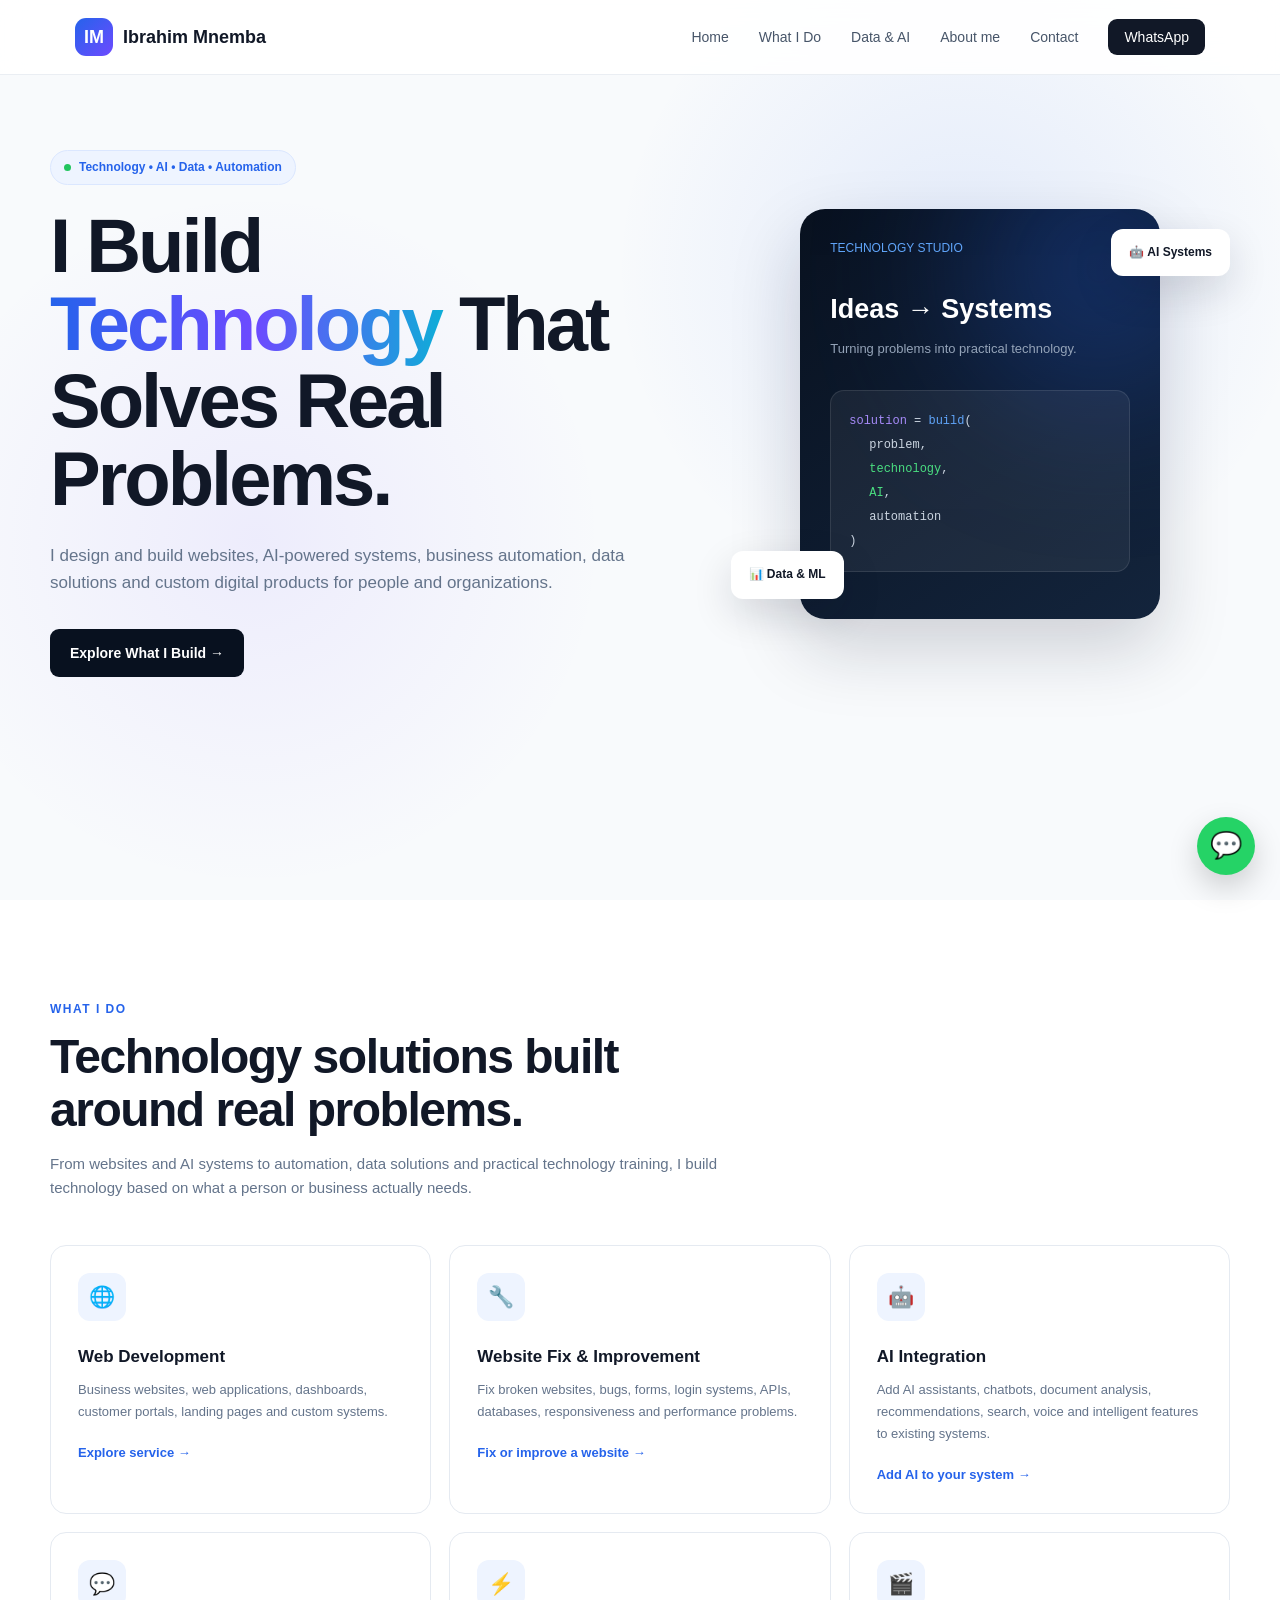
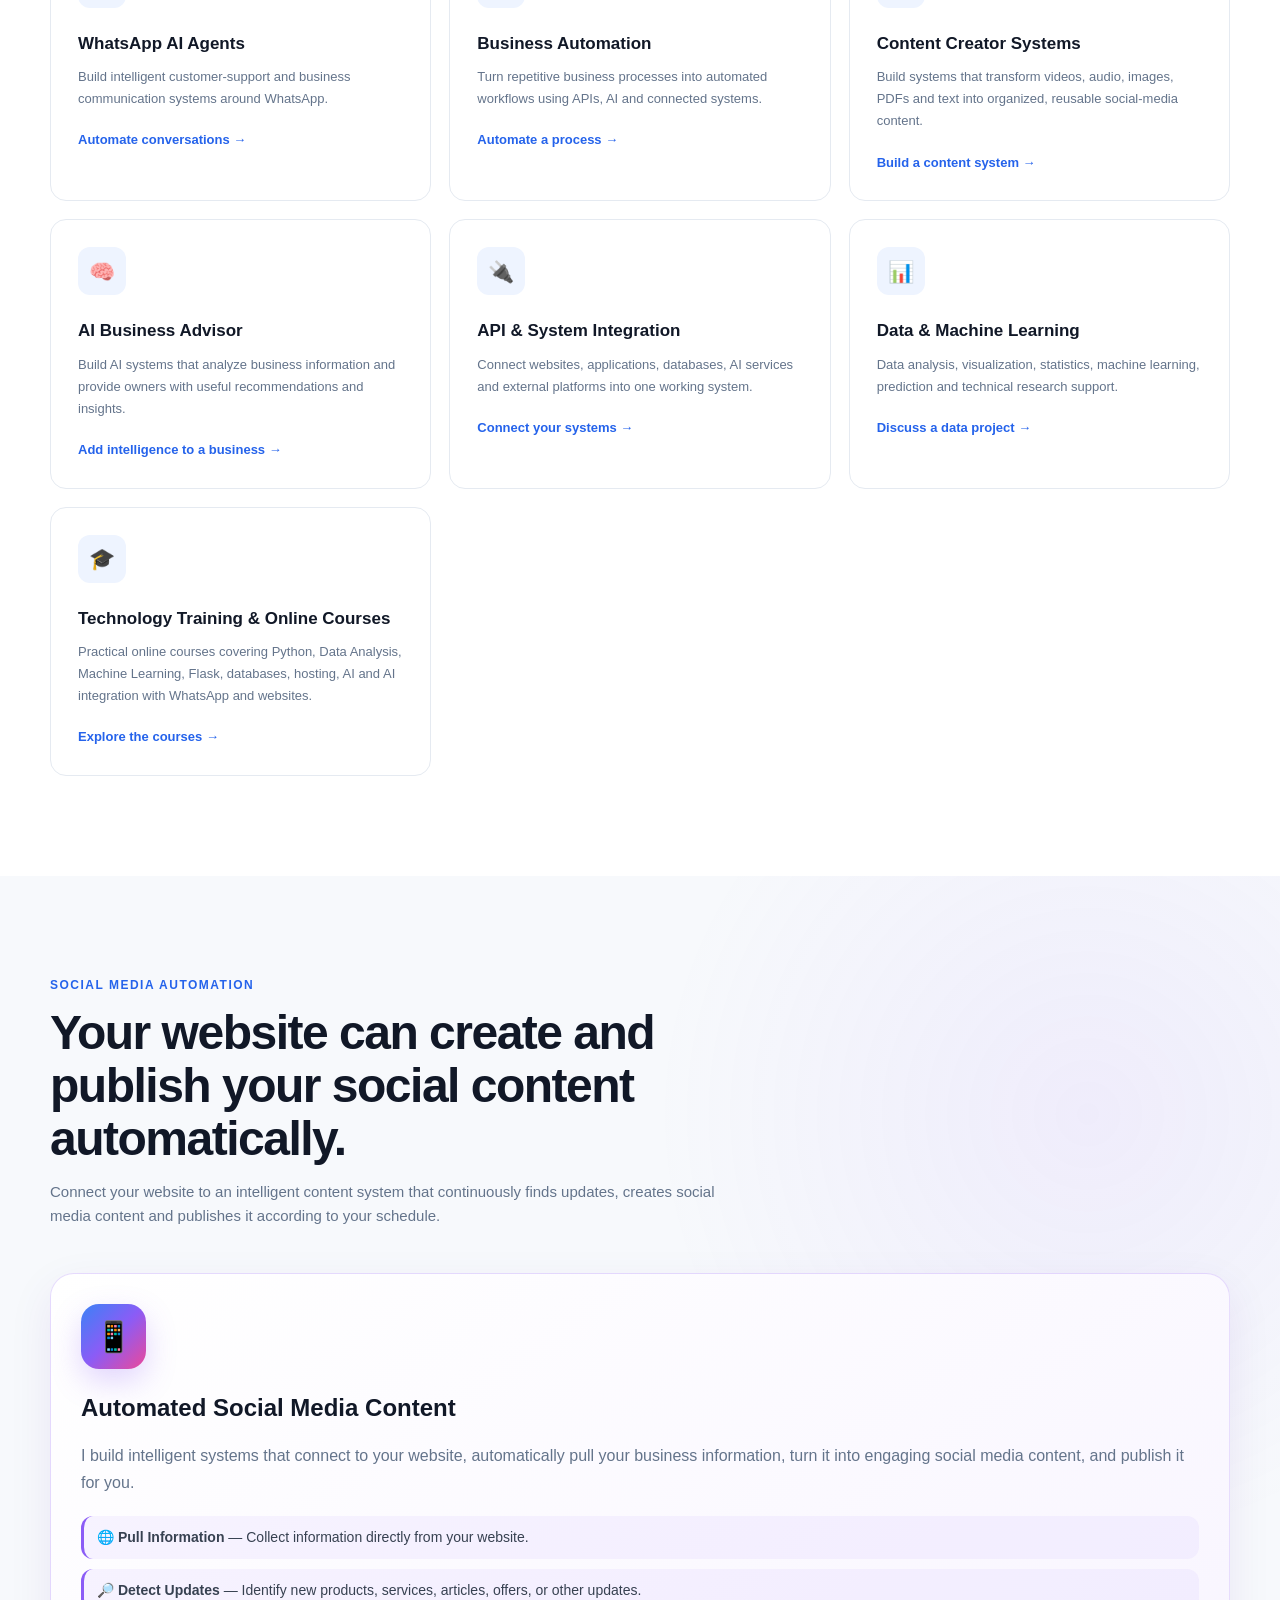
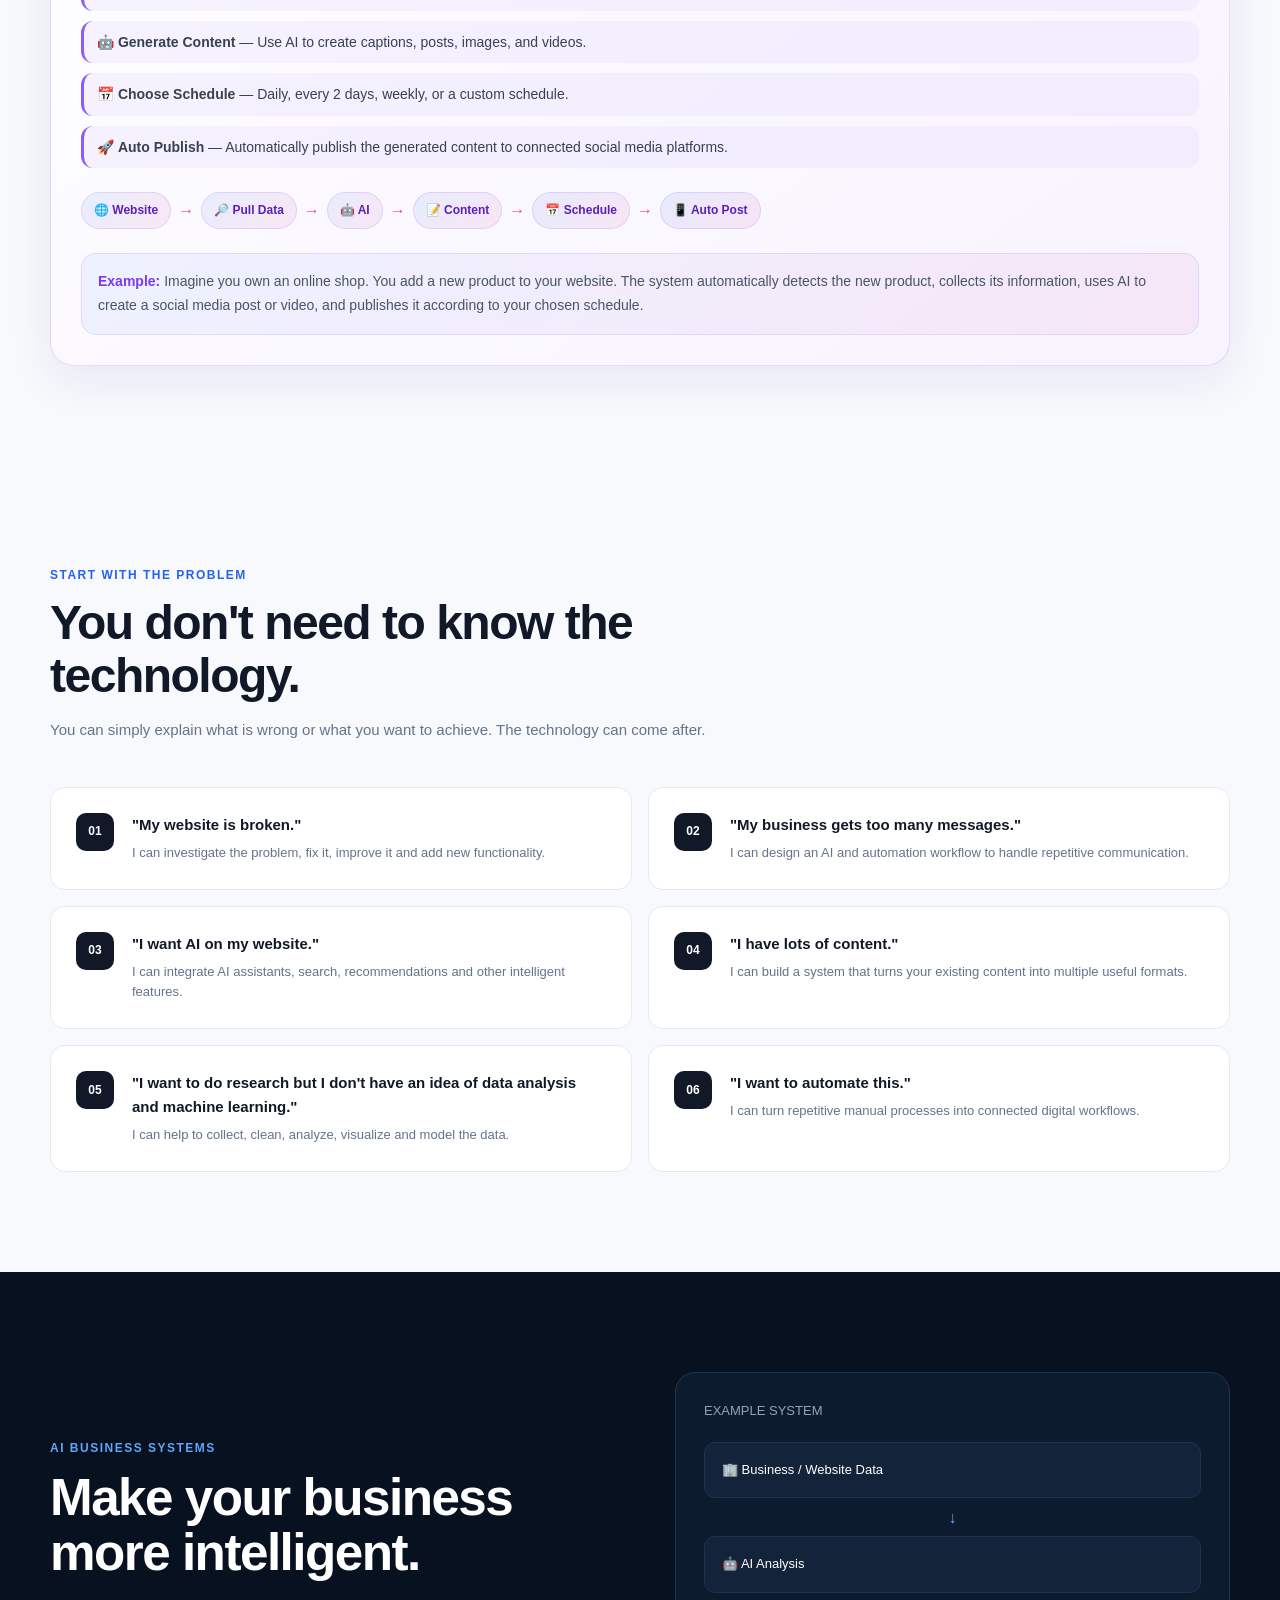
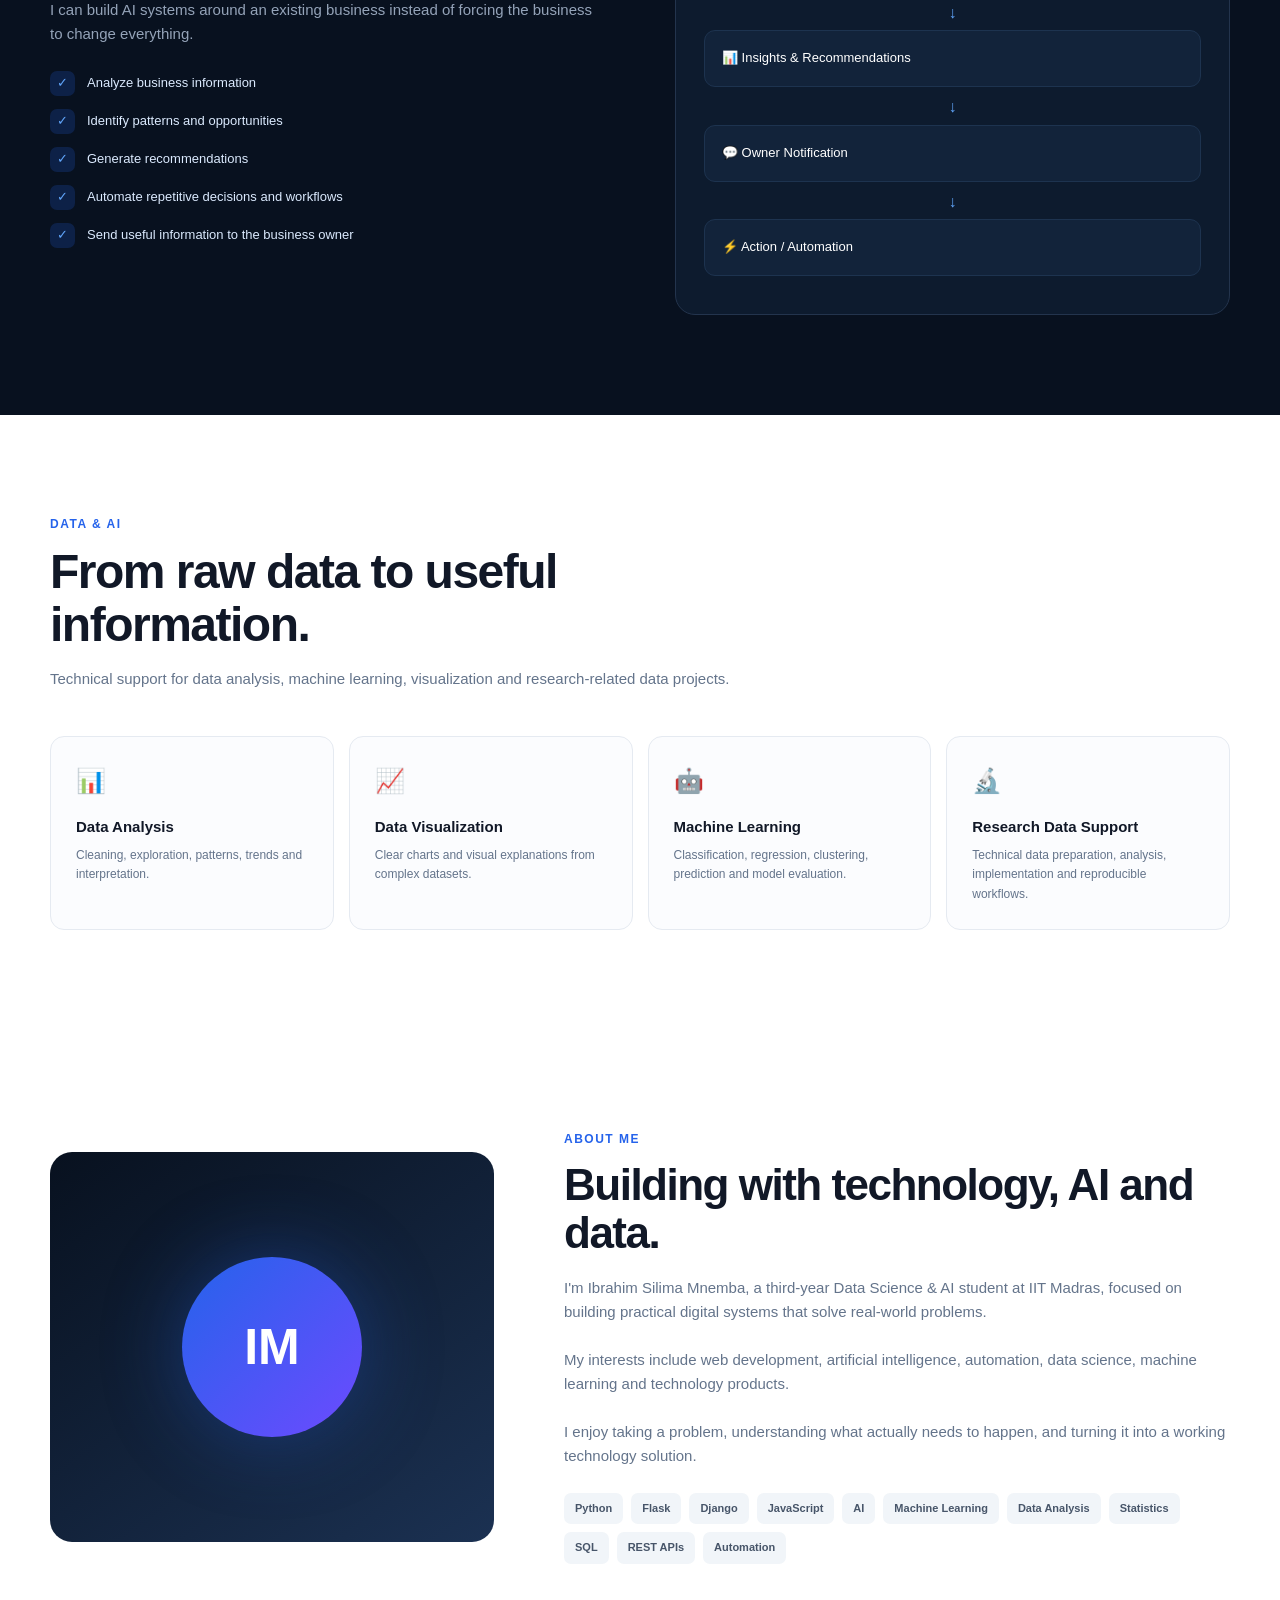
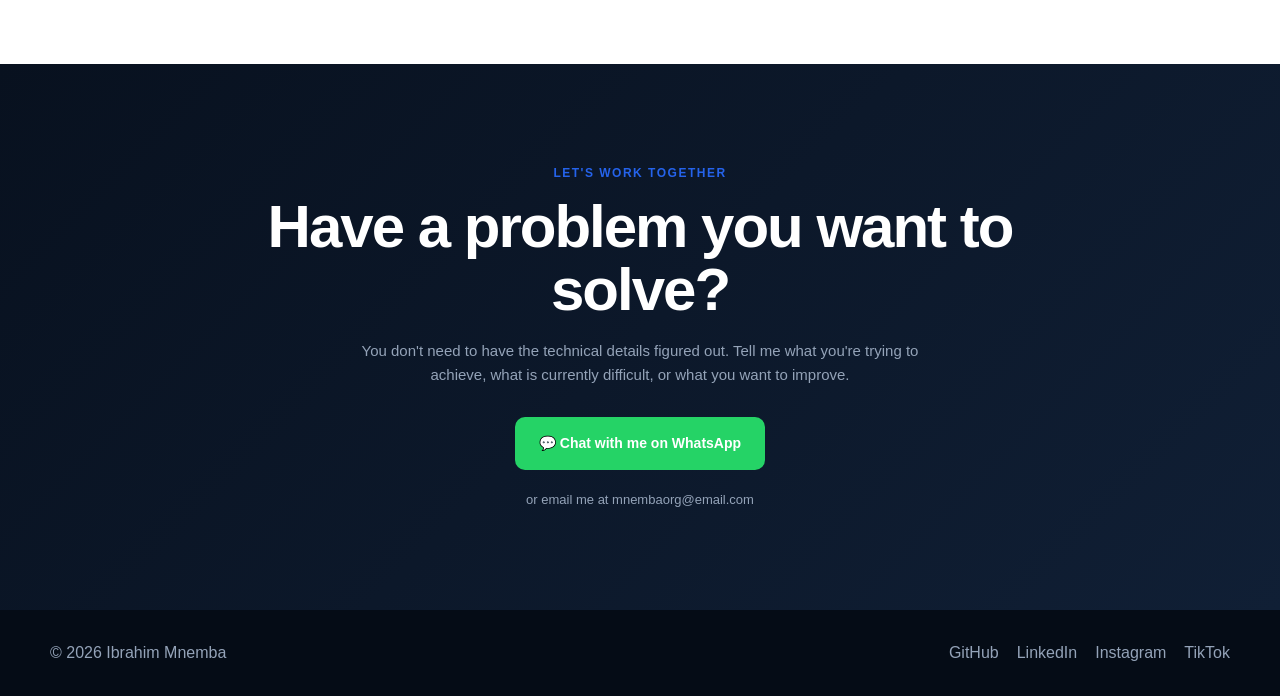
<file: index.html>
<!DOCTYPE html>
<html lang="en">

<head>
    <meta charset="UTF-8">
    <meta name="viewport" content="width=device-width, initial-scale=1.0">

    <title>Ibrahim Mnemba | Technology & AI</title>

    <meta name="description"
          content="I build websites, AI systems, automation solutions, data products and technology solutions that solve real problems.">

    <style>

        * {
            margin: 0;
            padding: 0;
            box-sizing: border-box;
        }

        html {
            scroll-behavior: smooth;
        }

        body {
            font-family: Inter, Arial, Helvetica, sans-serif;
            background: #f7f9fc;
            color: #111827;
            line-height: 1.6;
        }

        a {
            text-decoration: none;
            color: inherit;
        }

        button {
            font-family: inherit;
        }

        :root {
            --dark: #08111f;
            --dark-2: #0d1b2e;
            --blue: #2563eb;
            --purple: #6d4aff;
            --cyan: #06b6d4;
            --text: #111827;
            --muted: #64748b;
            --light: #f7f9fc;
            --white: #ffffff;
            --border: #e5eaf1;
        }

        .navbar {
            position: fixed;
            top: 0;
            left: 0;
            width: 100%;
            z-index: 1000;
            background: rgba(255, 255, 255, 0.88);
            backdrop-filter: blur(15px);
            border-bottom: 1px solid rgba(229, 234, 241, 0.8);
        }

        .nav-container {
            max-width: 1180px;
            margin: auto;
            height: 74px;
            display: flex;
            align-items: center;
            justify-content: space-between;
            padding: 0 25px;
        }

        .logo {
            display: flex;
            align-items: center;
            gap: 10px;
            font-weight: 800;
            font-size: 18px;
        }

        .logo-box {
            width: 38px;
            height: 38px;
            border-radius: 11px;
            display: flex;
            align-items: center;
            justify-content: center;
            color: white;
            background: linear-gradient(
                135deg,
                var(--blue),
                var(--purple)
            );
        }

        .nav-links {
            display: flex;
            align-items: center;
            gap: 30px;
            list-style: none;
        }

        .nav-links a {
            color: #475569;
            font-size: 14px;
            font-weight: 500;
            transition: 0.2s;
        }

        .nav-links a:hover {
            color: var(--blue);
        }

        .nav-whatsapp {
            background: #111827;
            color: white !important;
            padding: 10px 16px;
            border-radius: 9px;
        }

        .nav-whatsapp:hover {
            background: #1f2937;
            color: white !important;
        }

        .hero {
            min-height: 100vh;
            padding: 150px 25px 90px;
            background:
                radial-gradient(
                    circle at 75% 30%,
                    rgba(37, 99, 235, 0.10),
                    transparent 30%
                ),
                radial-gradient(
                    circle at 20% 60%,
                    rgba(109, 74, 255, 0.08),
                    transparent 30%
                ),
                #f8fafc;
        }

        .hero-container {
            max-width: 1180px;
            margin: auto;
            display: grid;
            grid-template-columns: 1.1fr 0.9fr;
            gap: 70px;
            align-items: center;
        }

        .hero-label {
            display: inline-flex;
            align-items: center;
            gap: 8px;
            background: #eef4ff;
            color: #2563eb;
            border: 1px solid #dbe7ff;
            padding: 7px 13px;
            border-radius: 30px;
            font-size: 12px;
            font-weight: 700;
            margin-bottom: 22px;
        }

        .hero-dot {
            width: 7px;
            height: 7px;
            background: #22c55e;
            border-radius: 50%;
        }

        .hero h1 {
            font-size: clamp(45px, 6vw, 76px);
            line-height: 1.02;
            letter-spacing: -3px;
            max-width: 750px;
        }

        .gradient-text {
            background: linear-gradient(
                90deg,
                #2563eb,
                #6d4aff,
                #06b6d4
            );
            -webkit-background-clip: text;
            background-clip: text;
            color: transparent;
        }

        .hero-description {
            max-width: 620px;
            margin-top: 25px;
            color: var(--muted);
            font-size: 17px;
        }

        .hero-buttons {
            display: flex;
            gap: 13px;
            margin-top: 32px;
            flex-wrap: wrap;
        }

        .btn {
            display: inline-flex;
            align-items: center;
            justify-content: center;
            gap: 8px;
            padding: 13px 20px;
            border-radius: 9px;
            font-size: 14px;
            font-weight: 700;
            transition: 0.25s;
        }

        .btn-primary {
            background: var(--dark);
            color: white;
        }

        .btn-primary:hover {
            transform: translateY(-2px);
            background: #16243a;
        }

        .btn-outline {
            border: 1px solid #d9e0e9;
            background: white;
            color: #1e293b;
        }

        .btn-outline:hover {
            border-color: var(--blue);
            color: var(--blue);
        }

        .hero-visual {
            position: relative;
            min-height: 470px;
            display: flex;
            align-items: center;
            justify-content: center;
        }

        .visual-card {
            width: 360px;
            height: 410px;
            border-radius: 25px;
            background: linear-gradient(
                145deg,
                #08111f,
                #13243c
            );
            position: relative;
            box-shadow:
                0 30px 70px rgba(15, 23, 42, 0.18);
            overflow: hidden;
        }

        .visual-glow {
            position: absolute;
            width: 240px;
            height: 240px;
            border-radius: 50%;
            background: #2563eb;
            filter: blur(90px);
            opacity: 0.4;
            top: -60px;
            right: -60px;
        }

        .visual-content {
            position: relative;
            z-index: 2;
            padding: 30px;
            color: white;
        }

        .code-window {
            background: rgba(255,255,255,0.06);
            border: 1px solid rgba(255,255,255,0.1);
            border-radius: 14px;
            padding: 18px;
            margin-top: 30px;
            font-family: monospace;
            font-size: 12px;
            color: #cbd5e1;
            line-height: 2;
        }

        .code-blue {
            color: #60a5fa;
        }

        .code-purple {
            color: #a78bfa;
        }

        .code-green {
            color: #4ade80;
        }

        .visual-title {
            font-size: 27px;
            font-weight: 800;
            margin-top: 30px;
        }

        .visual-subtitle {
            color: #94a3b8;
            font-size: 13px;
            margin-top: 8px;
        }

        .floating-card {
            position: absolute;
            background: white;
            padding: 14px 18px;
            border-radius: 12px;
            box-shadow:
                0 15px 40px rgba(15, 23, 42, 0.14);
            font-size: 12px;
            font-weight: 700;
            z-index: 5;
        }

        .floating-one {
            top: 50px;
            right: 0;
        }

        .floating-two {
            bottom: 50px;
            left: 0;
        }

        section {
            padding: 100px 25px;
        }

        .container {
            max-width: 1180px;
            margin: auto;
        }

        .section-heading {
            max-width: 700px;
            margin-bottom: 45px;
        }

        .section-label {
            color: var(--blue);
            font-size: 12px;
            font-weight: 800;
            text-transform: uppercase;
            letter-spacing: 1.5px;
            margin-bottom: 12px;
        }

        .section-heading h2 {
            font-size: clamp(32px, 4vw, 48px);
            line-height: 1.1;
            letter-spacing: -1.5px;
        }

        .section-heading p {
            margin-top: 15px;
            color: var(--muted);
            font-size: 15px;
        }

        .services {
            background: white;
        }

        .services-grid {
            display: grid;
            grid-template-columns: repeat(3, 1fr);
            gap: 18px;
        }

        .service-card {
            border: 1px solid var(--border);
            border-radius: 16px;
            padding: 27px;
            background: white;
            transition: 0.25s;
            position: relative;
            overflow: hidden;
            display: block;
            text-decoration: none;
            color: inherit;
            cursor: pointer;
        }

        .service-card:hover {
            transform: translateY(-5px);
            border-color: #cbd5e1;
            box-shadow:
                0 18px 45px rgba(15,23,42,0.08);
        }

        .service-icon {
            width: 48px;
            height: 48px;
            border-radius: 12px;
            display: flex;
            align-items: center;
            justify-content: center;
            background: #eef4ff;
            color: var(--blue);
            font-size: 21px;
            margin-bottom: 22px;
        }

        .service-card h3 {
            font-size: 17px;
            margin-bottom: 9px;
        }

        .service-card p {
            color: var(--muted);
            font-size: 13px;
            line-height: 1.7;
        }

        .service-arrow {
            margin-top: 20px;
            color: var(--blue);
            font-size: 13px;
            font-weight: 700;
        }

        .social-automation-section {
            background:
                radial-gradient(
                    circle at 85% 20%,
                    rgba(139, 92, 246, 0.08),
                    transparent 30%
                ),
                #f7f9fc;
        }

        .social-automation-card {
            position: relative;
            overflow: hidden;
            padding: 30px;
            border-radius: 24px;
            background:
                linear-gradient(145deg, #ffffff, #f7f3ff);
            border: 1px solid rgba(139, 92, 246, 0.20);
            box-shadow: 0 15px 45px rgba(76, 29, 149, 0.08);
            transition: all 0.3s ease;
        }

        .social-automation-card:hover {
            transform: translateY(-8px);
            border-color: rgba(236, 72, 153, 0.45);
            box-shadow: 0 25px 60px rgba(139, 92, 246, 0.16);
        }

        .social-icon {
            width: 65px;
            height: 65px;
            display: flex;
            align-items: center;
            justify-content: center;
            border-radius: 18px;
            font-size: 30px;
            margin-bottom: 20px;
            color: white;
            background: linear-gradient(
                135deg,
                #3b82f6,
                #8b5cf6,
                #ec4899
            );
            box-shadow: 0 12px 30px rgba(139, 92, 246, 0.25);
        }

        .social-automation-card h3 {
            font-size: 24px;
            margin-bottom: 14px;
            color: #111827;
        }

        .social-automation-card > p {
            color: #64748b;
            line-height: 1.7;
            margin-bottom: 20px;
        }

        .automation-features {
            display: grid;
            gap: 10px;
            margin: 20px 0;
        }

        .automation-feature {
            padding: 10px 13px;
            border-radius: 12px;
            background: rgba(139, 92, 246, 0.06);
            border-left: 3px solid #8b5cf6;
            color: #374151;
            font-size: 14px;
        }

        .automation-flow {
            display: flex;
            flex-wrap: wrap;
            align-items: center;
            gap: 7px;
            margin: 24px 0;
        }

        .flow-item {
            padding: 8px 12px;
            border-radius: 50px;
            font-size: 12px;
            font-weight: 700;
            color: #5b21b6;
            background: linear-gradient(
                135deg,
                rgba(59,130,246,.10),
                rgba(236,72,153,.10)
            );
            border: 1px solid rgba(139,92,246,.18);
        }

        .flow-arrow {
            color: #ec4899;
            font-weight: bold;
        }

        .automation-example {
            padding: 16px;
            border-radius: 15px;
            background: linear-gradient(
                135deg,
                rgba(59,130,246,.07),
                rgba(236,72,153,.07)
            );
            border: 1px solid rgba(139,92,246,.15);
            font-size: 14px;
            line-height: 1.7;
            color: #475569;
        }

        .automation-example strong {
            color: #7c3aed;
        }

        .problems {
            background: #f7f9fc;
        }

        .problem-grid {
            display: grid;
            grid-template-columns: repeat(2, 1fr);
            gap: 16px;
        }

        .problem-card {
            background: white;
            border: 1px solid var(--border);
            border-radius: 15px;
            padding: 25px;
            display: flex;
            gap: 18px;
        }

        .problem-number {
            min-width: 38px;
            height: 38px;
            border-radius: 10px;
            background: #111827;
            color: white;
            display: flex;
            align-items: center;
            justify-content: center;
            font-size: 12px;
            font-weight: 800;
        }

        .problem-card h3 {
            font-size: 15px;
            margin-bottom: 6px;
        }

        .problem-card p {
            color: var(--muted);
            font-size: 13px;
        }

        .feature {
            background: #08111f;
            color: white;
        }

        .feature-container {
            display: grid;
            grid-template-columns: 1fr 1fr;
            gap: 70px;
            align-items: center;
        }

        .feature .section-label {
            color: #60a5fa;
        }

        .feature h2 {
            font-size: clamp(34px, 4vw, 52px);
            line-height: 1.08;
            letter-spacing: -1.5px;
        }

        .feature-description {
            color: #94a3b8;
            margin-top: 18px;
            font-size: 15px;
        }

        .feature-list {
            margin-top: 25px;
            display: grid;
            gap: 13px;
        }

        .feature-item {
            display: flex;
            align-items: center;
            gap: 12px;
            color: #dbeafe;
            font-size: 13px;
        }

        .check {
            width: 25px;
            height: 25px;
            border-radius: 7px;
            background: rgba(37,99,235,0.2);
            display: flex;
            align-items: center;
            justify-content: center;
            color: #60a5fa;
        }

        .workflow {
            border: 1px solid #23344d;
            border-radius: 20px;
            padding: 28px;
            background: #0d1b2e;
        }

        .workflow-title {
            font-size: 13px;
            color: #94a3b8;
            margin-bottom: 20px;
        }

        .workflow-step {
            padding: 17px;
            border-radius: 11px;
            background: #12233a;
            border: 1px solid #1d334f;
            margin-bottom: 10px;
            font-size: 13px;
        }

        .workflow-arrow {
            text-align: center;
            color: #60a5fa;
            margin: -3px 0 5px;
        }

        .data-section {
            background: white;
        }

        .data-grid {
            display: grid;
            grid-template-columns: repeat(4, 1fr);
            gap: 15px;
        }

        .data-card {
            padding: 25px;
            border: 1px solid var(--border);
            border-radius: 14px;
            background: #fbfcfe;
        }

        .data-card span {
            font-size: 24px;
        }

        .data-card h3 {
            font-size: 15px;
            margin-top: 15px;
        }

        .data-card p {
            color: var(--muted);
            font-size: 12px;
            margin-top: 7px;
        }

        .projects {
            background: #f7f9fc;
        }

        .project-grid {
            display: grid;
            grid-template-columns: repeat(3, 1fr);
            gap: 20px;
        }

        .project-card {
            background: white;
            border: 1px solid var(--border);
            border-radius: 17px;
            overflow: hidden;
            transition: 0.25s;
        }

        .project-card:hover {
            transform: translateY(-5px);
            box-shadow:
                0 20px 50px rgba(15,23,42,0.08);
        }

        .project-image {
            height: 210px;
            background:
                radial-gradient(
                    circle at 70% 30%,
                    #2563eb,
                    transparent 25%
                ),
                linear-gradient(
                    135deg,
                    #08111f,
                    #172b49
                );
            display: flex;
            align-items: center;
            justify-content: center;
            color: white;
            font-size: 42px;
        }

        .project-content {
            padding: 24px;
        }

        .project-tag {
            color: var(--blue);
            font-size: 10px;
            text-transform: uppercase;
            font-weight: 800;
            letter-spacing: 1px;
        }

        .project-content h3 {
            margin-top: 8px;
            font-size: 19px;
        }

        .project-content p {
            color: var(--muted);
            font-size: 13px;
            margin-top: 8px;
        }

        .project-link {
            display: inline-block;
            margin-top: 17px;
            color: var(--blue);
            font-size: 12px;
            font-weight: 700;
        }

        .about {
            background: white;
        }

        .about-grid {
            display: grid;
            grid-template-columns: 0.8fr 1.2fr;
            gap: 70px;
            align-items: center;
        }

        .profile-box {
            min-height: 390px;
            border-radius: 22px;
            background:
                linear-gradient(
                    145deg,
                    #08111f,
                    #1b3152
                );
            display: flex;
            align-items: center;
            justify-content: center;
            color: white;
            position: relative;
            overflow: hidden;
        }

        .profile-circle {
            width: 180px;
            height: 180px;
            border-radius: 50%;
            background:
                linear-gradient(
                    135deg,
                    #2563eb,
                    #6d4aff
                );
            display: flex;
            align-items: center;
            justify-content: center;
            font-size: 50px;
            font-weight: 800;
            box-shadow:
                0 0 80px rgba(37,99,235,0.35);
        }

        .about h2 {
            font-size: 44px;
            line-height: 1.1;
            letter-spacing: -1.5px;
        }

        .about-text {
            color: var(--muted);
            font-size: 15px;
            margin-top: 18px;
        }

        .skills {
            display: flex;
            flex-wrap: wrap;
            gap: 8px;
            margin-top: 25px;
        }

        .skill {
            padding: 7px 11px;
            border-radius: 7px;
            background: #f1f5f9;
            color: #475569;
            font-size: 11px;
            font-weight: 600;
        }

        .contact {
            background:
                linear-gradient(
                    135deg,
                    #08111f,
                    #101f35
                );
            color: white;
            text-align: center;
        }

        .contact-container {
            max-width: 800px;
            margin: auto;
        }

        .contact h2 {
            font-size: clamp(38px, 5vw, 60px);
            line-height: 1.05;
            letter-spacing: -2px;
        }

        .contact p {
            color: #94a3b8;
            margin: 18px auto 30px;
            max-width: 600px;
            font-size: 15px;
        }

        .whatsapp-btn {
            display: inline-flex;
            align-items: center;
            gap: 10px;
            padding: 15px 24px;
            border-radius: 10px;
            background: #25d366;
            color: white;
            font-size: 14px;
            font-weight: 800;
            transition: 0.25s;
        }

        .whatsapp-btn:hover {
            transform: translateY(-3px);
            background: #20bd5a;
            box-shadow:
                0 12px 30px rgba(37,211,102,0.25);
        }

        .contact-email {
            display: block;
            margin-top: 20px;
            color: #94a3b8;
            font-size: 13px;
        }

        footer {
            background: #050c16;
            color: #94a3b8;
            padding: 30px 25px;
        }

        .footer-container {
            max-width: 1180px;
            margin: auto;
            display: flex;
            align-items: center;
            justify-content: space-between;
        }

        .footer-socials {
            display: flex;
            gap: 18px;
        }

        .footer-socials a:hover {
            color: white;
        }

        .floating-whatsapp {
            position: fixed;
            right: 25px;
            bottom: 25px;
            width: 58px;
            height: 58px;
            border-radius: 50%;
            background: #25d366;
            color: white;
            display: flex;
            align-items: center;
            justify-content: center;
            font-size: 26px;
            box-shadow:
                0 12px 30px rgba(0,0,0,0.18);
            z-index: 999;
            transition: 0.25s;
        }

        .floating-whatsapp:hover {
            transform: scale(1.08);
        }

        @media (max-width: 950px) {

            .hero-container,
            .feature-container,
            .about-grid {
                grid-template-columns: 1fr;
            }

            .hero {
                padding-top: 130px;
            }

            .hero-visual {
                min-height: 420px;
            }

            .services-grid,
            .project-grid {
                grid-template-columns: repeat(2, 1fr);
            }

            .data-grid {
                grid-template-columns: repeat(2, 1fr);
            }
        }

        @media (max-width: 700px) {

            .nav-links {
                display: none;
            }

            .nav-container {
                padding: 0 18px;
            }

            section {
                padding: 75px 18px;
            }

            .hero {
                padding-left: 18px;
                padding-right: 18px;
            }

            .hero h1 {
                letter-spacing: -2px;
            }

            .hero-description {
                font-size: 15px;
            }

            .visual-card {
                width: 310px;
            }

            .floating-one {
                right: -5px;
            }

            .floating-two {
                left: -5px;
            }

            .services-grid,
            .project-grid,
            .problem-grid,
            .data-grid {
                grid-template-columns: 1fr;
            }

            .about h2 {
                font-size: 35px;
            }

            .footer-container {
                flex-direction: column;
                gap: 15px;
                text-align: center;
            }
        }

    </style>
</head>

<body>

    <nav class="navbar">

        <div class="nav-container">

            <a href="#home" class="logo">

                <div class="logo-box">
                    IM
                </div>

                Ibrahim Mnemba

            </a>

            <ul class="nav-links">

                <li>
                    <a href="#home">Home</a>
                </li>

                <li>
                    <a href="#services">What I Do</a>
                </li>

                <li>
                    <a href="#data">Data & AI</a>
                </li>

                <li>
                    <a href="#about">About me</a>
                </li>

                <li>
                    <a href="#contact">Contact</a>
                </li>

                <li>
                    <a
                        class="nav-whatsapp"
                        href="https://wa.me/255774302043?text=Hello%20Ibrahim%2C%20I%20saw%20your%20website%20and%20I%27d%20like%20to%20discuss%20a%20project."
                        target="_blank"
                    >
                        WhatsApp
                    </a>
                </li>

            </ul>

        </div>

    </nav>


    <section class="hero" id="home">

        <div class="hero-container">

            <div class="hero-content">

                <div class="hero-label">

                    <span class="hero-dot"></span>

                    Technology • AI • Data • Automation

                </div>

                <h1>

                    I Build
                    <span class="gradient-text">
                        Technology
                    </span>

                    That Solves Real Problems.

                </h1>

                <p class="hero-description">

                    I design and build websites, AI-powered systems,
                    business automation, data solutions and custom
                    digital products for people and organizations.

                </p>

                <div class="hero-buttons">

                    <a href="#services" class="btn btn-primary">
                        Explore What I Build →
                    </a>

                </div>

            </div>


            <div class="hero-visual">

                <div class="floating-card floating-one">
                    🤖 AI Systems
                </div>

                <div class="floating-card floating-two">
                    📊 Data & ML
                </div>

                <div class="visual-card">

                    <div class="visual-glow"></div>

                    <div class="visual-content">

                        <div style="color:#60a5fa;font-size:12px;">
                            TECHNOLOGY STUDIO
                        </div>

                        <div class="visual-title">
                            Ideas → Systems
                        </div>

                        <div class="visual-subtitle">
                            Turning problems into practical technology.
                        </div>

                        <div class="code-window">

                            <div>
                                <span class="code-purple">solution</span> =
                                <span class="code-blue">build</span>(
                            </div>

                            <div style="padding-left:20px;">
                                problem,
                            </div>

                            <div style="padding-left:20px;">
                                <span class="code-green">technology</span>,
                            </div>

                            <div style="padding-left:20px;">
                                <span class="code-green">AI</span>,
                            </div>

                            <div style="padding-left:20px;">
                                automation
                            </div>

                            <div>
                                )
                            </div>

                        </div>

                    </div>

                </div>

            </div>

        </div>

    </section>


    <section class="services" id="services">

        <div class="container">

            <div class="section-heading">

                <div class="section-label">
                    What I Do
                </div>

                <h2>
                    Technology solutions built around real problems.
                </h2>

                <p>
                    From websites and AI systems to automation, data
                    solutions and practical technology training, I build
                    technology based on what a person or business actually needs.
                </p>

            </div>


            <div class="services-grid">

                <a class="service-card" href="../mnemba_tech/services/web-development.html">

                    <div class="service-icon">
                        🌐
                    </div>

                    <h3>
                        Web Development
                    </h3>

                    <p>
                        Business websites, web applications,
                        dashboards, customer portals, landing pages
                        and custom systems.
                    </p>

                    <div class="service-arrow">
                        Explore service →
                    </div>

                </a>


                <a class="service-card" href="../mnemba_tech/services/website-fix.html">

                    <div class="service-icon">
                        🔧
                    </div>

                    <h3>
                        Website Fix & Improvement
                    </h3>

                    <p>
                        Fix broken websites, bugs, forms, login
                        systems, APIs, databases, responsiveness
                        and performance problems.
                    </p>

                    <div class="service-arrow">
                        Fix or improve a website →
                    </div>

                </a>


                <a class="service-card" href="../mnemba_tech/services/ai-integration.html">

                    <div class="service-icon">
                        🤖
                    </div>

                    <h3>
                        AI Integration
                    </h3>

                    <p>
                        Add AI assistants, chatbots, document
                        analysis, recommendations, search,
                        voice and intelligent features to existing systems.
                    </p>

                    <div class="service-arrow">
                        Add AI to your system →
                    </div>

                </a>


                <a class="service-card" href="../mnemba_tech/services/whatsapp-ai-agents.html">

                    <div class="service-icon">
                        💬
                    </div>

                    <h3>
                        WhatsApp AI Agents
                    </h3>

                    <p>
                        Build intelligent customer-support and
                        business communication systems around WhatsApp.
                    </p>

                    <div class="service-arrow">
                        Automate conversations →
                    </div>

                </a>


                <a class="service-card" href="../mnemba_tech/services/business-automation.html">

                    <div class="service-icon">
                        ⚡
                    </div>

                    <h3>
                        Business Automation
                    </h3>

                    <p>
                        Turn repetitive business processes into
                        automated workflows using APIs, AI and
                        connected systems.
                    </p>

                    <div class="service-arrow">
                        Automate a process →
                    </div>

                </a>


                <a class="service-card" href="../mnemba_tech/services/content-creator-systems.html">

                    <div class="service-icon">
                        🎬
                    </div>

                    <h3>
                        Content Creator Systems
                    </h3>

                    <p>
                        Build systems that transform videos, audio,
                        images, PDFs and text into organized,
                        reusable social-media content.
                    </p>

                    <div class="service-arrow">
                        Build a content system →
                    </div>

                </a>


                <a class="service-card" href="../mnemba_tech/services/ai-business-advisor.html">

                    <div class="service-icon">
                        🧠
                    </div>

                    <h3>
                        AI Business Advisor
                    </h3>

                    <p>
                        Build AI systems that analyze business
                        information and provide owners with useful
                        recommendations and insights.
                    </p>

                    <div class="service-arrow">
                        Add intelligence to a business →
                    </div>

                </a>


                <a class="service-card" href="../mnemba_tech/services/api-system-integration.html">

                    <div class="service-icon">
                        🔌
                    </div>

                    <h3>
                        API & System Integration
                    </h3>

                    <p>
                        Connect websites, applications, databases,
                        AI services and external platforms into one
                        working system.
                    </p>

                    <div class="service-arrow">
                        Connect your systems →
                    </div>

                </a>


                <a class="service-card" href="../mnemba_tech/services/data-machine-learning.html">

                    <div class="service-icon">
                        📊
                    </div>

                    <h3>
                        Data & Machine Learning
                    </h3>

                    <p>
                        Data analysis, visualization, statistics,
                        machine learning, prediction and
                        technical research support.
                    </p>

                    <div class="service-arrow">
                        Discuss a data project →
                    </div>

                </a>


                <a class="service-card" href="../mnemba_tech/services/technology-training.html">

                    <div class="service-icon">
                        🎓
                    </div>

                    <h3>
                        Technology Training & Online Courses
                    </h3>

                    <p>
                        Practical online courses covering Python,
                        Data Analysis, Machine Learning, Flask,
                        databases, hosting, AI and AI integration
                        with WhatsApp and websites.
                    </p>

                    <div class="service-arrow">
                        Explore the courses →
                    </div>

                </a>

            </div>

        </div>

    </section>


    <section class="social-automation-section">

        <div class="container">

            <div class="section-heading">

                <div class="section-label">
                    Social Media Automation
                </div>

                <h2>
                    Your website can create and publish your social content automatically.
                </h2>

                <p>
                    Connect your website to an intelligent content system
                    that continuously finds updates, creates social media
                    content and publishes it according to your schedule.
                </p>

            </div>


            <div class="social-automation-card">

                <div class="social-icon">
                    📱
                </div>

                <h3>
                    Automated Social Media Content
                </h3>

                <p>
                    I build intelligent systems that connect to your website,
                    automatically pull your business information, turn it into
                    engaging social media content, and publish it for you.
                </p>


                <div class="automation-features">

                    <div class="automation-feature">
                        🌐 <strong>Pull Information</strong> —
                        Collect information directly from your website.
                    </div>

                    <div class="automation-feature">
                        🔎 <strong>Detect Updates</strong> —
                        Identify new products, services, articles,
                        offers, or other updates.
                    </div>

                    <div class="automation-feature">
                        🤖 <strong>Generate Content</strong> —
                        Use AI to create captions, posts, images, and videos.
                    </div>

                    <div class="automation-feature">
                        📅 <strong>Choose Schedule</strong> —
                        Daily, every 2 days, weekly, or a custom schedule.
                    </div>

                    <div class="automation-feature">
                        🚀 <strong>Auto Publish</strong> —
                        Automatically publish the generated content
                        to connected social media platforms.
                    </div>

                </div>


                <div class="automation-flow">

                    <span class="flow-item">
                        🌐 Website
                    </span>

                    <span class="flow-arrow">
                        →
                    </span>

                    <span class="flow-item">
                        🔎 Pull Data
                    </span>

                    <span class="flow-arrow">
                        →
                    </span>

                    <span class="flow-item">
                        🤖 AI
                    </span>

                    <span class="flow-arrow">
                        →
                    </span>

                    <span class="flow-item">
                        📝 Content
                    </span>

                    <span class="flow-arrow">
                        →
                    </span>

                    <span class="flow-item">
                        📅 Schedule
                    </span>

                    <span class="flow-arrow">
                        →
                    </span>

                    <span class="flow-item">
                        📱 Auto Post
                    </span>

                </div>


                <div class="automation-example">

                    <strong>Example:</strong>

                    Imagine you own an online shop. You add a new product
                    to your website. The system automatically detects the
                    new product, collects its information, uses AI to create
                    a social media post or video, and publishes it according
                    to your chosen schedule.

                </div>

            </div>

        </div>

    </section>


    <section class="problems">

        <div class="container">

            <div class="section-heading">

                <div class="section-label">
                    Start With The Problem
                </div>

                <h2>
                    You don't need to know the technology.
                </h2>

                <p>
                    You can simply explain what is wrong or what
                    you want to achieve. The technology can come after.
                </p>

            </div>


            <div class="problem-grid">

                <div class="problem-card">

                    <div class="problem-number">
                        01
                    </div>

                    <div>

                        <h3>
                            "My website is broken."
                        </h3>

                        <p>
                            I can investigate the problem, fix it,
                            improve it and add new functionality.
                        </p>

                    </div>

                </div>


                <div class="problem-card">

                    <div class="problem-number">
                        02
                    </div>

                    <div>

                        <h3>
                            "My business gets too many messages."
                        </h3>

                        <p>
                            I can design an AI and automation workflow
                            to handle repetitive communication.
                        </p>

                    </div>

                </div>


                <div class="problem-card">

                    <div class="problem-number">
                        03
                    </div>

                    <div>

                        <h3>
                            "I want AI on my website."
                        </h3>

                        <p>
                            I can integrate AI assistants, search,
                            recommendations and other intelligent features.
                        </p>

                    </div>

                </div>


                <div class="problem-card">

                    <div class="problem-number">
                        04
                    </div>

                    <div>

                        <h3>
                            "I have lots of content."
                        </h3>

                        <p>
                            I can build a system that turns your
                            existing content into multiple useful formats.
                        </p>

                    </div>

                </div>


                <div class="problem-card">

                    <div class="problem-number">
                        05
                    </div>

                    <div>

                        <h3>
                            "I want to do research but I don't have an idea of data analysis and machine learning."
                        </h3>

                        <p>
                            I can help to collect, clean, analyze, visualize and
                            model the data.
                        </p>

                    </div>

                </div>


                <div class="problem-card">

                    <div class="problem-number">
                        06
                    </div>

                    <div>

                        <h3>
                            "I want to automate this."
                        </h3>

                        <p>
                            I can turn repetitive manual processes
                            into connected digital workflows.
                        </p>

                    </div>

                </div>

            </div>

        </div>

    </section>


    <section class="feature">

        <div class="container feature-container">

            <div>

                <div class="section-label">
                    AI Business Systems
                </div>

                <h2>
                    Make your business more intelligent.
                </h2>

                <p class="feature-description">
                    I can build AI systems around an existing
                    business instead of forcing the business to
                    change everything.
                </p>


                <div class="feature-list">

                    <div class="feature-item">
                        <span class="check">✓</span>
                        Analyze business information
                    </div>

                    <div class="feature-item">
                        <span class="check">✓</span>
                        Identify patterns and opportunities
                    </div>

                    <div class="feature-item">
                        <span class="check">✓</span>
                        Generate recommendations
                    </div>

                    <div class="feature-item">
                        <span class="check">✓</span>
                        Automate repetitive decisions and workflows
                    </div>

                    <div class="feature-item">
                        <span class="check">✓</span>
                        Send useful information to the business owner
                    </div>

                </div>

            </div>


            <div class="workflow">

                <div class="workflow-title">
                    EXAMPLE SYSTEM
                </div>

                <div class="workflow-step">
                    🏢 Business / Website Data
                </div>

                <div class="workflow-arrow">
                    ↓
                </div>

                <div class="workflow-step">
                    🤖 AI Analysis
                </div>

                <div class="workflow-arrow">
                    ↓
                </div>

                <div class="workflow-step">
                    📊 Insights & Recommendations
                </div>

                <div class="workflow-arrow">
                    ↓
                </div>

                <div class="workflow-step">
                    💬 Owner Notification
                </div>

                <div class="workflow-arrow">
                    ↓
                </div>

                <div class="workflow-step">
                    ⚡ Action / Automation
                </div>

            </div>

        </div>

    </section>


    <section class="data-section" id="data">

        <div class="container">

            <div class="section-heading">

                <div class="section-label">
                    Data & AI
                </div>

                <h2>
                    From raw data to useful information.
                </h2>

                <p>
                    Technical support for data analysis, machine
                    learning, visualization and research-related
                    data projects.
                </p>

            </div>


            <div class="data-grid">

                <div class="data-card">

                    <span>📊</span>

                    <h3>
                        Data Analysis
                    </h3>

                    <p>
                        Cleaning, exploration, patterns,
                        trends and interpretation.
                    </p>

                </div>


                <div class="data-card">

                    <span>📈</span>

                    <h3>
                        Data Visualization
                    </h3>

                    <p>
                        Clear charts and visual explanations
                        from complex datasets.
                    </p>

                </div>


                <div class="data-card">

                    <span>🤖</span>

                    <h3>
                        Machine Learning
                    </h3>

                    <p>
                        Classification, regression, clustering,
                        prediction and model evaluation.
                    </p>

                </div>


                <div class="data-card">

                    <span>🔬</span>

                    <h3>
                        Research Data Support
                    </h3>

                    <p>
                        Technical data preparation, analysis,
                        implementation and reproducible workflows.
                    </p>

                </div>

            </div>

        </div>

    </section>


    <section class="about" id="about">

        <div class="container about-grid">

            <div class="profile-box">

                <div class="profile-circle">
                    IM
                </div>

            </div>


            <div>

                <div class="section-label">
                    About Me
                </div>

                <h2>
                    Building with technology, AI and data.
                </h2>

                <p class="about-text">

                    I'm Ibrahim Silima Mnemba,
                    a third-year Data Science & AI student at IIT Madras,
                    focused on building practical digital systems that solve real-world problems.

                    <br><br>

                    My interests include web development,
                    artificial intelligence, automation, data science,
                    machine learning and technology products.

                    <br><br>

                    I enjoy taking a problem, understanding what
                    actually needs to happen, and turning it into
                    a working technology solution.

                </p>


                <div class="skills">

                    <span class="skill">Python</span>
                    <span class="skill">Flask</span>
                    <span class="skill">Django</span>
                    <span class="skill">JavaScript</span>
                    <span class="skill">AI</span>
                    <span class="skill">Machine Learning</span>
                    <span class="skill">Data Analysis</span>
                    <span class="skill">Statistics</span>
                    <span class="skill">SQL</span>
                    <span class="skill">REST APIs</span>
                    <span class="skill">Automation</span>

                </div>

            </div>

        </div>

    </section>


    <section class="contact" id="contact">

        <div class="contact-container">

            <div class="section-label">
                Let's Work Together
            </div>

            <h2>
                Have a problem you want to solve?
            </h2>

            <p>
                You don't need to have the technical details figured
                out. Tell me what you're trying to achieve, what is
                currently difficult, or what you want to improve.
            </p>

            <a
                href="https://wa.me/255774302043?text=Hello%20Ibrahim%2C%20I%20visited%20your%20website%20and%20I%27d%20like%20to%20discuss%20a%20project."
                target="_blank"
                class="whatsapp-btn"
            >
                💬
                Chat with me on WhatsApp
            </a>

            <a
                href="mailto:mnembaorg@email.com"
                class="contact-email"
            >
                or email me at mnembaorg@email.com
            </a>

        </div>

    </section>


    <footer>

        <div class="footer-container">

            <div>
                © 2026 Ibrahim Mnemba
            </div>

            <div class="footer-socials">

                <a href="#" target="_blank">
                    GitHub
                </a>

                <a href="#" target="_blank">
                    LinkedIn
                </a>

                <a href="#" target="_blank">
                    Instagram
                </a>

                <a href="#" target="_blank">
                    TikTok
                </a>

            </div>

        </div>

    </footer>


    <a
        href="https://wa.me/255774302043?text=Hello%20Ibrahim%2C%20I%20saw%20your%20website%20and%20would%20like%20to%20discuss%20a%20project."
        target="_blank"
        class="floating-whatsapp"
        title="Chat with me on WhatsApp"
    >
        💬
    </a>

</body>
</html>
</file>
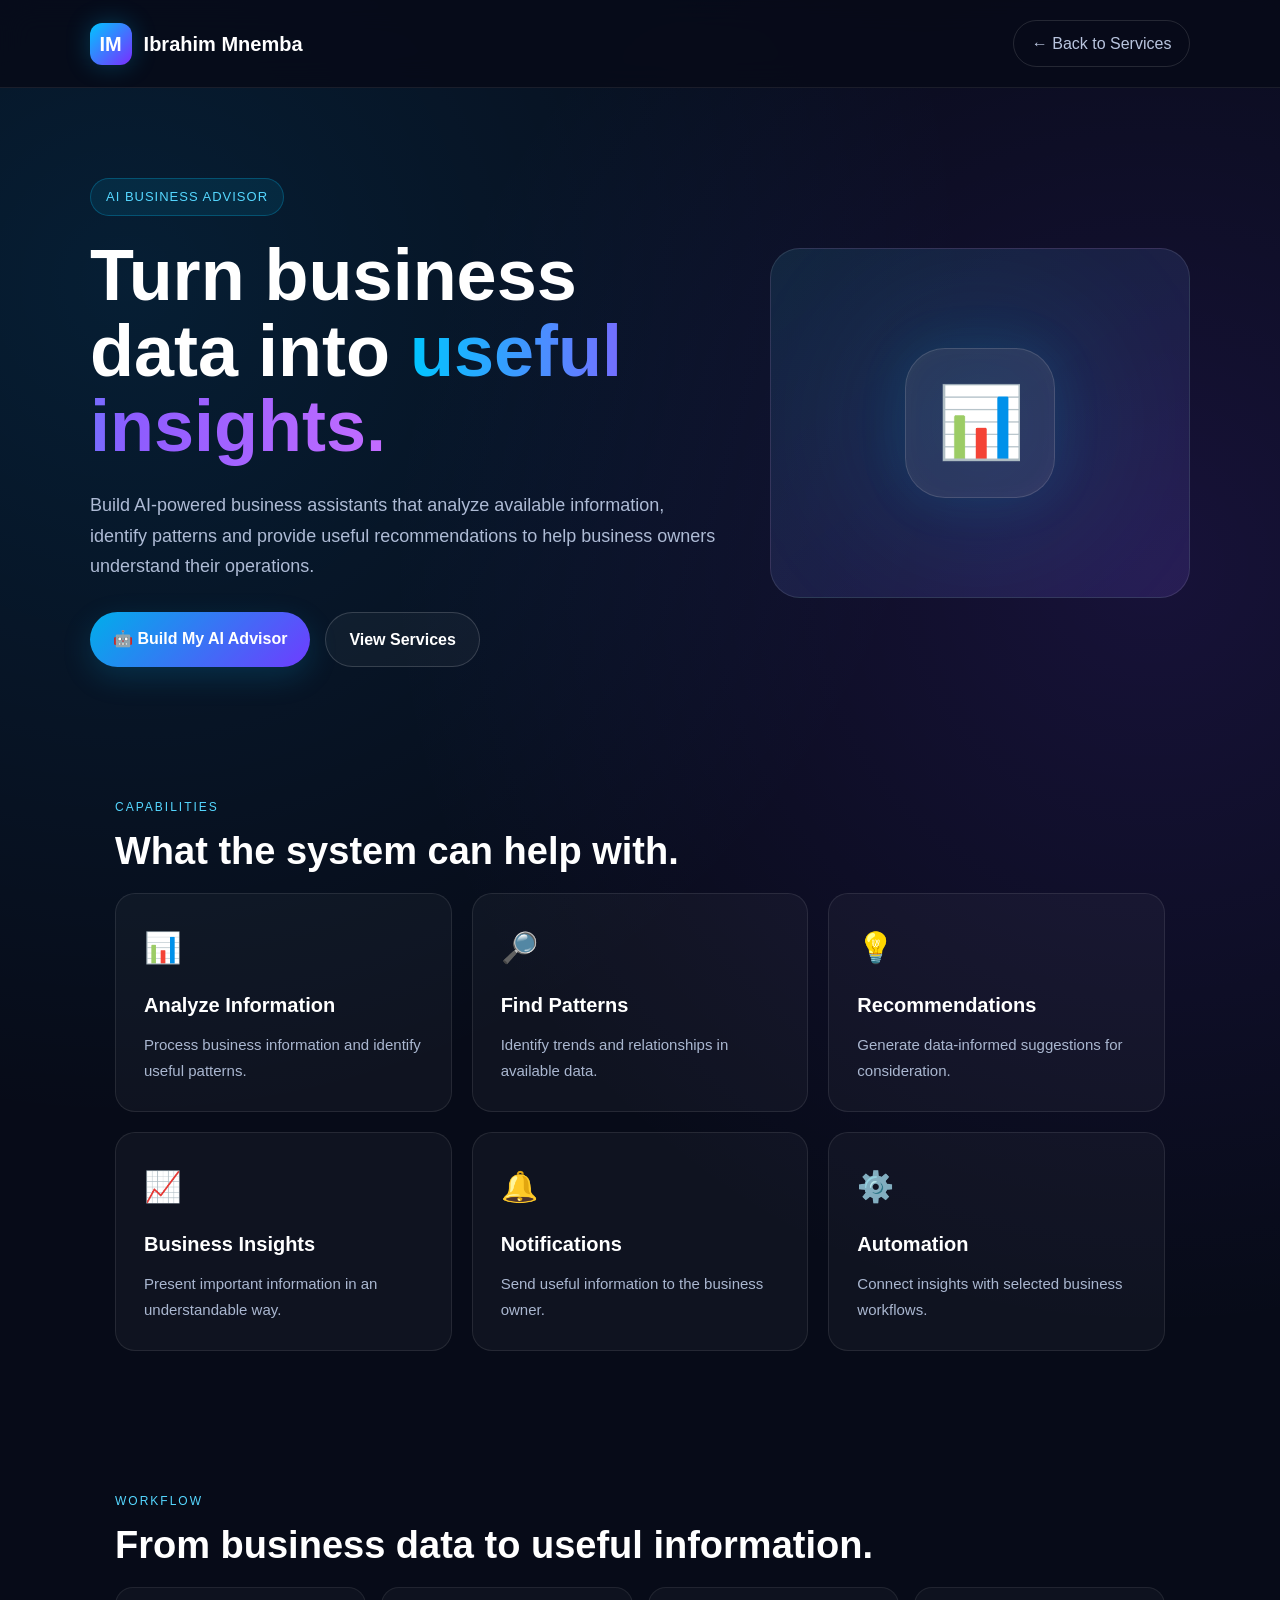
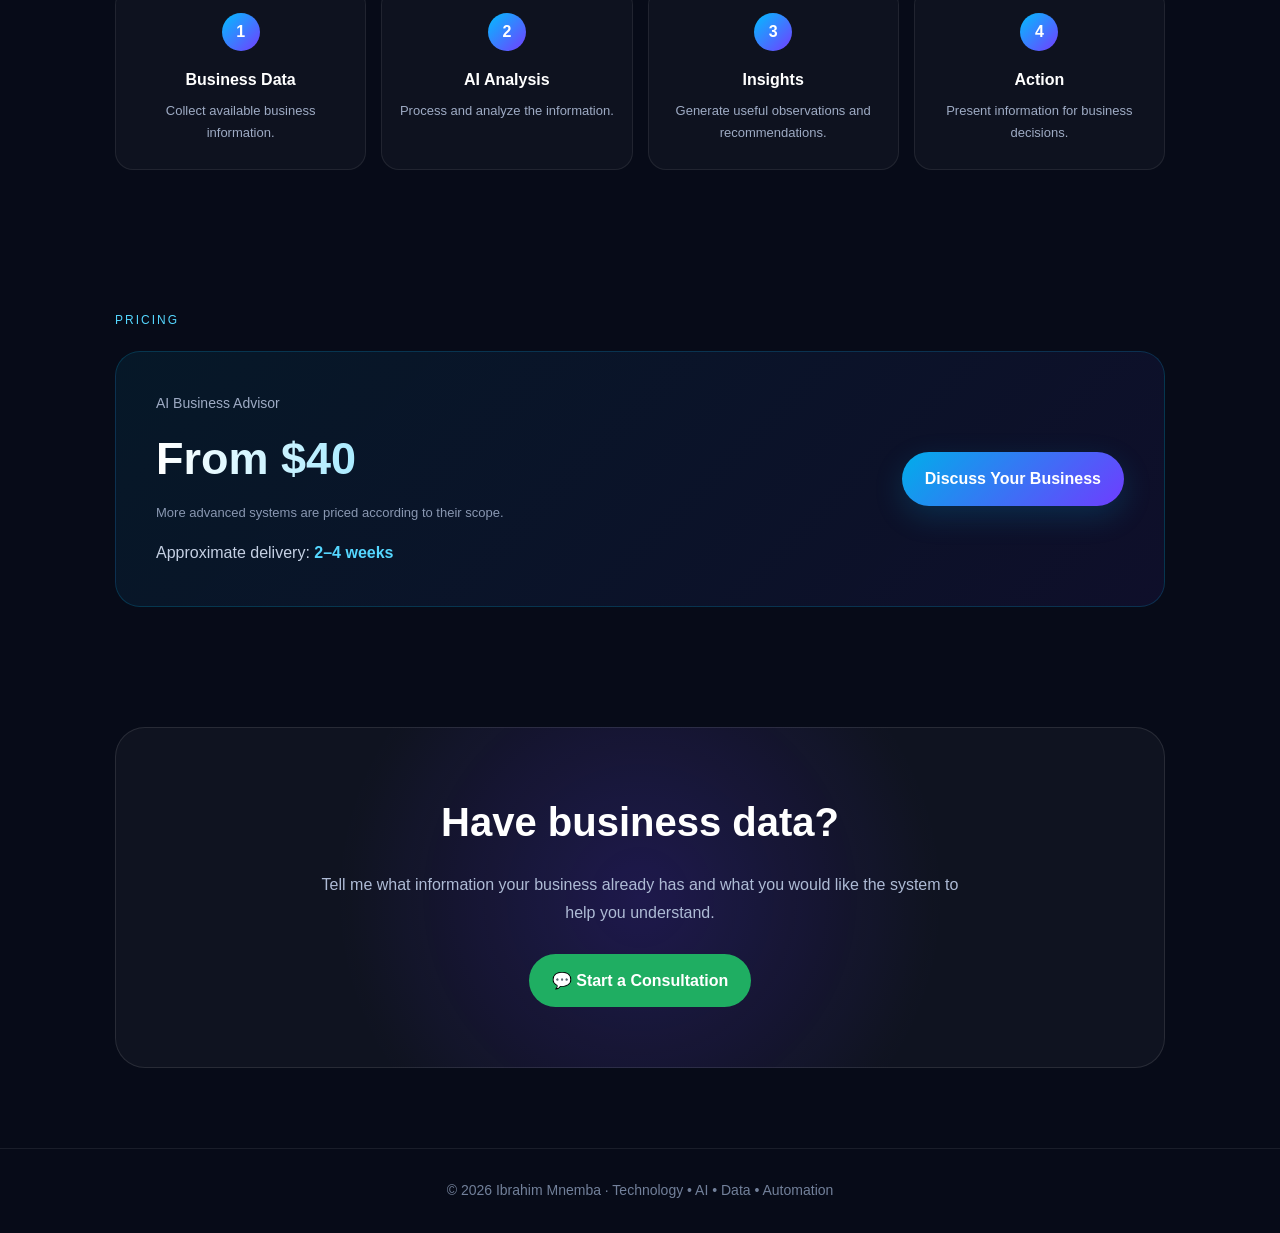
<file: services/ai-business-advisor.html>
<!DOCTYPE html>
<html lang="en">
<head>
    <meta charset="UTF-8">
    <meta name="viewport" content="width=device-width, initial-scale=1.0">
    <title>AI Business Advisor | Ibrahim Mnemba</title>
    <link rel="stylesheet" href="service.css">
</head>

<body>

<nav class="navbar">
    <a href="../index.html" class="logo">
        <span class="logo-box">IM</span>
        Ibrahim Mnemba
    </a>
    <a href="../index.html#services" class="back-link">← Back to Services</a>
</nav>

<section class="service-hero">
    <div>
        <span class="service-label">AI BUSINESS ADVISOR</span>

        <h1>
            Turn business data into
            <span class="gradient-text">useful insights.</span>
        </h1>

        <p class="hero-description">
            Build AI-powered business assistants that analyze available
            information, identify patterns and provide useful recommendations
            to help business owners understand their operations.
        </p>

        <div class="hero-buttons">
            <a href="https://wa.me/255774302043?text=Hello%20Ibrahim,%20I%20am%20interested%20in%20an%20AI%20business%20advisor."
               class="btn btn-primary">
                🤖 Build My AI Advisor
            </a>

            <a href="../index.html#services" class="btn btn-secondary">
                View Services
            </a>
        </div>
    </div>

    <div class="service-visual">
        <div class="visual-icon">📊</div>
    </div>
</section>

<section class="section">
    <div class="section-label">Capabilities</div>
    <h2>What the system can help with.</h2>

    <div class="cards">
        <div class="card">
            <div class="card-icon">📊</div>
            <h3>Analyze Information</h3>
            <p>Process business information and identify useful patterns.</p>
        </div>

        <div class="card">
            <div class="card-icon">🔎</div>
            <h3>Find Patterns</h3>
            <p>Identify trends and relationships in available data.</p>
        </div>

        <div class="card">
            <div class="card-icon">💡</div>
            <h3>Recommendations</h3>
            <p>Generate data-informed suggestions for consideration.</p>
        </div>

        <div class="card">
            <div class="card-icon">📈</div>
            <h3>Business Insights</h3>
            <p>Present important information in an understandable way.</p>
        </div>

        <div class="card">
            <div class="card-icon">🔔</div>
            <h3>Notifications</h3>
            <p>Send useful information to the business owner.</p>
        </div>

        <div class="card">
            <div class="card-icon">⚙️</div>
            <h3>Automation</h3>
            <p>Connect insights with selected business workflows.</p>
        </div>
    </div>
</section>

<section class="section">
    <div class="section-label">Workflow</div>
    <h2>From business data to useful information.</h2>

    <div class="process">
        <div class="process-step">
            <div class="step-number">1</div>
            <h3>Business Data</h3>
            <p>Collect available business information.</p>
        </div>

        <div class="process-step">
            <div class="step-number">2</div>
            <h3>AI Analysis</h3>
            <p>Process and analyze the information.</p>
        </div>

        <div class="process-step">
            <div class="step-number">3</div>
            <h3>Insights</h3>
            <p>Generate useful observations and recommendations.</p>
        </div>

        <div class="process-step">
            <div class="step-number">4</div>
            <h3>Action</h3>
            <p>Present information for business decisions.</p>
        </div>
    </div>
</section>

<section class="section">
    <div class="section-label">Pricing</div>

    <div class="pricing-box">
        <div>
            <div class="price-label">AI Business Advisor</div>
            <div class="price">From $40</div>
            <div class="price-note">
                More advanced systems are priced according to their scope.
            </div>
            <div class="delivery">
                Approximate delivery: <strong>2–4 weeks</strong>
            </div>
        </div>

        <a href="https://wa.me/255774302043?text=Hello%20Ibrahim,%20I%20want%20an%20AI%20business%20advisor."
           class="btn btn-primary">
            Discuss Your Business
        </a>
    </div>
</section>

<div class="cta">
    <h2>Have business data?</h2>
    <p>
        Tell me what information your business already has and what
        you would like the system to help you understand.
    </p>

    <a href="https://wa.me/255774302043?text=Hello%20Ibrahim,%20I%20want%20to%20discuss%20an%20AI%20business%20advisor."
       class="btn whatsapp">
        💬 Start a Consultation
    </a>
</div>

<footer>
    © 2026 Ibrahim Mnemba · Technology • AI • Data • Automation
</footer>

</body>
</html>
</file>
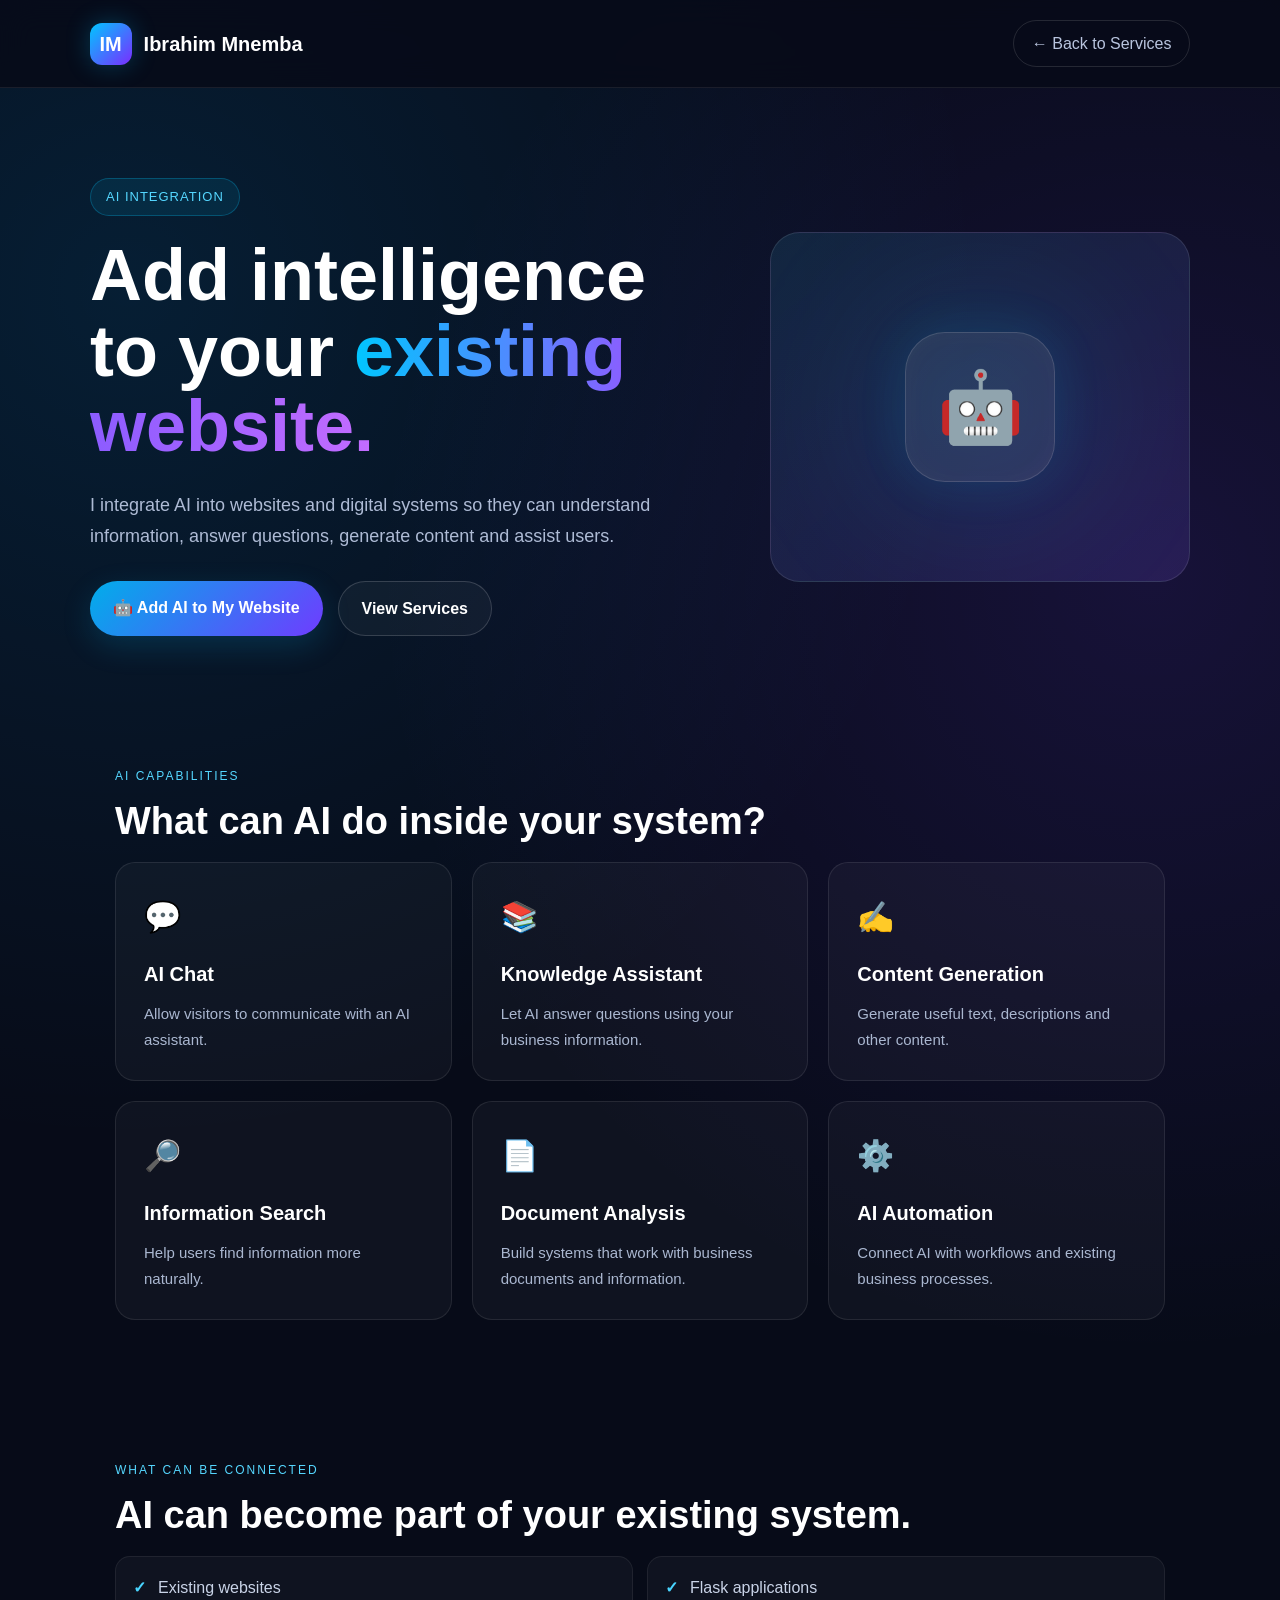
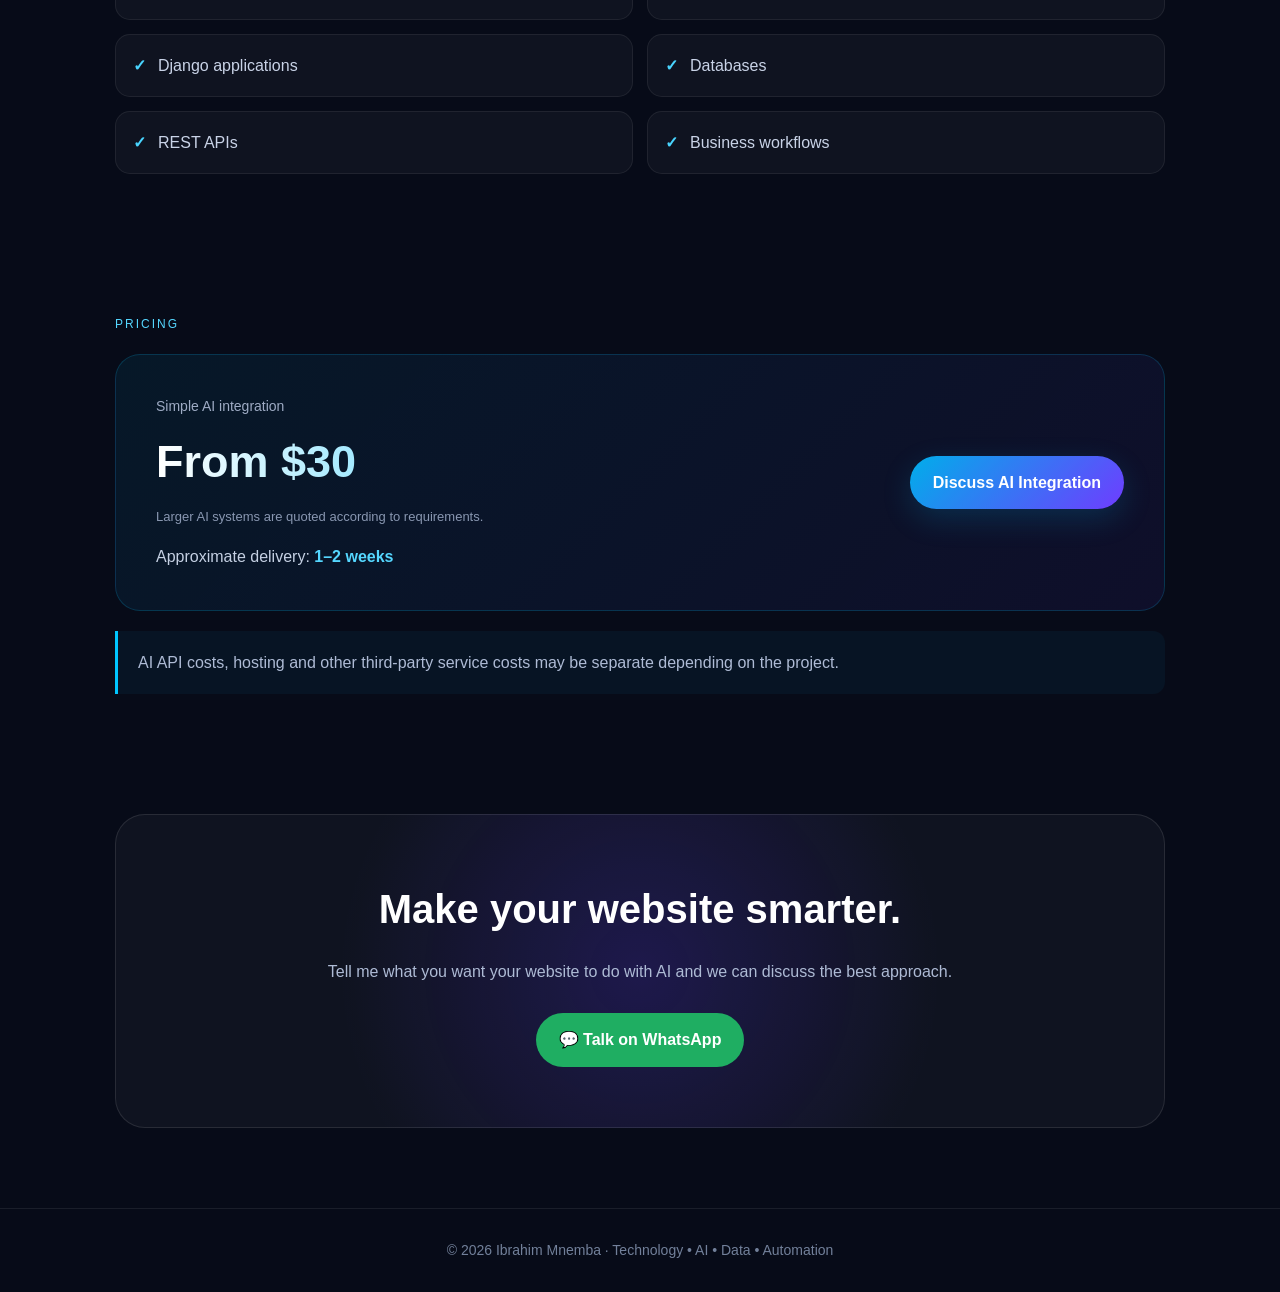
<file: services/ai-integration.html>
<!DOCTYPE html>
<html lang="en">
<head>
    <meta charset="UTF-8">
    <meta name="viewport" content="width=device-width, initial-scale=1.0">
    <title>AI Integration | Ibrahim Mnemba</title>
    <link rel="stylesheet" href="service.css">
</head>

<body>

<nav class="navbar">
    <a href="../index.html" class="logo">
        <span class="logo-box">IM</span>
        Ibrahim Mnemba
    </a>
    <a href="../index.html#services" class="back-link">← Back to Services</a>
</nav>

<section class="service-hero">
    <div>
        <span class="service-label">AI INTEGRATION</span>

        <h1>
            Add intelligence to your
            <span class="gradient-text">existing website.</span>
        </h1>

        <p class="hero-description">
            I integrate AI into websites and digital systems so they can
            understand information, answer questions, generate content
            and assist users.
        </p>

        <div class="hero-buttons">
            <a href="https://wa.me/255774302043?text=Hello%20Ibrahim,%20I%20want%20to%20add%20AI%20to%20my%20website."
               class="btn btn-primary">
                🤖 Add AI to My Website
            </a>

            <a href="../index.html#services" class="btn btn-secondary">
                View Services
            </a>
        </div>
    </div>

    <div class="service-visual">
        <div class="visual-icon">🤖</div>
    </div>
</section>

<section class="section">
    <div class="section-label">AI Capabilities</div>
    <h2>What can AI do inside your system?</h2>

    <div class="cards">
        <div class="card">
            <div class="card-icon">💬</div>
            <h3>AI Chat</h3>
            <p>Allow visitors to communicate with an AI assistant.</p>
        </div>

        <div class="card">
            <div class="card-icon">📚</div>
            <h3>Knowledge Assistant</h3>
            <p>Let AI answer questions using your business information.</p>
        </div>

        <div class="card">
            <div class="card-icon">✍️</div>
            <h3>Content Generation</h3>
            <p>Generate useful text, descriptions and other content.</p>
        </div>

        <div class="card">
            <div class="card-icon">🔎</div>
            <h3>Information Search</h3>
            <p>Help users find information more naturally.</p>
        </div>

        <div class="card">
            <div class="card-icon">📄</div>
            <h3>Document Analysis</h3>
            <p>Build systems that work with business documents and information.</p>
        </div>

        <div class="card">
            <div class="card-icon">⚙️</div>
            <h3>AI Automation</h3>
            <p>Connect AI with workflows and existing business processes.</p>
        </div>
    </div>
</section>

<section class="section">
    <div class="section-label">What Can Be Connected</div>
    <h2>AI can become part of your existing system.</h2>

    <div class="feature-list">
        <div class="feature"><span>✓</span> Existing websites</div>
        <div class="feature"><span>✓</span> Flask applications</div>
        <div class="feature"><span>✓</span> Django applications</div>
        <div class="feature"><span>✓</span> Databases</div>
        <div class="feature"><span>✓</span> REST APIs</div>
        <div class="feature"><span>✓</span> Business workflows</div>
    </div>
</section>

<section class="section">
    <div class="section-label">Pricing</div>

    <div class="pricing-box">
        <div>
            <div class="price-label">Simple AI integration</div>
            <div class="price">From $30</div>
            <div class="price-note">
                Larger AI systems are quoted according to requirements.
            </div>
            <div class="delivery">
                Approximate delivery: <strong>1–2 weeks</strong>
            </div>
        </div>

        <a href="https://wa.me/255774302043?text=Hello%20Ibrahim,%20I%20want%20to%20integrate%20AI%20into%20my%20website."
           class="btn btn-primary">
            Discuss AI Integration
        </a>
    </div>

    <div class="note">
        AI API costs, hosting and other third-party service costs may
        be separate depending on the project.
    </div>
</section>

<div class="cta">
    <h2>Make your website smarter.</h2>
    <p>
        Tell me what you want your website to do with AI and we can
        discuss the best approach.
    </p>

    <a href="https://wa.me/255774302043?text=Hello%20Ibrahim,%20I%20want%20to%20discuss%20an%20AI%20integration."
       class="btn whatsapp">
        💬 Talk on WhatsApp
    </a>
</div>

<footer>
    © 2026 Ibrahim Mnemba · Technology • AI • Data • Automation
</footer>

</body>
</html>
</file>
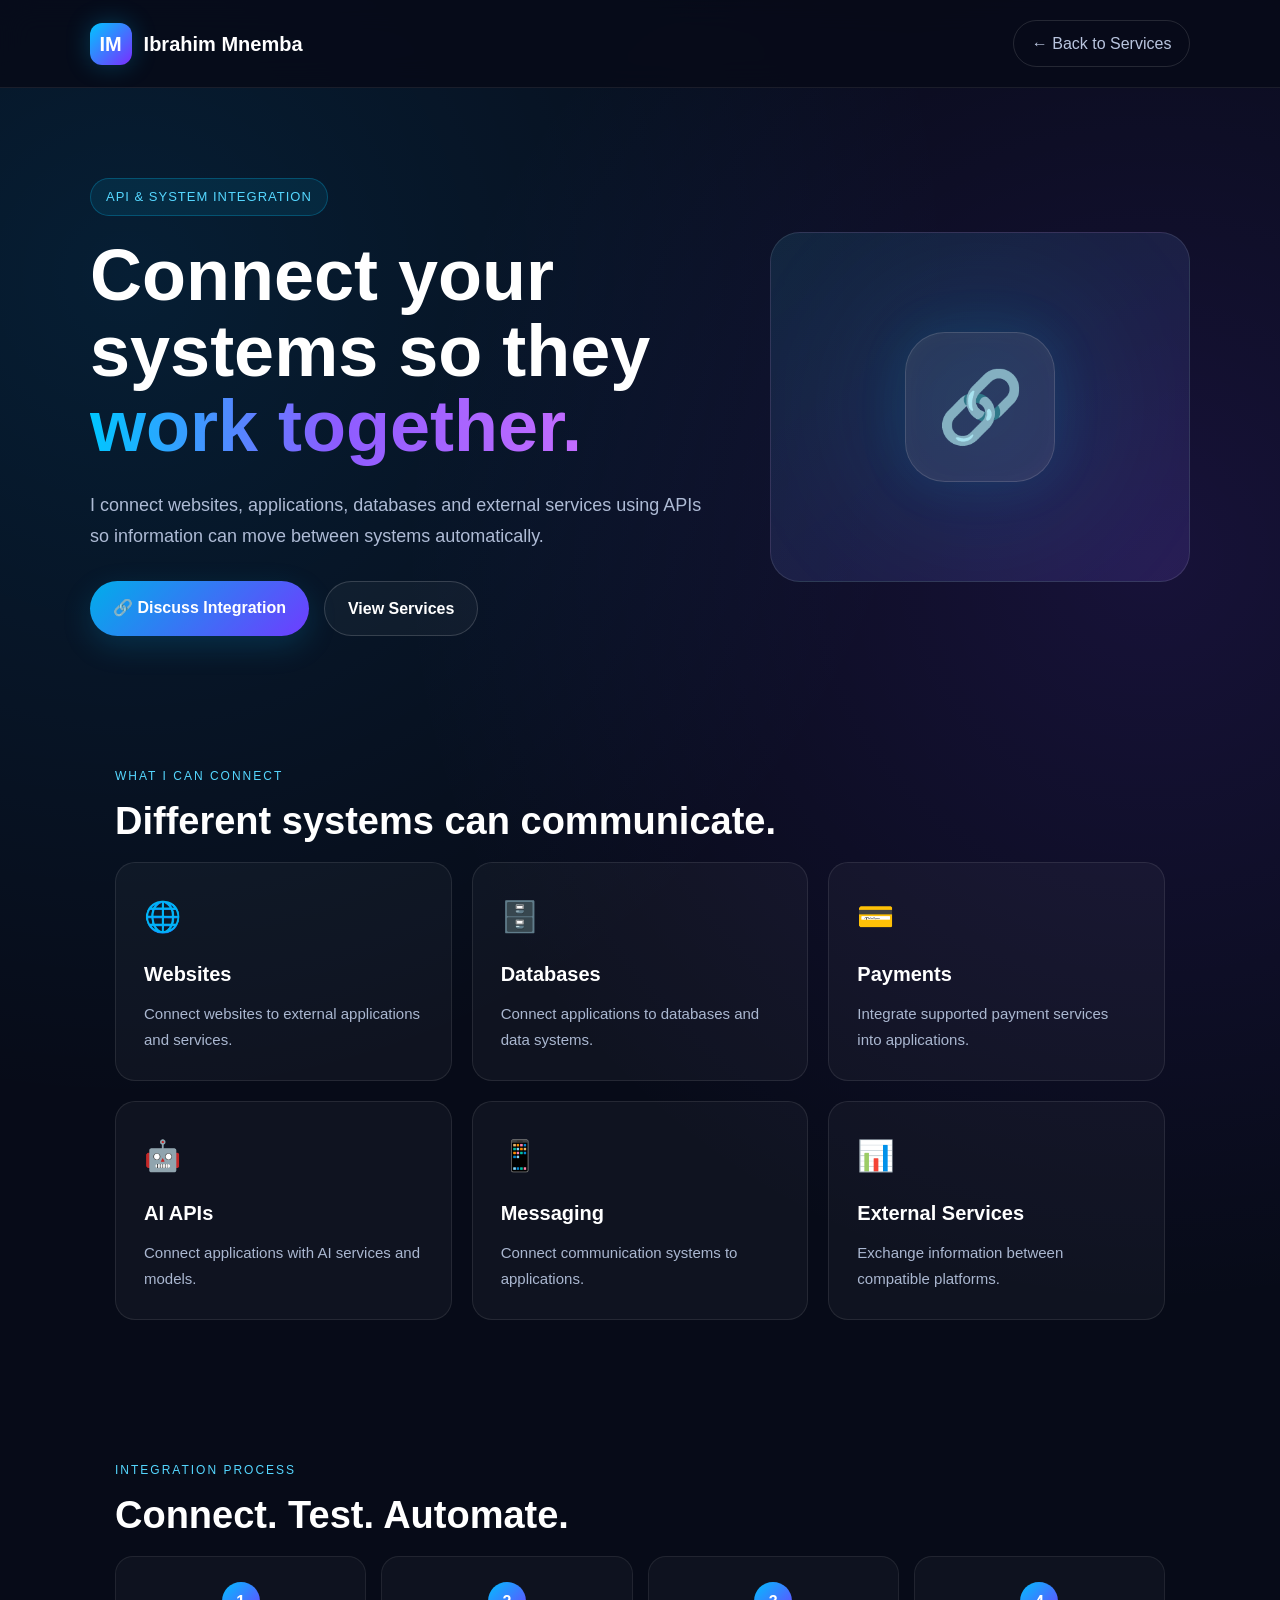
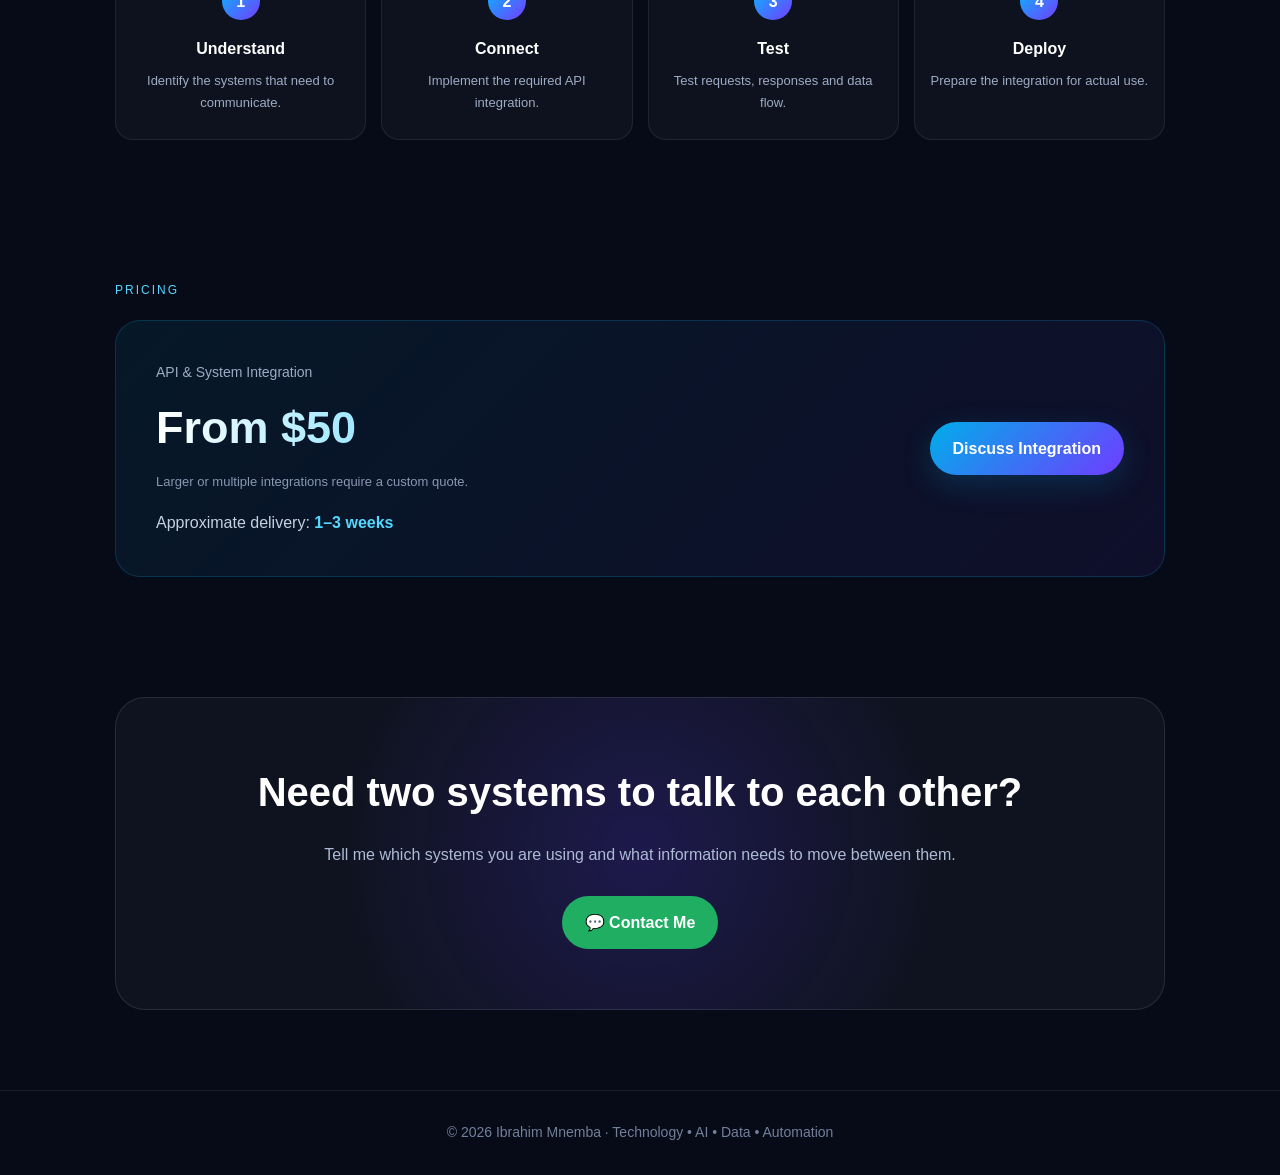
<file: services/api-system-integration.html>
<!DOCTYPE html>
<html lang="en">
<head>
    <meta charset="UTF-8">
    <meta name="viewport" content="width=device-width, initial-scale=1.0">
    <title>API & System Integration | Ibrahim Mnemba</title>
    <link rel="stylesheet" href="service.css">
</head>

<body>

<nav class="navbar">
    <a href="../index.html" class="logo">
        <span class="logo-box">IM</span>
        Ibrahim Mnemba
    </a>
    <a href="../index.html#services" class="back-link">← Back to Services</a>
</nav>

<section class="service-hero">
    <div>
        <span class="service-label">API & SYSTEM INTEGRATION</span>

        <h1>
            Connect your systems so they
            <span class="gradient-text">work together.</span>
        </h1>

        <p class="hero-description">
            I connect websites, applications, databases and external
            services using APIs so information can move between systems
            automatically.
        </p>

        <div class="hero-buttons">
            <a href="https://wa.me/255774302043?text=Hello%20Ibrahim,%20I%20need%20API%20or%20system%20integration."
               class="btn btn-primary">
                🔗 Discuss Integration
            </a>

            <a href="../index.html#services" class="btn btn-secondary">
                View Services
            </a>
        </div>
    </div>

    <div class="service-visual">
        <div class="visual-icon">🔗</div>
    </div>
</section>

<section class="section">
    <div class="section-label">What I Can Connect</div>
    <h2>Different systems can communicate.</h2>

    <div class="cards">
        <div class="card">
            <div class="card-icon">🌐</div>
            <h3>Websites</h3>
            <p>Connect websites to external applications and services.</p>
        </div>

        <div class="card">
            <div class="card-icon">🗄️</div>
            <h3>Databases</h3>
            <p>Connect applications to databases and data systems.</p>
        </div>

        <div class="card">
            <div class="card-icon">💳</div>
            <h3>Payments</h3>
            <p>Integrate supported payment services into applications.</p>
        </div>

        <div class="card">
            <div class="card-icon">🤖</div>
            <h3>AI APIs</h3>
            <p>Connect applications with AI services and models.</p>
        </div>

        <div class="card">
            <div class="card-icon">📱</div>
            <h3>Messaging</h3>
            <p>Connect communication systems to applications.</p>
        </div>

        <div class="card">
            <div class="card-icon">📊</div>
            <h3>External Services</h3>
            <p>Exchange information between compatible platforms.</p>
        </div>
    </div>
</section>

<section class="section">
    <div class="section-label">Integration Process</div>
    <h2>Connect. Test. Automate.</h2>

    <div class="process">
        <div class="process-step">
            <div class="step-number">1</div>
            <h3>Understand</h3>
            <p>Identify the systems that need to communicate.</p>
        </div>

        <div class="process-step">
            <div class="step-number">2</div>
            <h3>Connect</h3>
            <p>Implement the required API integration.</p>
        </div>

        <div class="process-step">
            <div class="step-number">3</div>
            <h3>Test</h3>
            <p>Test requests, responses and data flow.</p>
        </div>

        <div class="process-step">
            <div class="step-number">4</div>
            <h3>Deploy</h3>
            <p>Prepare the integration for actual use.</p>
        </div>
    </div>
</section>

<section class="section">
    <div class="section-label">Pricing</div>

    <div class="pricing-box">
        <div>
            <div class="price-label">API & System Integration</div>
            <div class="price">From $50</div>
            <div class="price-note">
                Larger or multiple integrations require a custom quote.
            </div>
            <div class="delivery">
                Approximate delivery: <strong>1–3 weeks</strong>
            </div>
        </div>

        <a href="https://wa.me/255774302043?text=Hello%20Ibrahim,%20I%20need%20help%20connecting%20two%20systems."
           class="btn btn-primary">
            Discuss Integration
        </a>
    </div>
</section>

<div class="cta">
    <h2>Need two systems to talk to each other?</h2>
    <p>
        Tell me which systems you are using and what information needs
        to move between them.
    </p>

    <a href="https://wa.me/255774302043?text=Hello%20Ibrahim,%20I%20want%20to%20discuss%20an%20API%20integration."
       class="btn whatsapp">
        💬 Contact Me
    </a>
</div>

<footer>
    © 2026 Ibrahim Mnemba · Technology • AI • Data • Automation
</footer>

</body>
</html>
</file>
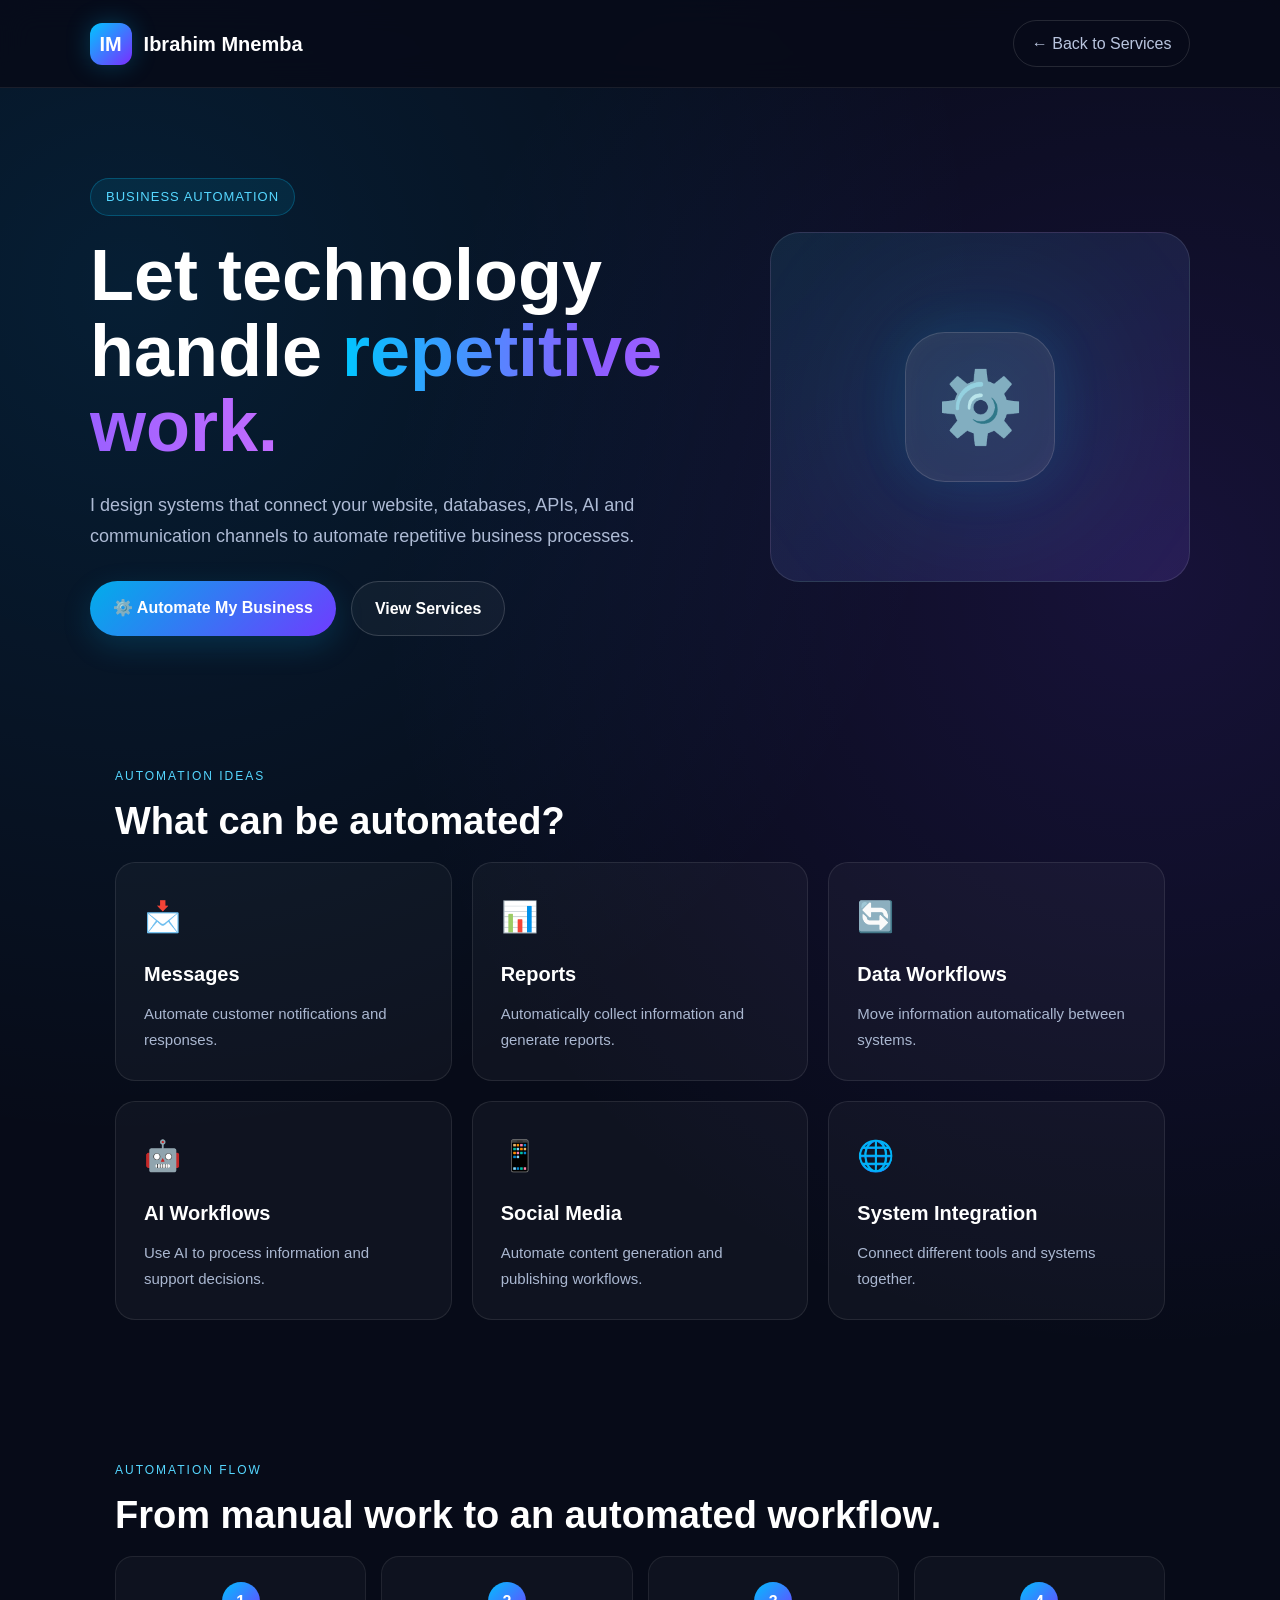
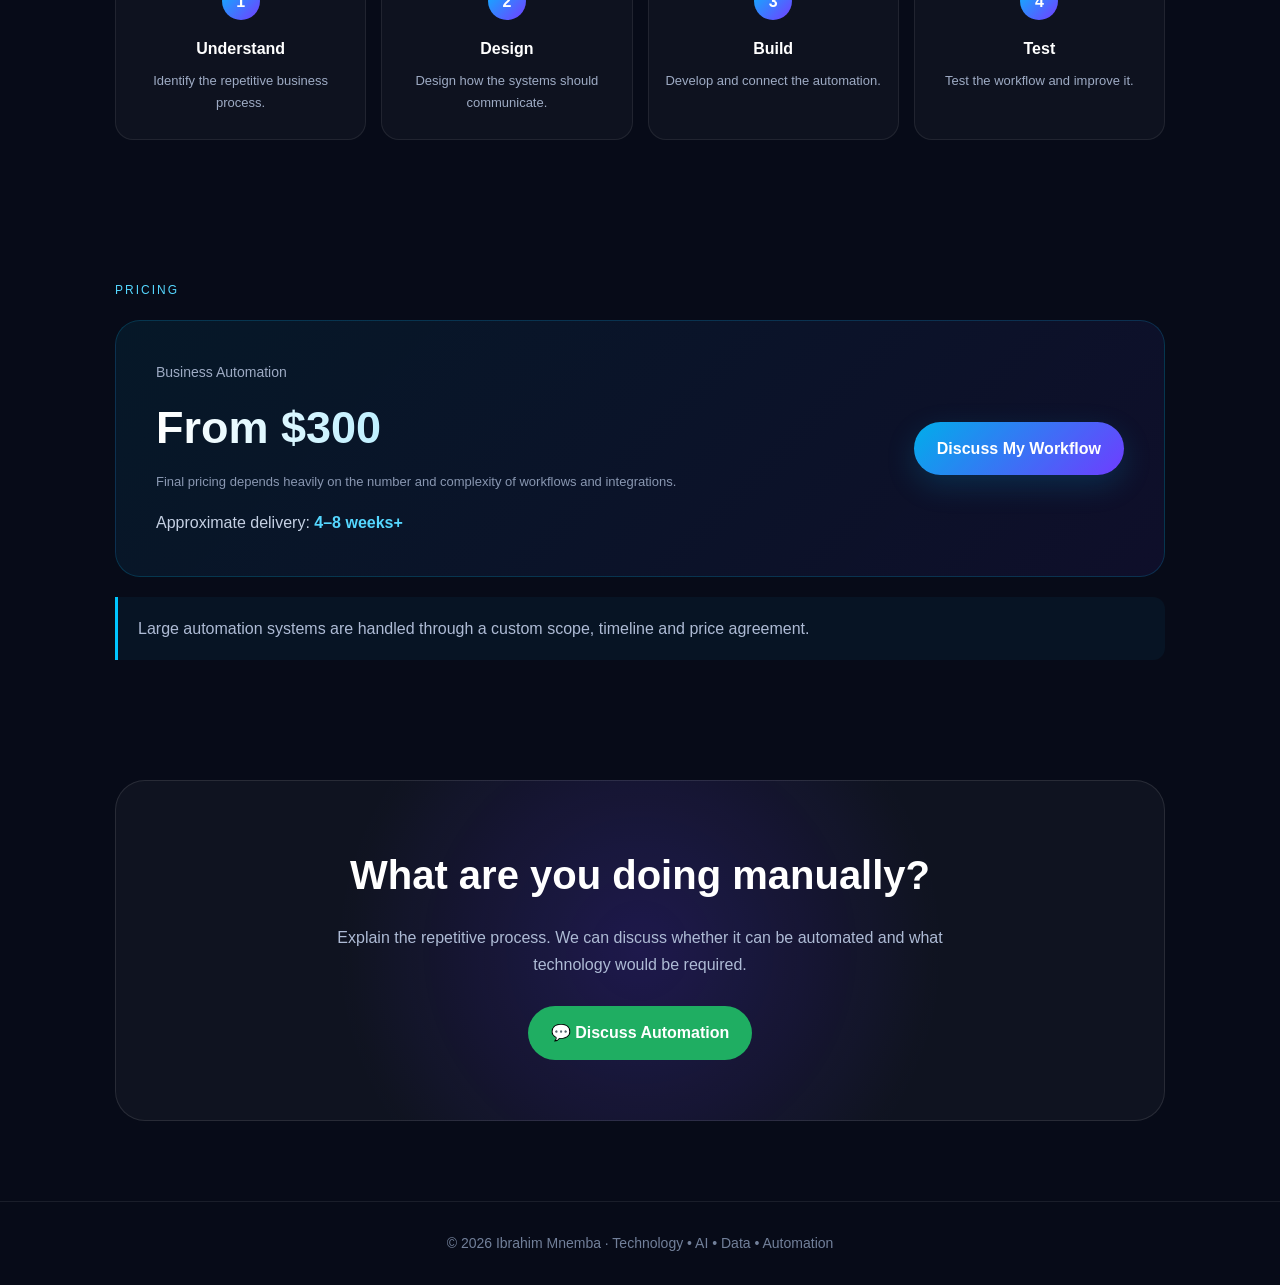
<file: services/business-automation.html>
<!DOCTYPE html>
<html lang="en">
<head>
    <meta charset="UTF-8">
    <meta name="viewport" content="width=device-width, initial-scale=1.0">
    <title>Business Automation | Ibrahim Mnemba</title>
    <link rel="stylesheet" href="service.css">
</head>

<body>

<nav class="navbar">
    <a href="../index.html" class="logo">
        <span class="logo-box">IM</span>
        Ibrahim Mnemba
    </a>
    <a href="../index.html#services" class="back-link">← Back to Services</a>
</nav>

<section class="service-hero">
    <div>
        <span class="service-label">BUSINESS AUTOMATION</span>

        <h1>
            Let technology handle
            <span class="gradient-text">repetitive work.</span>
        </h1>

        <p class="hero-description">
            I design systems that connect your website, databases,
            APIs, AI and communication channels to automate repetitive
            business processes.
        </p>

        <div class="hero-buttons">
            <a href="https://wa.me/255774302043?text=Hello%20Ibrahim,%20I%20want%20to%20automate%20a%20business%20process."
               class="btn btn-primary">
                ⚙️ Automate My Business
            </a>

            <a href="../index.html#services" class="btn btn-secondary">
                View Services
            </a>
        </div>
    </div>

    <div class="service-visual">
        <div class="visual-icon">⚙️</div>
    </div>
</section>

<section class="section">
    <div class="section-label">Automation Ideas</div>
    <h2>What can be automated?</h2>

    <div class="cards">
        <div class="card">
            <div class="card-icon">📩</div>
            <h3>Messages</h3>
            <p>Automate customer notifications and responses.</p>
        </div>

        <div class="card">
            <div class="card-icon">📊</div>
            <h3>Reports</h3>
            <p>Automatically collect information and generate reports.</p>
        </div>

        <div class="card">
            <div class="card-icon">🔄</div>
            <h3>Data Workflows</h3>
            <p>Move information automatically between systems.</p>
        </div>

        <div class="card">
            <div class="card-icon">🤖</div>
            <h3>AI Workflows</h3>
            <p>Use AI to process information and support decisions.</p>
        </div>

        <div class="card">
            <div class="card-icon">📱</div>
            <h3>Social Media</h3>
            <p>Automate content generation and publishing workflows.</p>
        </div>

        <div class="card">
            <div class="card-icon">🌐</div>
            <h3>System Integration</h3>
            <p>Connect different tools and systems together.</p>
        </div>
    </div>
</section>

<section class="section">
    <div class="section-label">Automation Flow</div>
    <h2>From manual work to an automated workflow.</h2>

    <div class="process">
        <div class="process-step">
            <div class="step-number">1</div>
            <h3>Understand</h3>
            <p>Identify the repetitive business process.</p>
        </div>

        <div class="process-step">
            <div class="step-number">2</div>
            <h3>Design</h3>
            <p>Design how the systems should communicate.</p>
        </div>

        <div class="process-step">
            <div class="step-number">3</div>
            <h3>Build</h3>
            <p>Develop and connect the automation.</p>
        </div>

        <div class="process-step">
            <div class="step-number">4</div>
            <h3>Test</h3>
            <p>Test the workflow and improve it.</p>
        </div>
    </div>
</section>

<section class="section">
    <div class="section-label">Pricing</div>

    <div class="pricing-box">
        <div>
            <div class="price-label">Business Automation</div>
            <div class="price">From $300</div>
            <div class="price-note">
                Final pricing depends heavily on the number and complexity
                of workflows and integrations.
            </div>
            <div class="delivery">
                Approximate delivery: <strong>4–8 weeks+</strong>
            </div>
        </div>

        <a href="https://wa.me/255774302043?text=Hello%20Ibrahim,%20I%20want%20to%20discuss%20business%20automation."
           class="btn btn-primary">
            Discuss My Workflow
        </a>
    </div>

    <div class="note">
        Large automation systems are handled through a custom scope,
        timeline and price agreement.
    </div>
</section>

<div class="cta">
    <h2>What are you doing manually?</h2>
    <p>
        Explain the repetitive process. We can discuss whether it can
        be automated and what technology would be required.
    </p>

    <a href="https://wa.me/255774302043?text=Hello%20Ibrahim,%20I%20have%20a%20business%20process%20I%20want%20to%20automate."
       class="btn whatsapp">
        💬 Discuss Automation
    </a>
</div>

<footer>
    © 2026 Ibrahim Mnemba · Technology • AI • Data • Automation
</footer>

</body>
</html>
</file>
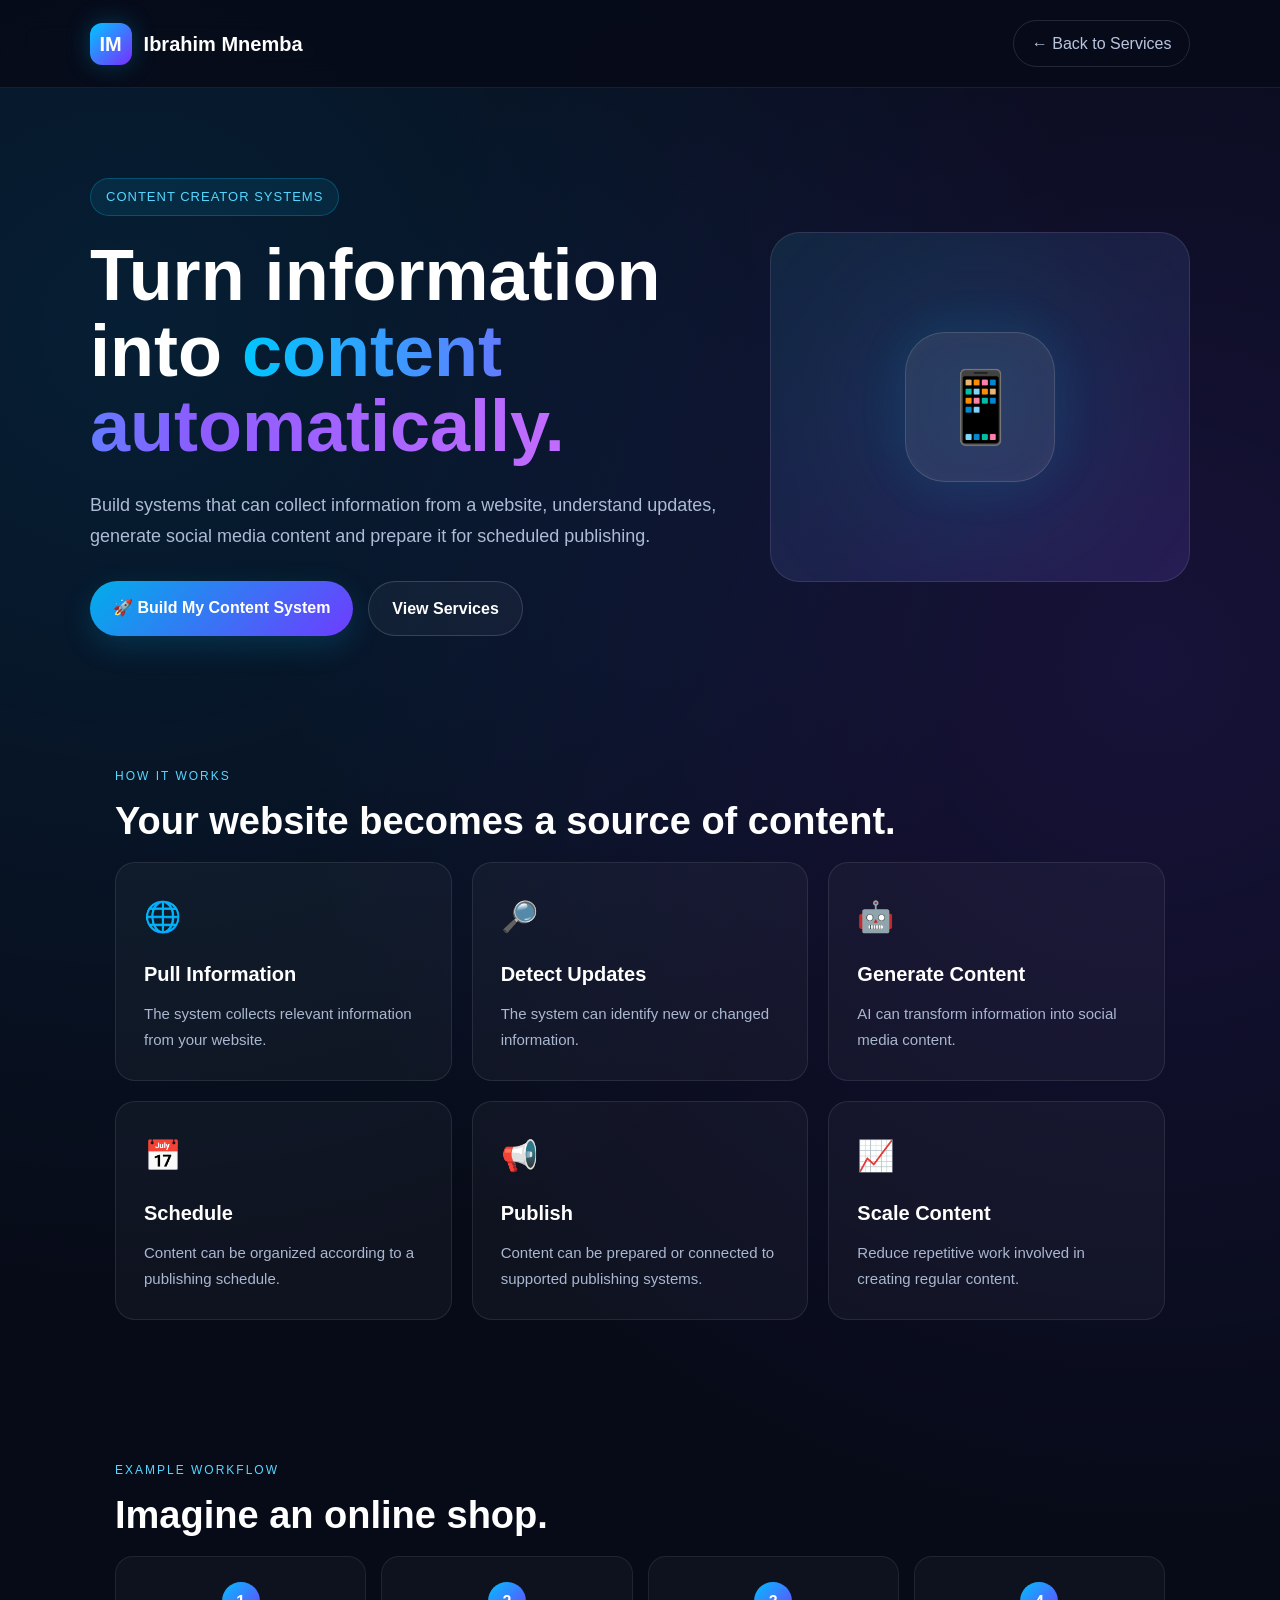
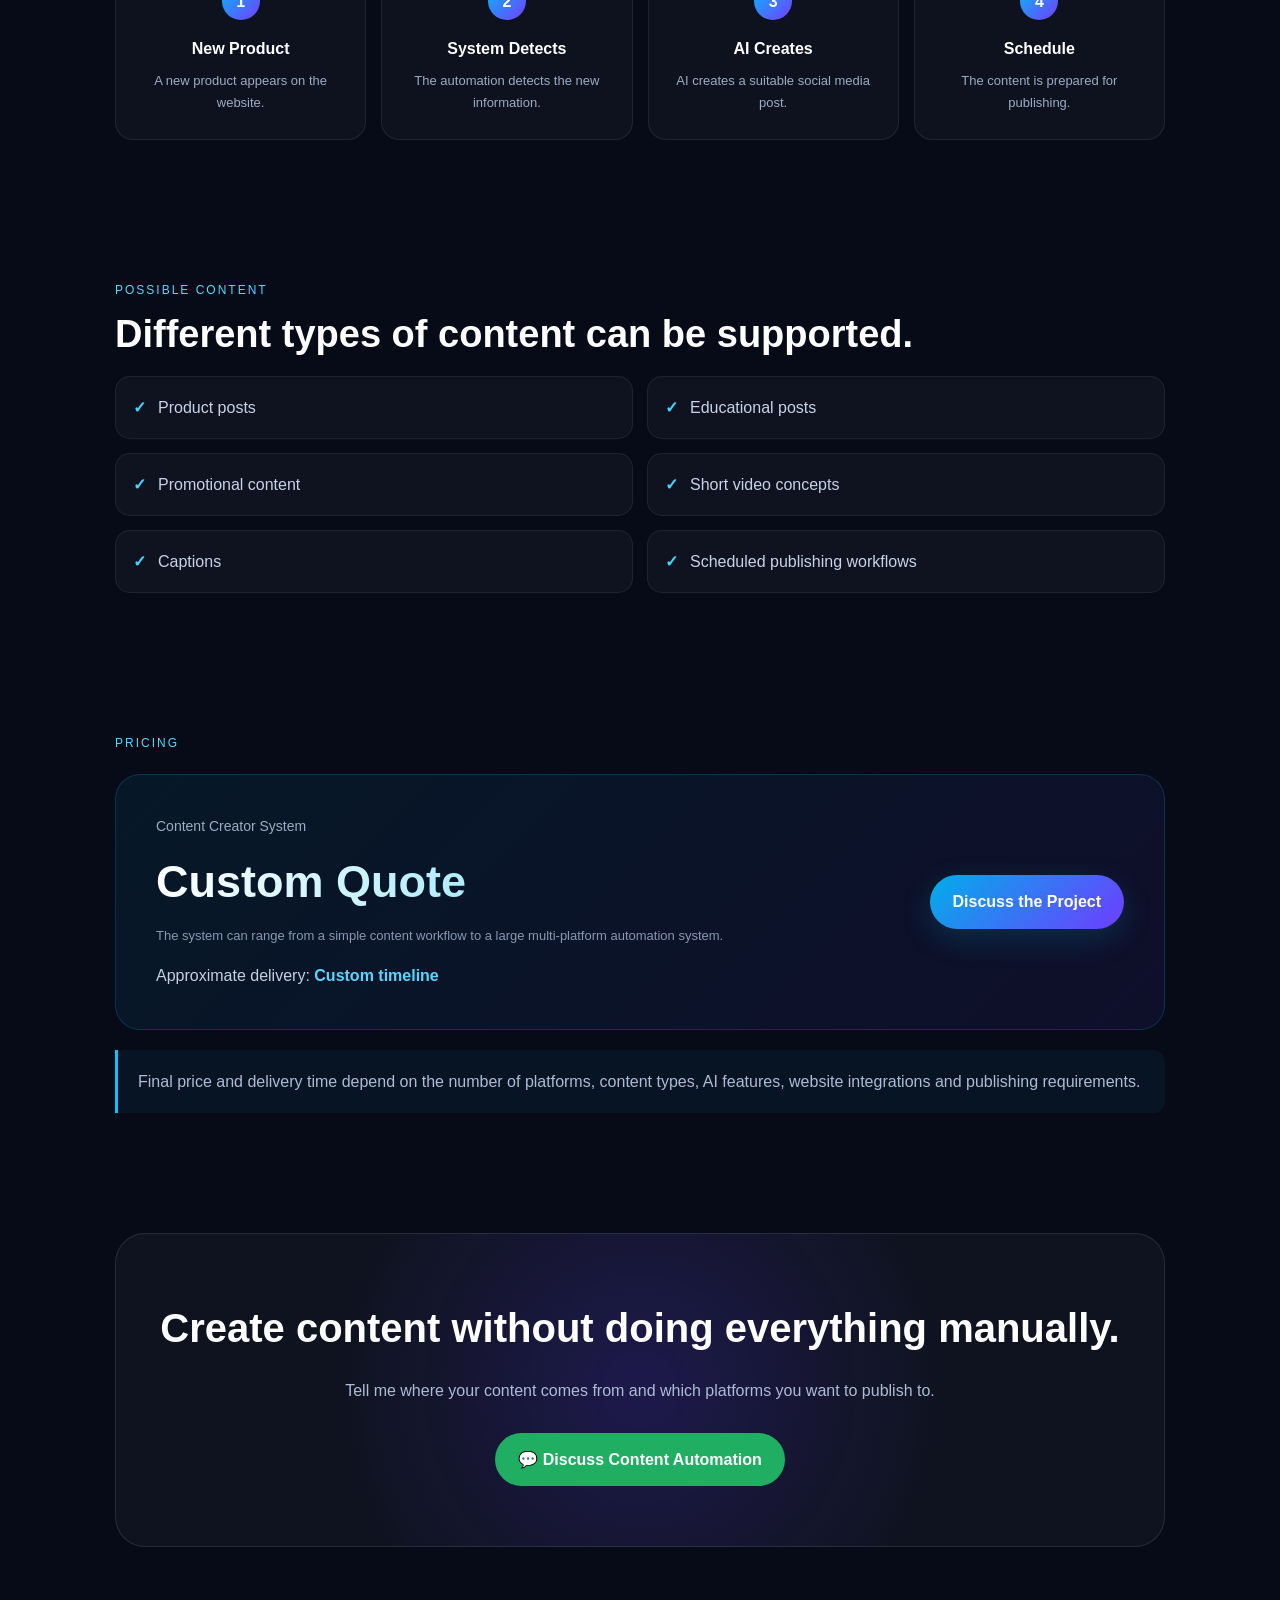
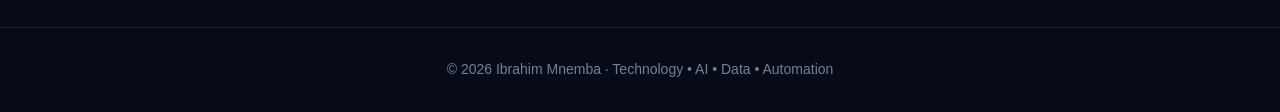
<file: services/content-creator-systems.html>
<!DOCTYPE html>
<html lang="en">
<head>
    <meta charset="UTF-8">
    <meta name="viewport" content="width=device-width, initial-scale=1.0">
    <title>Content Creator Systems | Ibrahim Mnemba</title>
    <link rel="stylesheet" href="service.css">
</head>

<body>

<nav class="navbar">
    <a href="../index.html" class="logo">
        <span class="logo-box">IM</span>
        Ibrahim Mnemba
    </a>
    <a href="../index.html#services" class="back-link">← Back to Services</a>
</nav>

<section class="service-hero">
    <div>
        <span class="service-label">CONTENT CREATOR SYSTEMS</span>

        <h1>
            Turn information into
            <span class="gradient-text">content automatically.</span>
        </h1>

        <p class="hero-description">
            Build systems that can collect information from a website,
            understand updates, generate social media content and prepare
            it for scheduled publishing.
        </p>

        <div class="hero-buttons">
            <a href="https://wa.me/255774302043?text=Hello%20Ibrahim,%20I%20want%20a%20content%20automation%20system."
               class="btn btn-primary">
                🚀 Build My Content System
            </a>

            <a href="../index.html#services" class="btn btn-secondary">
                View Services
            </a>
        </div>
    </div>

    <div class="service-visual">
        <div class="visual-icon">📱</div>
    </div>
</section>

<section class="section">
    <div class="section-label">How It Works</div>
    <h2>Your website becomes a source of content.</h2>

    <div class="cards">
        <div class="card">
            <div class="card-icon">🌐</div>
            <h3>Pull Information</h3>
            <p>The system collects relevant information from your website.</p>
        </div>

        <div class="card">
            <div class="card-icon">🔎</div>
            <h3>Detect Updates</h3>
            <p>The system can identify new or changed information.</p>
        </div>

        <div class="card">
            <div class="card-icon">🤖</div>
            <h3>Generate Content</h3>
            <p>AI can transform information into social media content.</p>
        </div>

        <div class="card">
            <div class="card-icon">📅</div>
            <h3>Schedule</h3>
            <p>Content can be organized according to a publishing schedule.</p>
        </div>

        <div class="card">
            <div class="card-icon">📢</div>
            <h3>Publish</h3>
            <p>Content can be prepared or connected to supported publishing systems.</p>
        </div>

        <div class="card">
            <div class="card-icon">📈</div>
            <h3>Scale Content</h3>
            <p>Reduce repetitive work involved in creating regular content.</p>
        </div>
    </div>
</section>

<section class="section">
    <div class="section-label">Example Workflow</div>
    <h2>Imagine an online shop.</h2>

    <div class="process">
        <div class="process-step">
            <div class="step-number">1</div>
            <h3>New Product</h3>
            <p>A new product appears on the website.</p>
        </div>

        <div class="process-step">
            <div class="step-number">2</div>
            <h3>System Detects</h3>
            <p>The automation detects the new information.</p>
        </div>

        <div class="process-step">
            <div class="step-number">3</div>
            <h3>AI Creates</h3>
            <p>AI creates a suitable social media post.</p>
        </div>

        <div class="process-step">
            <div class="step-number">4</div>
            <h3>Schedule</h3>
            <p>The content is prepared for publishing.</p>
        </div>
    </div>
</section>

<section class="section">
    <div class="section-label">Possible Content</div>
    <h2>Different types of content can be supported.</h2>

    <div class="feature-list">
        <div class="feature"><span>✓</span> Product posts</div>
        <div class="feature"><span>✓</span> Educational posts</div>
        <div class="feature"><span>✓</span> Promotional content</div>
        <div class="feature"><span>✓</span> Short video concepts</div>
        <div class="feature"><span>✓</span> Captions</div>
        <div class="feature"><span>✓</span> Scheduled publishing workflows</div>
    </div>
</section>

<section class="section">
    <div class="section-label">Pricing</div>

    <div class="pricing-box">
        <div>
            <div class="price-label">Content Creator System</div>
            <div class="price">Custom Quote</div>
            <div class="price-note">
                The system can range from a simple content workflow
                to a large multi-platform automation system.
            </div>
            <div class="delivery">
                Approximate delivery: <strong>Custom timeline</strong>
            </div>
        </div>

        <a href="https://wa.me/255774302043?text=Hello%20Ibrahim,%20I%20want%20to%20build%20a%20content%20creator%20automation%20system."
           class="btn btn-primary">
            Discuss the Project
        </a>
    </div>

    <div class="note">
        Final price and delivery time depend on the number of platforms,
        content types, AI features, website integrations and publishing
        requirements.
    </div>
</section>

<div class="cta">
    <h2>Create content without doing everything manually.</h2>
    <p>
        Tell me where your content comes from and which platforms you
        want to publish to.
    </p>

    <a href="https://wa.me/255774302043?text=Hello%20Ibrahim,%20I%20want%20to%20automate%20my%20social%20media%20content."
       class="btn whatsapp">
        💬 Discuss Content Automation
    </a>
</div>

<footer>
    © 2026 Ibrahim Mnemba · Technology • AI • Data • Automation
</footer>

</body>
</html>
</file>
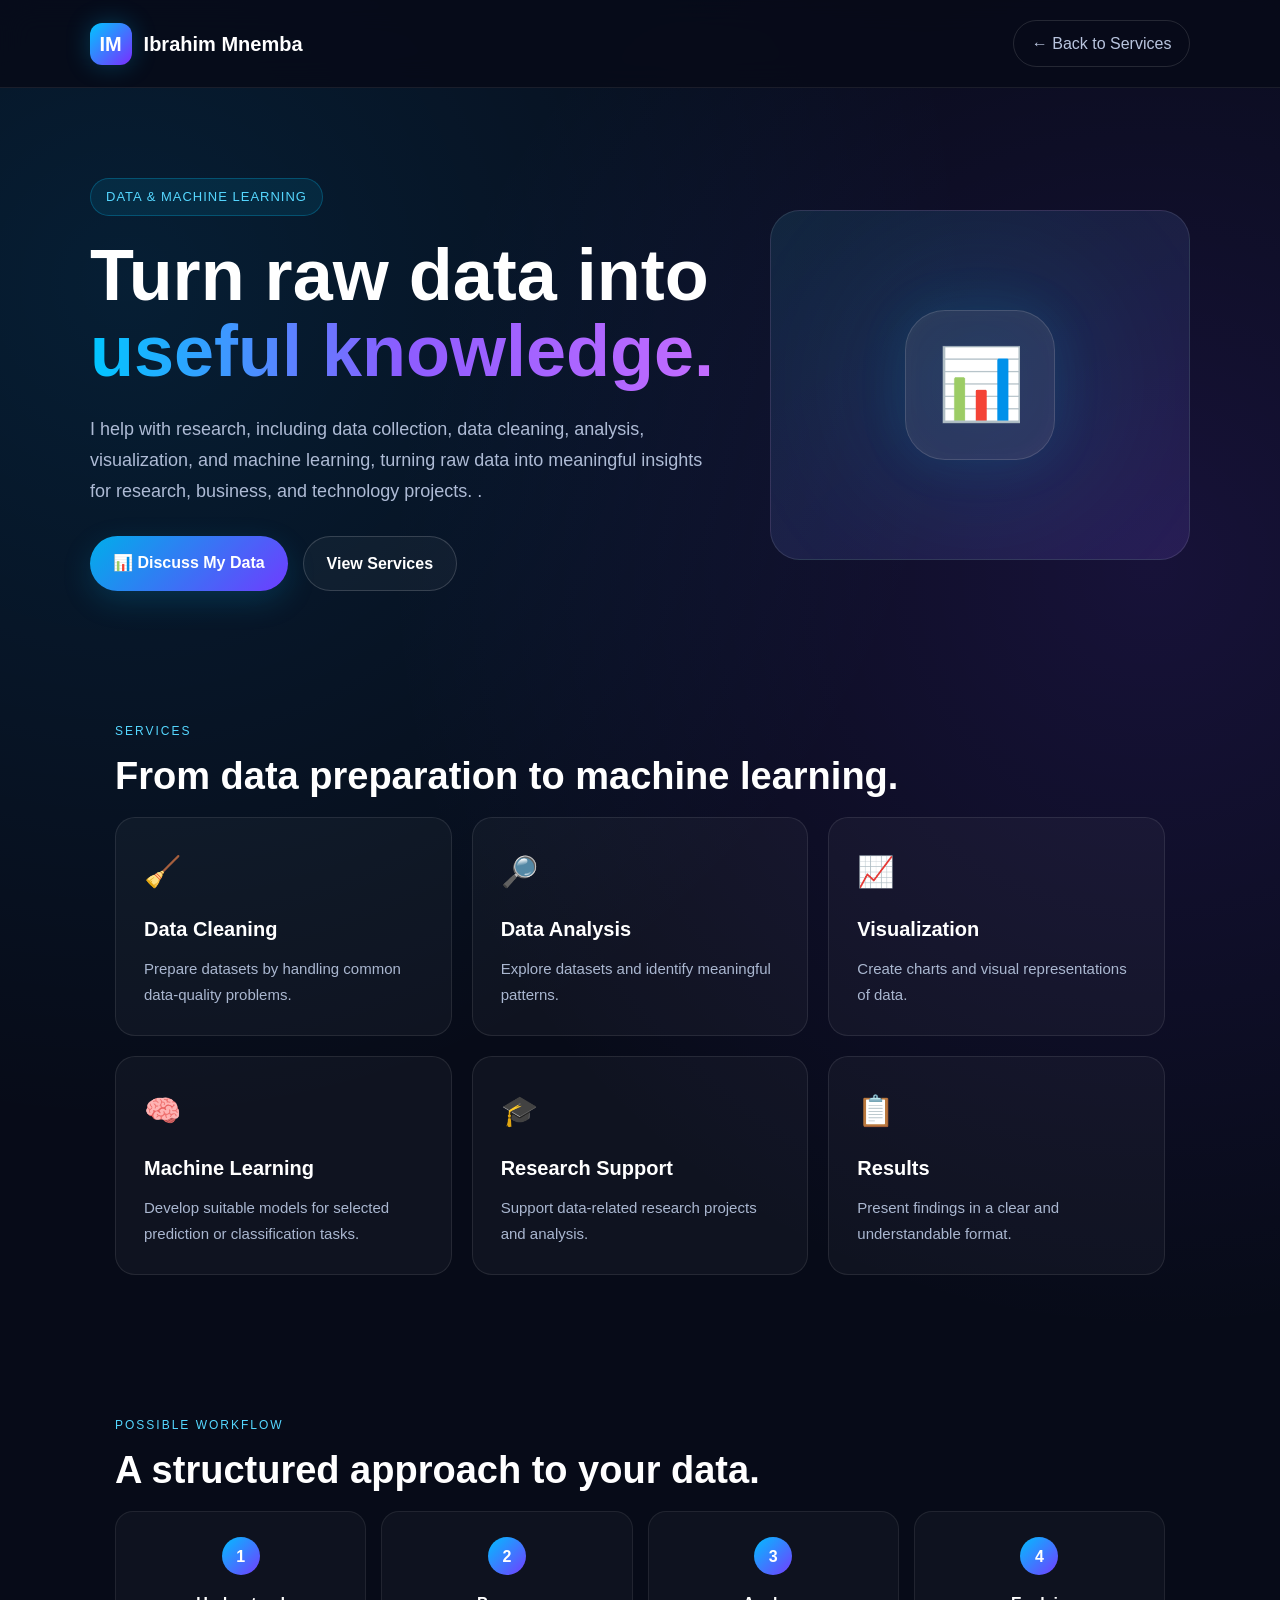
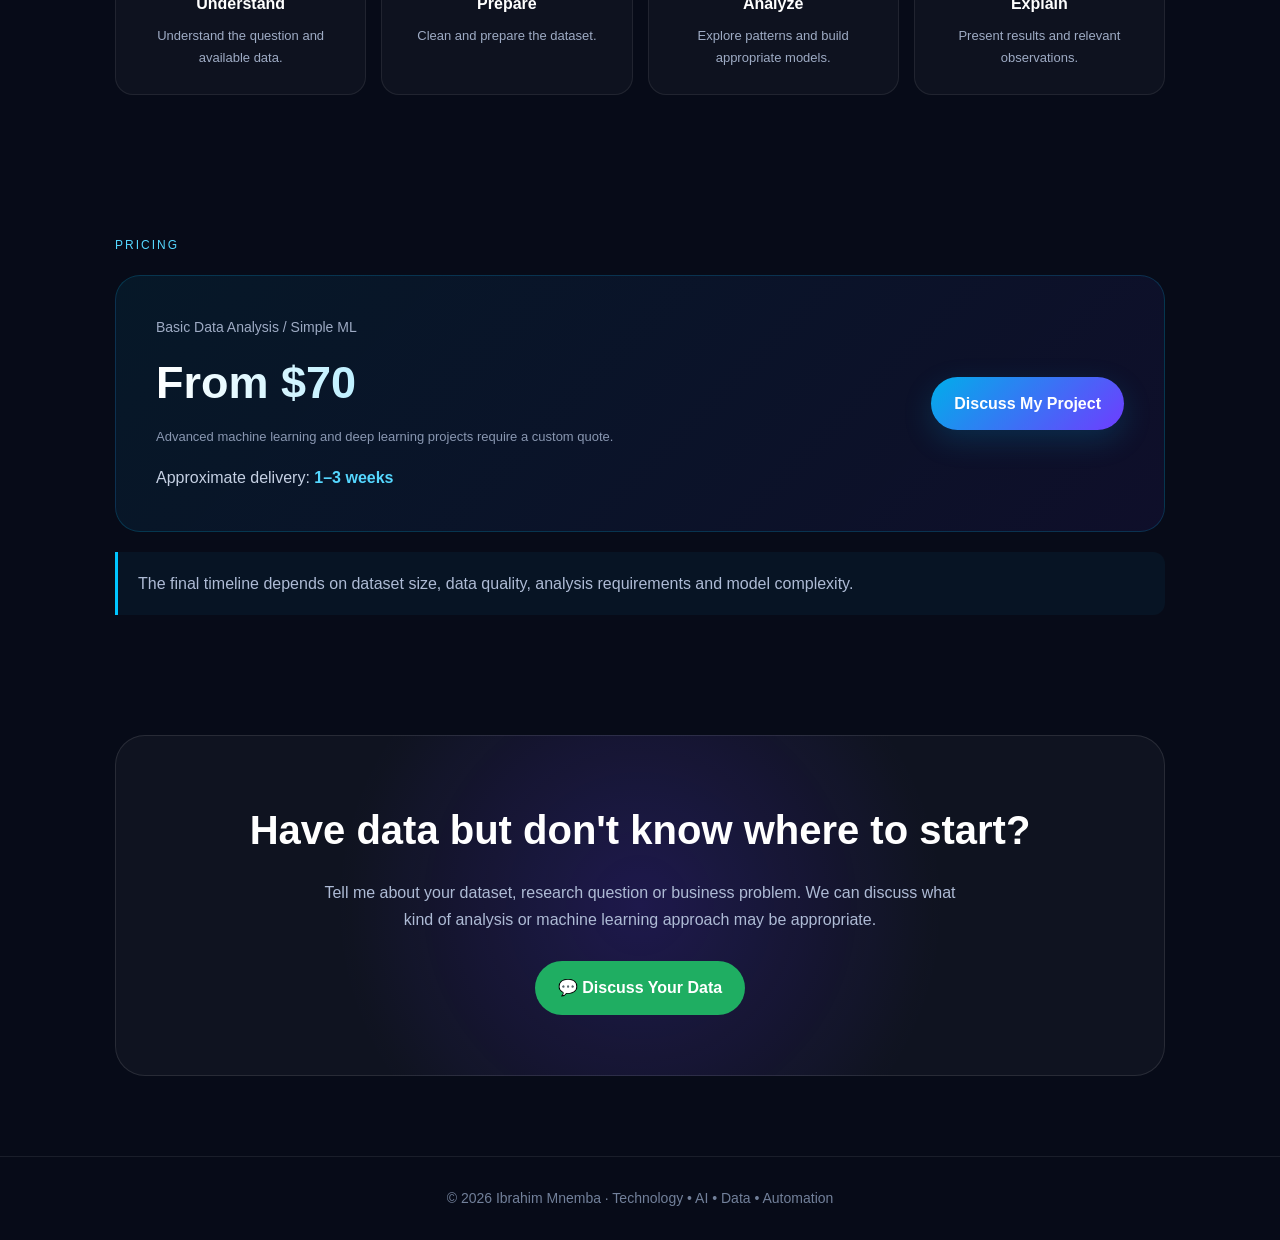
<file: services/data-machine-learning.html>
<!DOCTYPE html>
<html lang="en">
<head>
    <meta charset="UTF-8">
    <meta name="viewport" content="width=device-width, initial-scale=1.0">
    <title>Data & Machine Learning | Ibrahim Mnemba</title>
    <link rel="stylesheet" href="service.css">
</head>

<body>

<nav class="navbar">
    <a href="../index.html" class="logo">
        <span class="logo-box">IM</span>
        Ibrahim Mnemba
    </a>
    <a href="../index.html#services" class="back-link">← Back to Services</a>
</nav>

<section class="service-hero">
    <div>
        <span class="service-label">DATA & MACHINE LEARNING</span>

        <h1>
            Turn raw data into
            <span class="gradient-text">useful knowledge.</span>
        </h1>

        <p class="hero-description">
          I help with research, including data collection, data cleaning, 
          analysis, visualization, and machine learning, turning raw data 
          into meaningful insights for research, business, 
          and technology projects.
.
        </p>

        <div class="hero-buttons">
            <a href="https://wa.me/255774302043?text=Hello%20Ibrahim,%20I%20need%20help%20with%20data%20analysis%20or%20machine%20learning."
               class="btn btn-primary">
                📊 Discuss My Data
            </a>

            <a href="../index.html#services" class="btn btn-secondary">
                View Services
            </a>
        </div>
    </div>

    <div class="service-visual">
        <div class="visual-icon">📊</div>
    </div>
</section>

<section class="section">
    <div class="section-label">Services</div>
    <h2>From data preparation to machine learning.</h2>

    <div class="cards">
        <div class="card">
            <div class="card-icon">🧹</div>
            <h3>Data Cleaning</h3>
            <p>Prepare datasets by handling common data-quality problems.</p>
        </div>

        <div class="card">
            <div class="card-icon">🔎</div>
            <h3>Data Analysis</h3>
            <p>Explore datasets and identify meaningful patterns.</p>
        </div>

        <div class="card">
            <div class="card-icon">📈</div>
            <h3>Visualization</h3>
            <p>Create charts and visual representations of data.</p>
        </div>

        <div class="card">
            <div class="card-icon">🧠</div>
            <h3>Machine Learning</h3>
            <p>Develop suitable models for selected prediction or classification tasks.</p>
        </div>

        <div class="card">
            <div class="card-icon">🎓</div>
            <h3>Research Support</h3>
            <p>Support data-related research projects and analysis.</p>
        </div>

        <div class="card">
            <div class="card-icon">📋</div>
            <h3>Results</h3>
            <p>Present findings in a clear and understandable format.</p>
        </div>
    </div>
</section>

<section class="section">
    <div class="section-label">Possible Workflow</div>
    <h2>A structured approach to your data.</h2>

    <div class="process">
        <div class="process-step">
            <div class="step-number">1</div>
            <h3>Understand</h3>
            <p>Understand the question and available data.</p>
        </div>

        <div class="process-step">
            <div class="step-number">2</div>
            <h3>Prepare</h3>
            <p>Clean and prepare the dataset.</p>
        </div>

        <div class="process-step">
            <div class="step-number">3</div>
            <h3>Analyze</h3>
            <p>Explore patterns and build appropriate models.</p>
        </div>

        <div class="process-step">
            <div class="step-number">4</div>
            <h3>Explain</h3>
            <p>Present results and relevant observations.</p>
        </div>
    </div>
</section>

<section class="section">
    <div class="section-label">Pricing</div>

    <div class="pricing-box">
        <div>
            <div class="price-label">Basic Data Analysis / Simple ML</div>
            <div class="price">From $70</div>
            <div class="price-note">
                Advanced machine learning and deep learning projects
                require a custom quote.
            </div>
            <div class="delivery">
                Approximate delivery: <strong>1–3 weeks</strong>
            </div>
        </div>

        <a href="https://wa.me/255774302043?text=Hello%20Ibrahim,%20I%20have%20a%20data%20science%20or%20machine%20learning%20project."
           class="btn btn-primary">
            Discuss My Project
        </a>
    </div>

    <div class="note">
        The final timeline depends on dataset size, data quality,
        analysis requirements and model complexity.
    </div>
</section>

<div class="cta">
    <h2>Have data but don't know where to start?</h2>
    <p>
        Tell me about your dataset, research question or business problem.
        We can discuss what kind of analysis or machine learning approach
        may be appropriate.
    </p>

    <a href="https://wa.me/255774302043?text=Hello%20Ibrahim,%20I%20need%20help%20with%20a%20data%20science%20project."
       class="btn whatsapp">
        💬 Discuss Your Data
    </a>
</div>

<footer>
    © 2026 Ibrahim Mnemba · Technology • AI • Data • Automation
</footer>

</body>
</html>
</file>
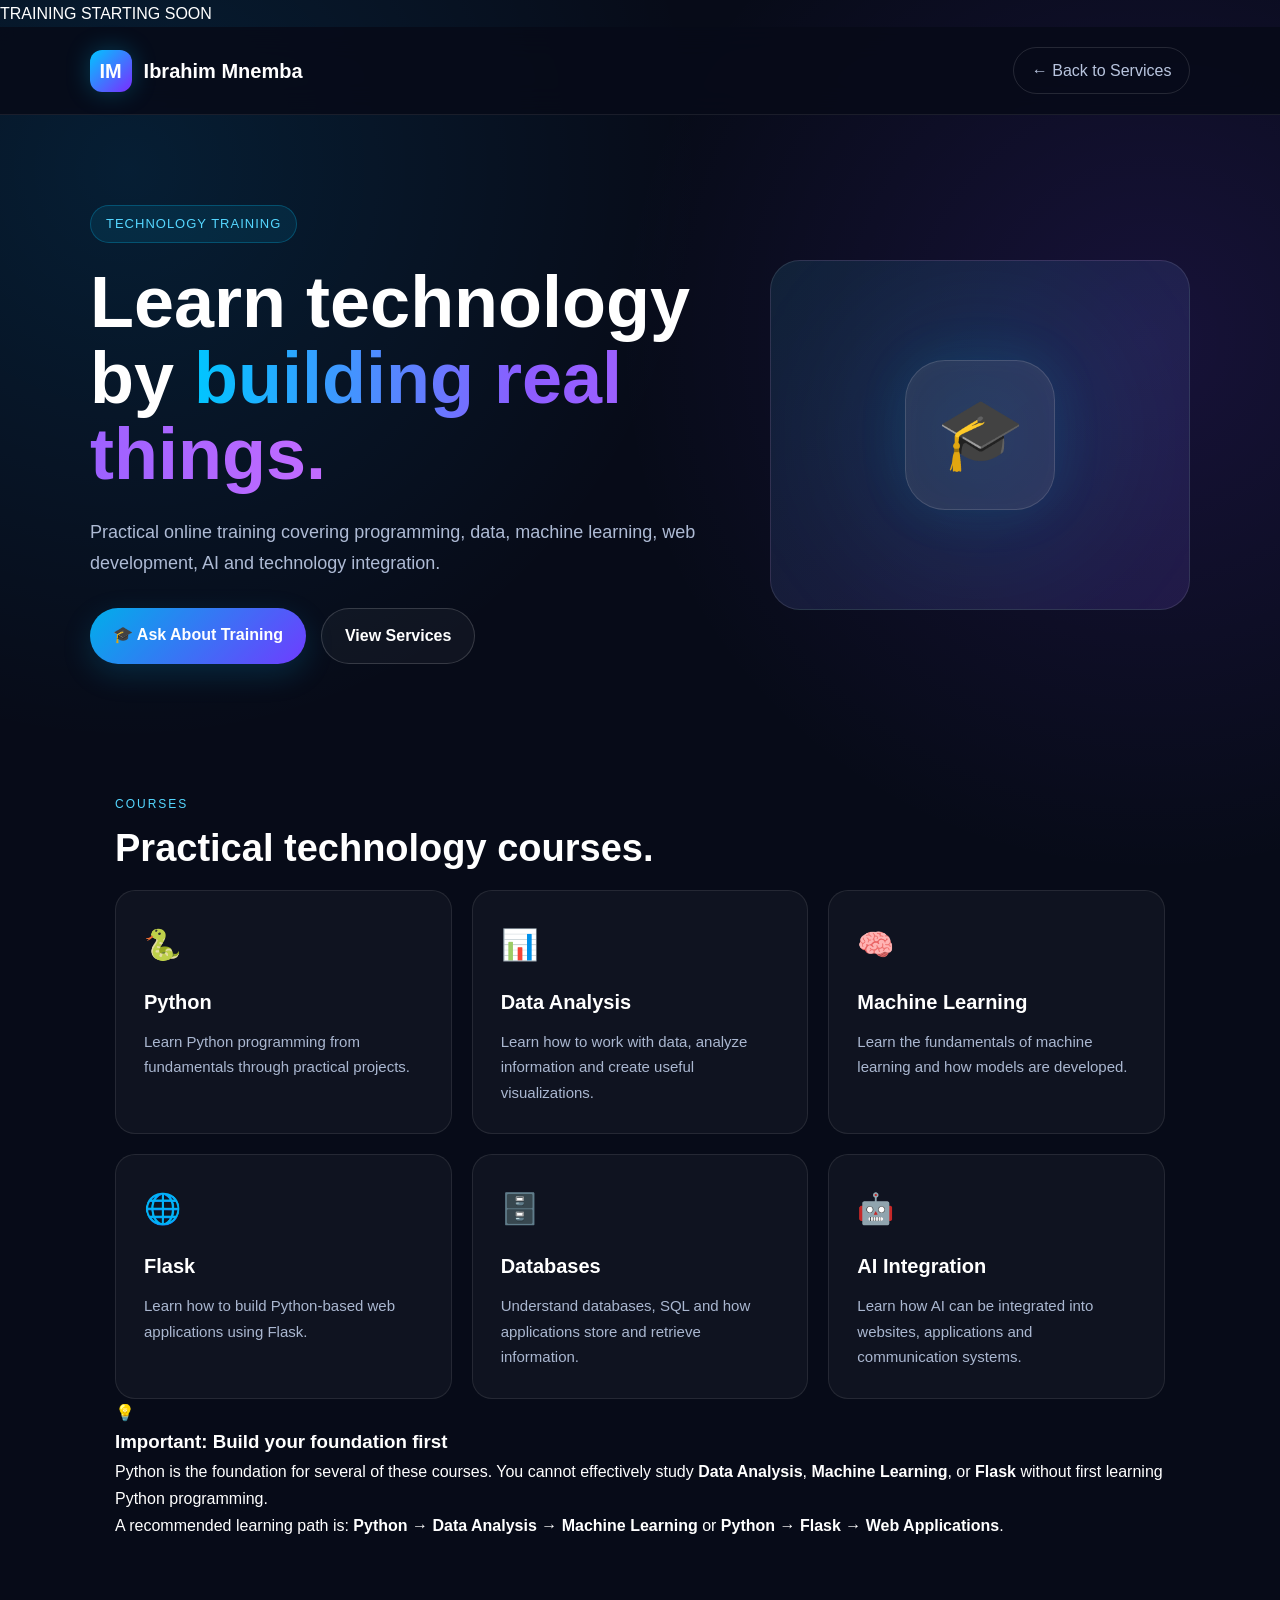
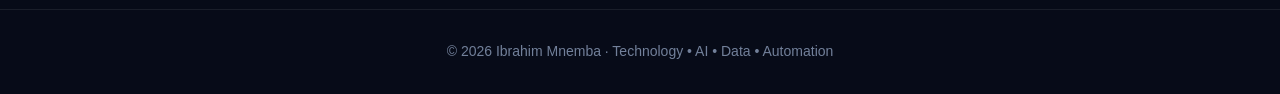
<file: services/technology-training.html>
<!DOCTYPE html>

<html lang="en">
<head>
    <meta charset="UTF-8">
    <meta name="viewport" content="width=device-width, initial-scale=1.0">
    <title>Technology Training & Online Courses | Ibrahim Mnemba</title>
    <link rel="stylesheet" href="service.css">
</head>

<body>
<p>TRAINING STARTING SOON</p>
<nav class="navbar">
    <a href="../index.html" class="logo">
        <span class="logo-box">IM</span>
        Ibrahim Mnemba
    </a>
    <a href="../index.html#services" class="back-link">← Back to Services</a>
</nav>

<section class="service-hero">
    <div>
        <span class="service-label">TECHNOLOGY TRAINING</span>


    <h1>
        Learn technology by
        <span class="gradient-text">building real things.</span>
    </h1>

    <p class="hero-description">
        Practical online training covering programming, data,
        machine learning, web development, AI and technology
        integration.
    </p>

    <div class="hero-buttons">
        <a href="https://wa.me/255774302043?text=Hello%20Ibrahim,%20I%20am%20interested%20in%20your%20technology%20training."
           class="btn btn-primary">
            🎓 Ask About Training
        </a>

        <a href="../index.html#services" class="btn btn-secondary">
            View Services
        </a>
    </div>
</div>

<div class="service-visual">
    <div class="visual-icon">🎓</div>
</div>


</section>

<section class="section">
    <div class="section-label">Courses</div>
    <h2>Practical technology courses.</h2>


<div class="cards">

    <div class="card">
        <div class="card-icon">🐍</div>
        <h3>Python</h3>
        <p>
            Learn Python programming from fundamentals through
            practical projects.
        </p>
    </div>

    <div class="card">
        <div class="card-icon">📊</div>
        <h3>Data Analysis</h3>
        <p>
            Learn how to work with data, analyze information and
            create useful visualizations.
        </p>
    </div>

    <div class="card">
        <div class="card-icon">🧠</div>
        <h3>Machine Learning</h3>
        <p>
            Learn the fundamentals of machine learning and how
            models are developed.
        </p>
    </div>

    <div class="card">
        <div class="card-icon">🌐</div>
        <h3>Flask</h3>
        <p>
            Learn how to build Python-based web applications
            using Flask.
        </p>
    </div>

    <div class="card">
        <div class="card-icon">🗄️</div>
        <h3>Databases</h3>
        <p>
            Understand databases, SQL and how applications store
            and retrieve information.
        </p>
    </div>

    <div class="card">
        <div class="card-icon">🤖</div>
        <h3>AI Integration</h3>
        <p>
            Learn how AI can be integrated into websites,
            applications and communication systems.
        </p>
    </div>

</div>

<!-- Learning Prerequisite Note -->
<div class="learning-note">
    <div class="note-icon">💡</div>

    <div>
        <h3>Important: Build your foundation first</h3>

        <p>
            Python is the foundation for several of these courses.
            You cannot effectively study <strong>Data Analysis</strong>,
            <strong>Machine Learning</strong>, or <strong>Flask</strong>
            without first learning Python programming.
        </p>

        <p>
            A recommended learning path is:
            <strong>Python → Data Analysis → Machine Learning</strong>
            or
            <strong>Python → Flask → Web Applications</strong>.
        </p>
    </div>
</div>


</section>

<footer>
    © 2026 Ibrahim Mnemba · Technology • AI • Data • Automation
</footer>

</body>
</html>
</file>
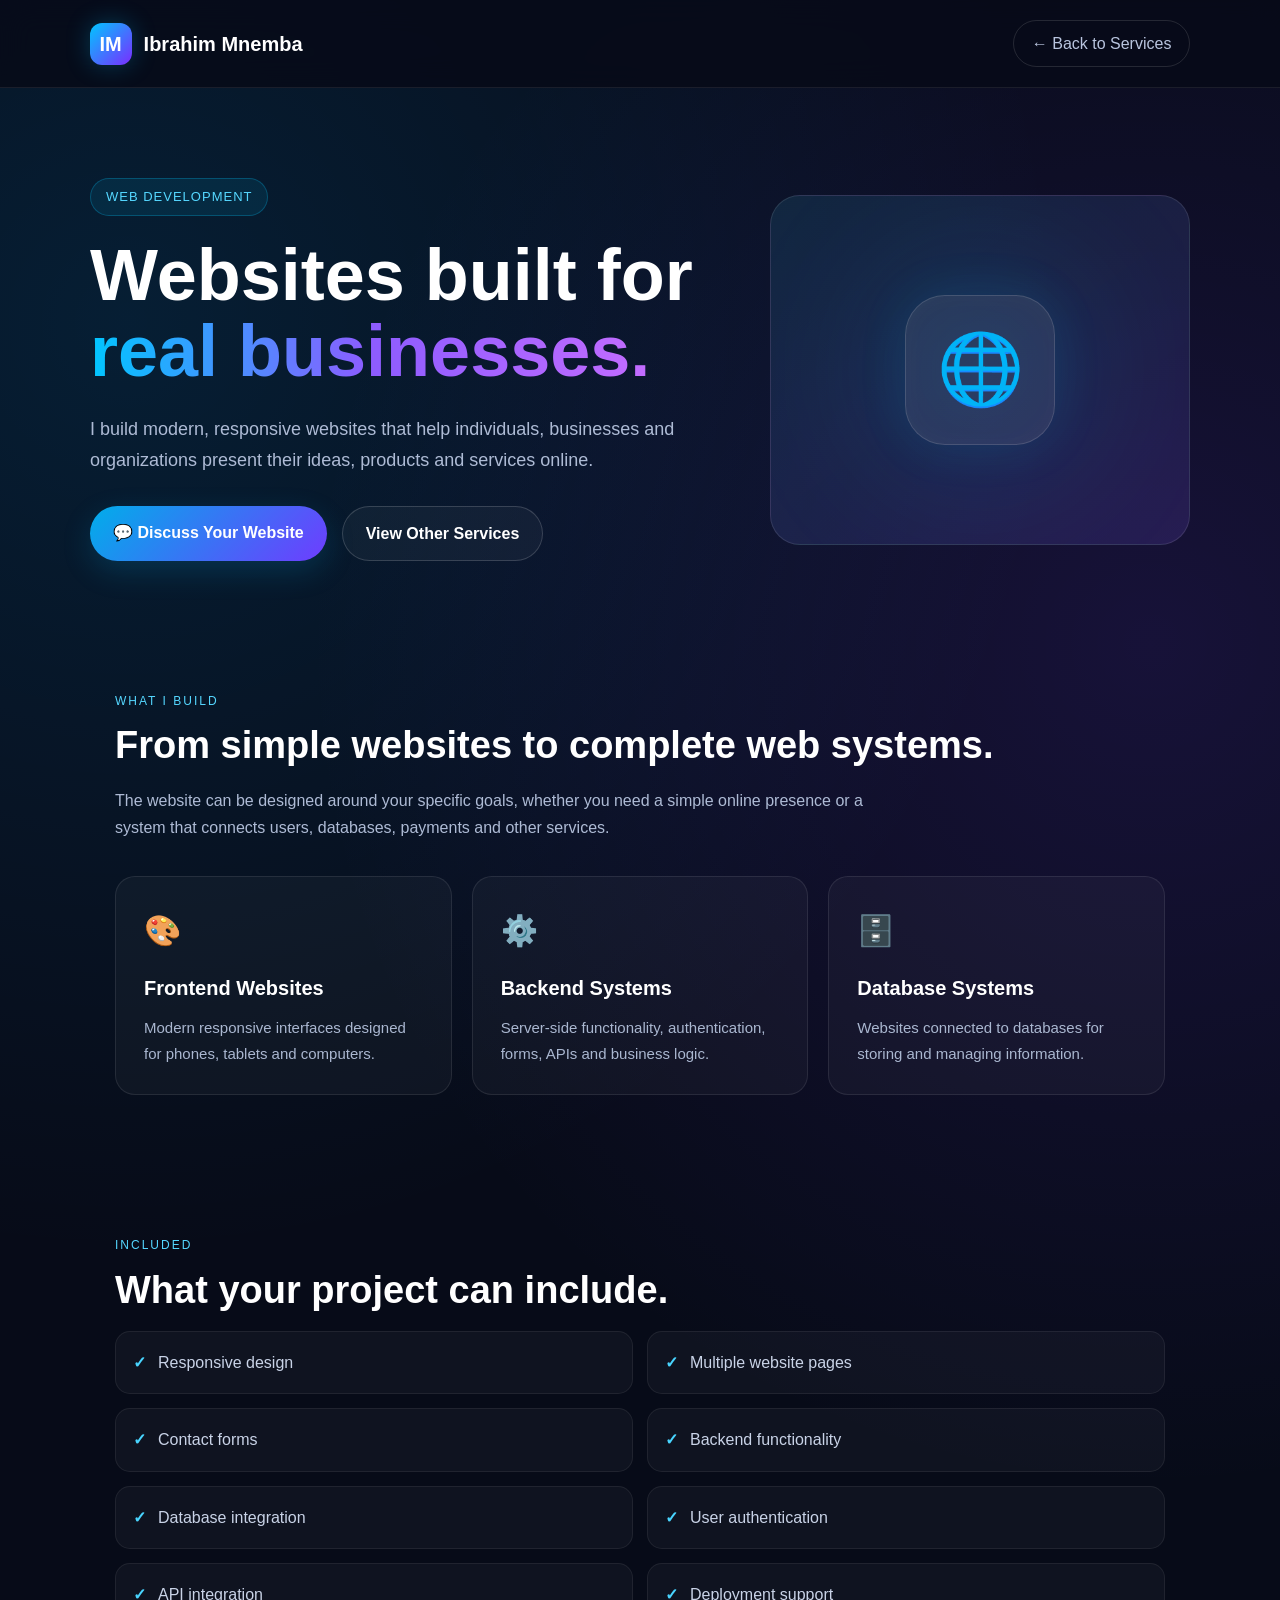
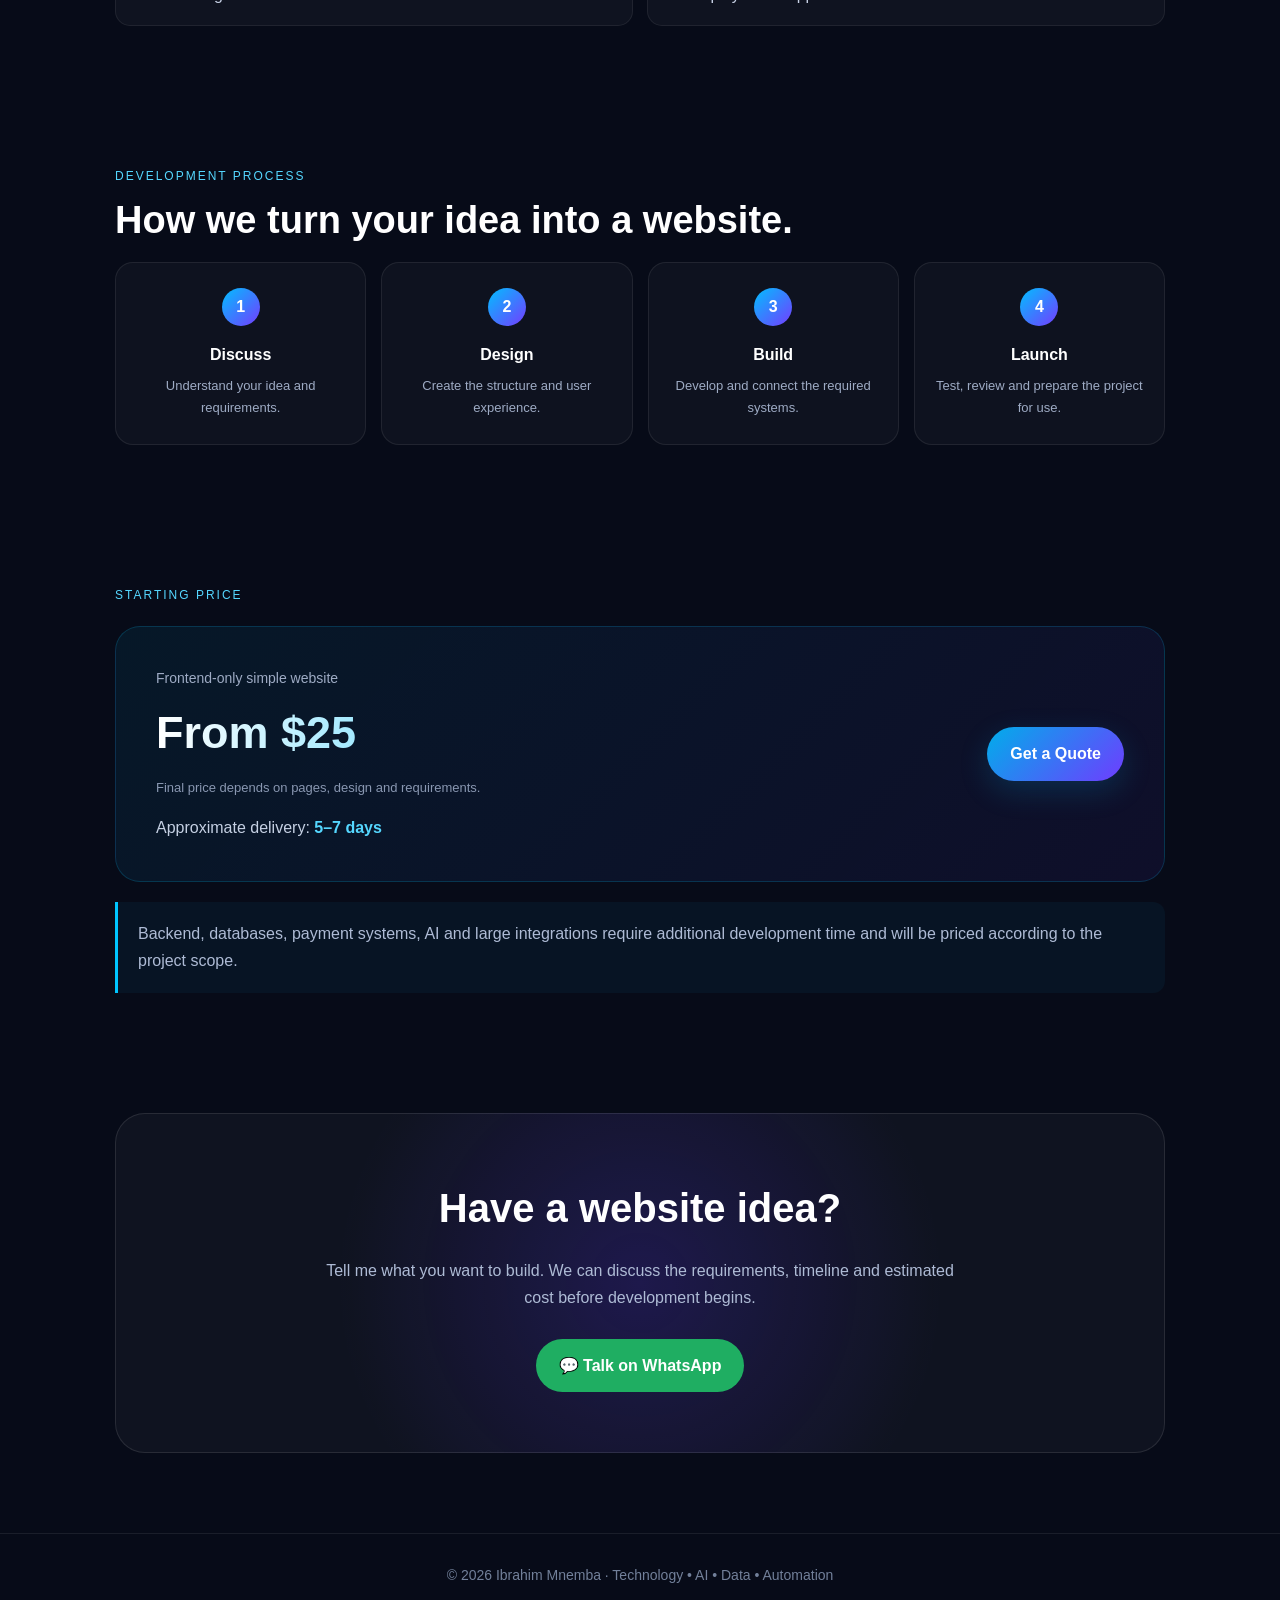
<file: services/web-development.html>
<!DOCTYPE html>
<html lang="en">
<head>
    <meta charset="UTF-8">
    <meta name="viewport" content="width=device-width, initial-scale=1.0">
    <title>Web Development | Ibrahim Mnemba</title>
    <link rel="stylesheet" href="service.css">
</head>

<body>

<nav class="navbar">
    <a href="../index.html" class="logo">
        <span class="logo-box">IM</span>
        Ibrahim Mnemba
    </a>

    <a href="../index.html#services" class="back-link">← Back to Services</a>
</nav>

<section class="service-hero">
    <div>
        <span class="service-label">WEB DEVELOPMENT</span>

        <h1>
            Websites built for
            <span class="gradient-text">real businesses.</span>
        </h1>

        <p class="hero-description">
            I build modern, responsive websites that help individuals,
            businesses and organizations present their ideas, products
            and services online.
        </p>

        <div class="hero-buttons">
            <a href="https://wa.me/255774302043?text=Hello%20Ibrahim,%20I%20am%20interested%20in%20web%20development."
               class="btn btn-primary">
                💬 Discuss Your Website
            </a>

            <a href="../index.html#services" class="btn btn-secondary">
                View Other Services
            </a>
        </div>
    </div>

    <div class="service-visual">
        <div class="visual-icon">🌐</div>
    </div>
</section>

<section class="section">
    <div class="section-label">What I Build</div>
    <h2>From simple websites to complete web systems.</h2>

    <p class="section-intro">
        The website can be designed around your specific goals,
        whether you need a simple online presence or a system that
        connects users, databases, payments and other services.
    </p>

    <div class="cards">
        <div class="card">
            <div class="card-icon">🎨</div>
            <h3>Frontend Websites</h3>
            <p>
                Modern responsive interfaces designed for phones,
                tablets and computers.
            </p>
        </div>

        <div class="card">
            <div class="card-icon">⚙️</div>
            <h3>Backend Systems</h3>
            <p>
                Server-side functionality, authentication, forms,
                APIs and business logic.
            </p>
        </div>

        <div class="card">
            <div class="card-icon">🗄️</div>
            <h3>Database Systems</h3>
            <p>
                Websites connected to databases for storing and
                managing information.
            </p>
        </div>
    </div>
</section>

<section class="section">
    <div class="section-label">Included</div>
    <h2>What your project can include.</h2>

    <div class="feature-list">
        <div class="feature"><span>✓</span> Responsive design</div>
        <div class="feature"><span>✓</span> Multiple website pages</div>
        <div class="feature"><span>✓</span> Contact forms</div>
        <div class="feature"><span>✓</span> Backend functionality</div>
        <div class="feature"><span>✓</span> Database integration</div>
        <div class="feature"><span>✓</span> User authentication</div>
        <div class="feature"><span>✓</span> API integration</div>
        <div class="feature"><span>✓</span> Deployment support</div>
    </div>
</section>

<section class="section">
    <div class="section-label">Development Process</div>
    <h2>How we turn your idea into a website.</h2>

    <div class="process">
        <div class="process-step">
            <div class="step-number">1</div>
            <h3>Discuss</h3>
            <p>Understand your idea and requirements.</p>
        </div>

        <div class="process-step">
            <div class="step-number">2</div>
            <h3>Design</h3>
            <p>Create the structure and user experience.</p>
        </div>

        <div class="process-step">
            <div class="step-number">3</div>
            <h3>Build</h3>
            <p>Develop and connect the required systems.</p>
        </div>

        <div class="process-step">
            <div class="step-number">4</div>
            <h3>Launch</h3>
            <p>Test, review and prepare the project for use.</p>
        </div>
    </div>
</section>

<section class="section">
    <div class="section-label">Starting Price</div>

    <div class="pricing-box">
        <div>
            <div class="price-label">Frontend-only simple website</div>
            <div class="price">From $25</div>
            <div class="price-note">
                Final price depends on pages, design and requirements.
            </div>
            <div class="delivery">
                Approximate delivery: <strong>5–7 days</strong>
            </div>
        </div>

        <a href="https://wa.me/255774302043?text=Hello%20Ibrahim,%20I%20would%20like%20a%20website."
           class="btn btn-primary">
            Get a Quote
        </a>
    </div>

    <div class="note">
        Backend, databases, payment systems, AI and large integrations
        require additional development time and will be priced according
        to the project scope.
    </div>
</section>

<div class="cta">
    <h2>Have a website idea?</h2>
    <p>
        Tell me what you want to build. We can discuss the requirements,
        timeline and estimated cost before development begins.
    </p>

    <a href="https://wa.me/255774302043?text=Hello%20Ibrahim,%20I%20want%20to%20discuss%20a%20website%20project."
       class="btn whatsapp">
        💬 Talk on WhatsApp
    </a>
</div>

<footer>
    © 2026 Ibrahim Mnemba · Technology • AI • Data • Automation
</footer>

</body>
</html>
</file>
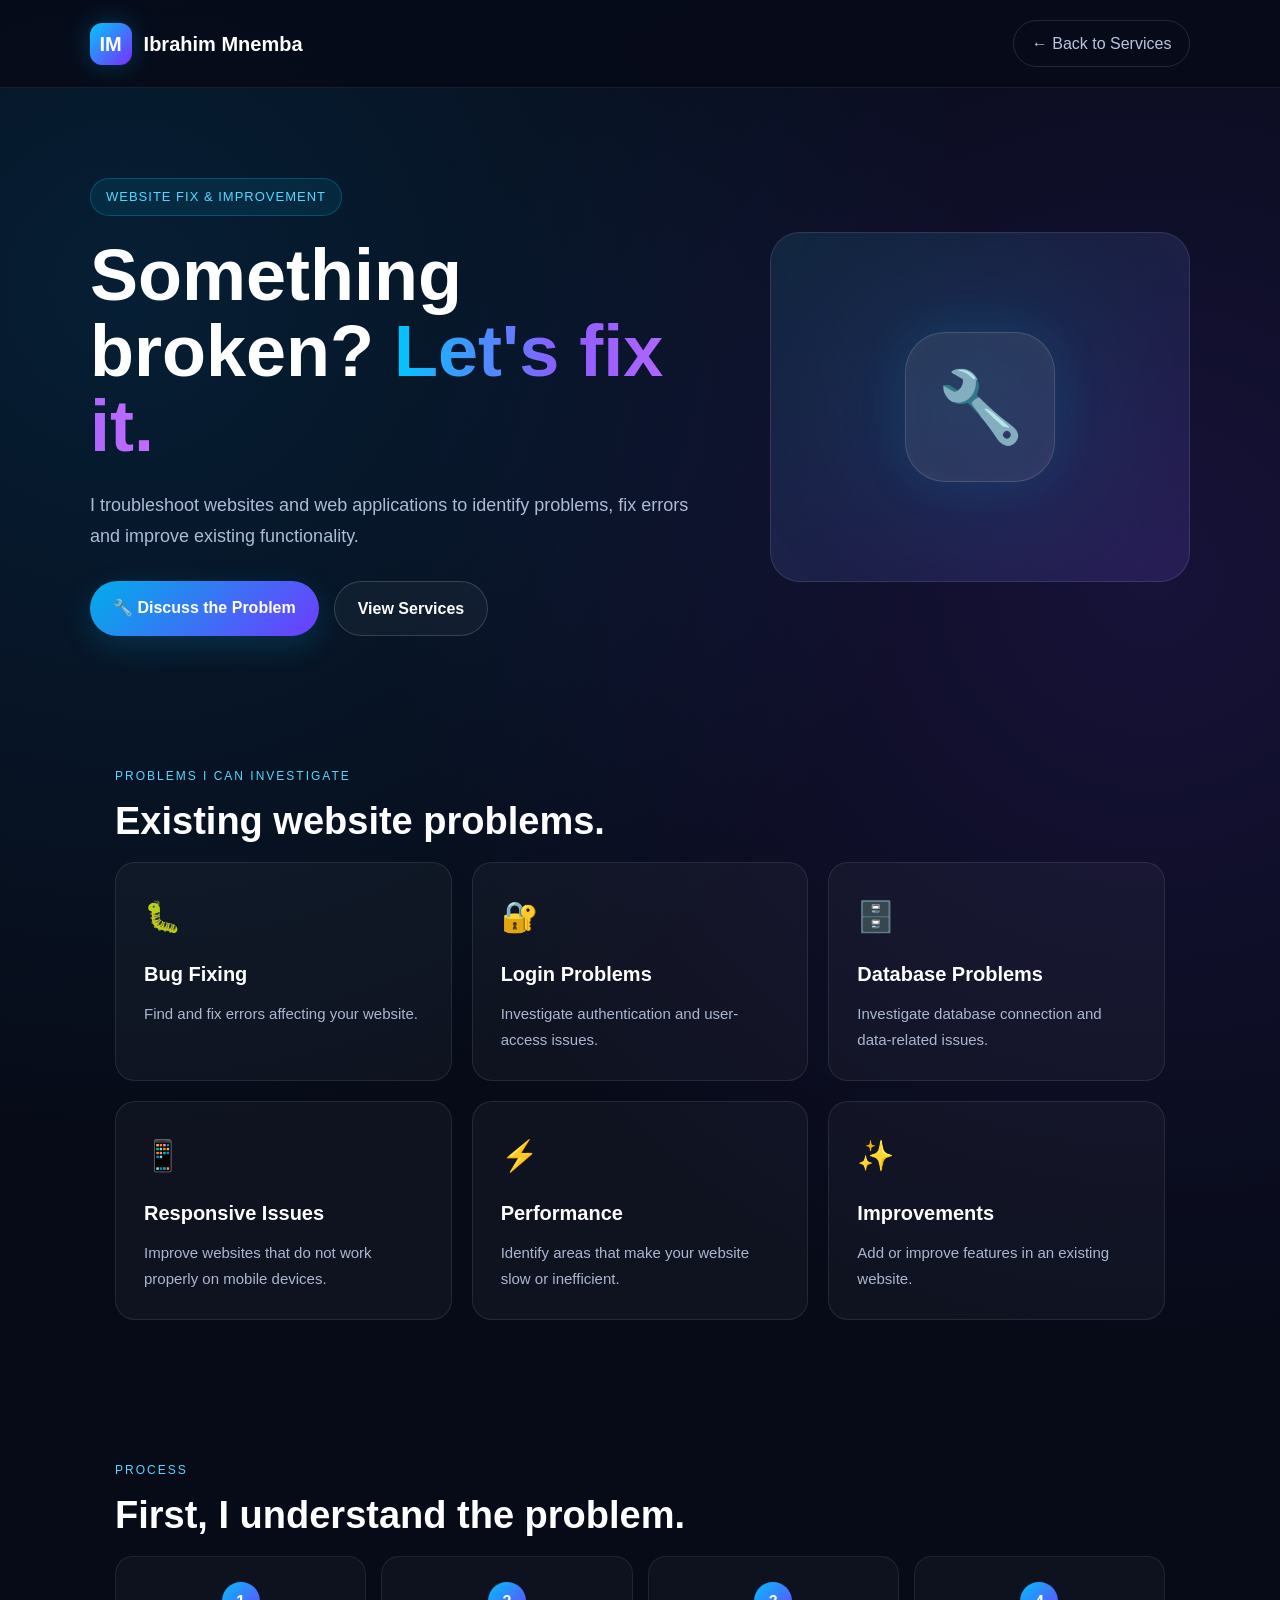
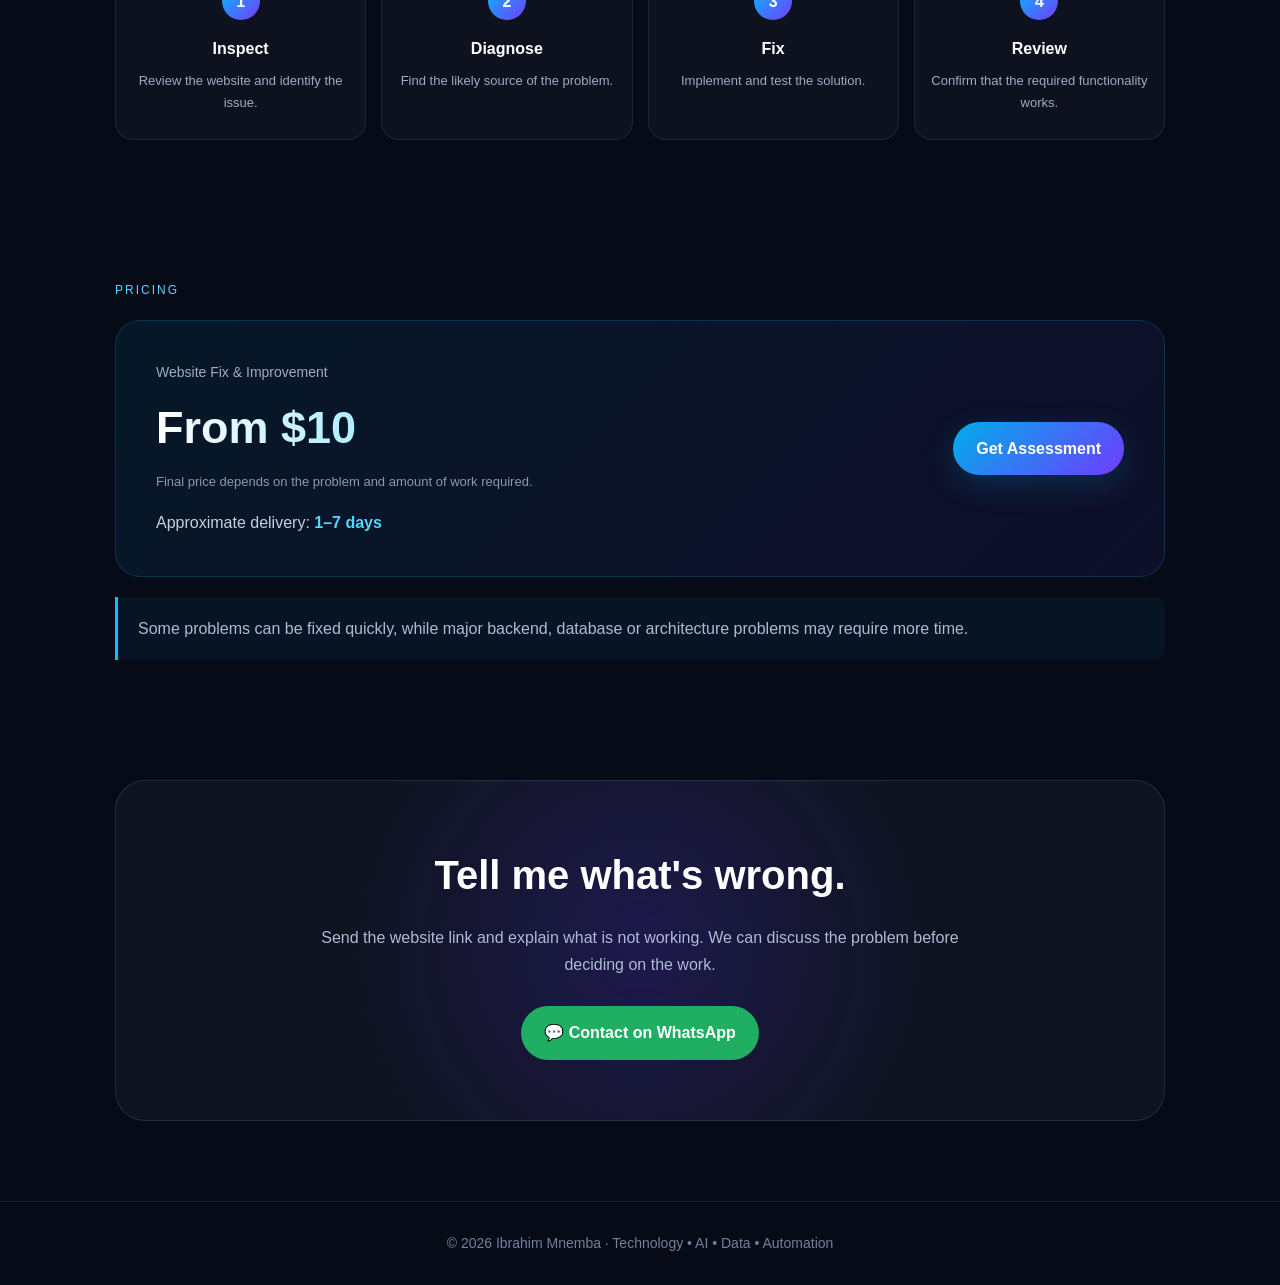
<file: services/website-fix.html>
<!DOCTYPE html>
<html lang="en">
<head>
    <meta charset="UTF-8">
    <meta name="viewport" content="width=device-width, initial-scale=1.0">
    <title>Website Fix & Improvement | Ibrahim Mnemba</title>
    <link rel="stylesheet" href="service.css">
</head>

<body>

<nav class="navbar">
    <a href="../index.html" class="logo">
        <span class="logo-box">IM</span>
        Ibrahim Mnemba
    </a>
    <a href="../index.html#services" class="back-link">← Back to Services</a>
</nav>

<section class="service-hero">
    <div>
        <span class="service-label">WEBSITE FIX & IMPROVEMENT</span>

        <h1>
            Something broken?
            <span class="gradient-text">Let's fix it.</span>
        </h1>

        <p class="hero-description">
            I troubleshoot websites and web applications to identify
            problems, fix errors and improve existing functionality.
        </p>

        <div class="hero-buttons">
            <a href="https://wa.me/255774302043?text=Hello%20Ibrahim,%20I%20need%20help%20fixing%20my%20website."
               class="btn btn-primary">
                🔧 Discuss the Problem
            </a>

            <a href="../index.html#services" class="btn btn-secondary">
                View Services
            </a>
        </div>
    </div>

    <div class="service-visual">
        <div class="visual-icon">🔧</div>
    </div>
</section>

<section class="section">
    <div class="section-label">Problems I Can Investigate</div>
    <h2>Existing website problems.</h2>

    <div class="cards">
        <div class="card">
            <div class="card-icon">🐛</div>
            <h3>Bug Fixing</h3>
            <p>Find and fix errors affecting your website.</p>
        </div>

        <div class="card">
            <div class="card-icon">🔐</div>
            <h3>Login Problems</h3>
            <p>Investigate authentication and user-access issues.</p>
        </div>

        <div class="card">
            <div class="card-icon">🗄️</div>
            <h3>Database Problems</h3>
            <p>Investigate database connection and data-related issues.</p>
        </div>

        <div class="card">
            <div class="card-icon">📱</div>
            <h3>Responsive Issues</h3>
            <p>Improve websites that do not work properly on mobile devices.</p>
        </div>

        <div class="card">
            <div class="card-icon">⚡</div>
            <h3>Performance</h3>
            <p>Identify areas that make your website slow or inefficient.</p>
        </div>

        <div class="card">
            <div class="card-icon">✨</div>
            <h3>Improvements</h3>
            <p>Add or improve features in an existing website.</p>
        </div>
    </div>
</section>

<section class="section">
    <div class="section-label">Process</div>
    <h2>First, I understand the problem.</h2>

    <div class="process">
        <div class="process-step">
            <div class="step-number">1</div>
            <h3>Inspect</h3>
            <p>Review the website and identify the issue.</p>
        </div>

        <div class="process-step">
            <div class="step-number">2</div>
            <h3>Diagnose</h3>
            <p>Find the likely source of the problem.</p>
        </div>

        <div class="process-step">
            <div class="step-number">3</div>
            <h3>Fix</h3>
            <p>Implement and test the solution.</p>
        </div>

        <div class="process-step">
            <div class="step-number">4</div>
            <h3>Review</h3>
            <p>Confirm that the required functionality works.</p>
        </div>
    </div>
</section>

<section class="section">
    <div class="section-label">Pricing</div>

    <div class="pricing-box">
        <div>
            <div class="price-label">Website Fix & Improvement</div>
            <div class="price">From $10</div>
            <div class="price-note">
                Final price depends on the problem and amount of work required.
            </div>
            <div class="delivery">
                Approximate delivery: <strong>1–7 days</strong>
            </div>
        </div>

        <a href="https://wa.me/255774302043?text=Hello%20Ibrahim,%20I%20want%20to%20fix%20my%20website."
           class="btn btn-primary">
            Get Assessment
        </a>
    </div>

    <div class="note">
        Some problems can be fixed quickly, while major backend,
        database or architecture problems may require more time.
    </div>
</section>

<div class="cta">
    <h2>Tell me what's wrong.</h2>
    <p>
        Send the website link and explain what is not working.
        We can discuss the problem before deciding on the work.
    </p>

    <a href="https://wa.me/255774302043?text=Hello%20Ibrahim,%20my%20website%20has%20a%20problem%20and%20I%20would%20like%20help."
       class="btn whatsapp">
        💬 Contact on WhatsApp
    </a>
</div>

<footer>
    © 2026 Ibrahim Mnemba · Technology • AI • Data • Automation
</footer>

</body>
</html>
</file>
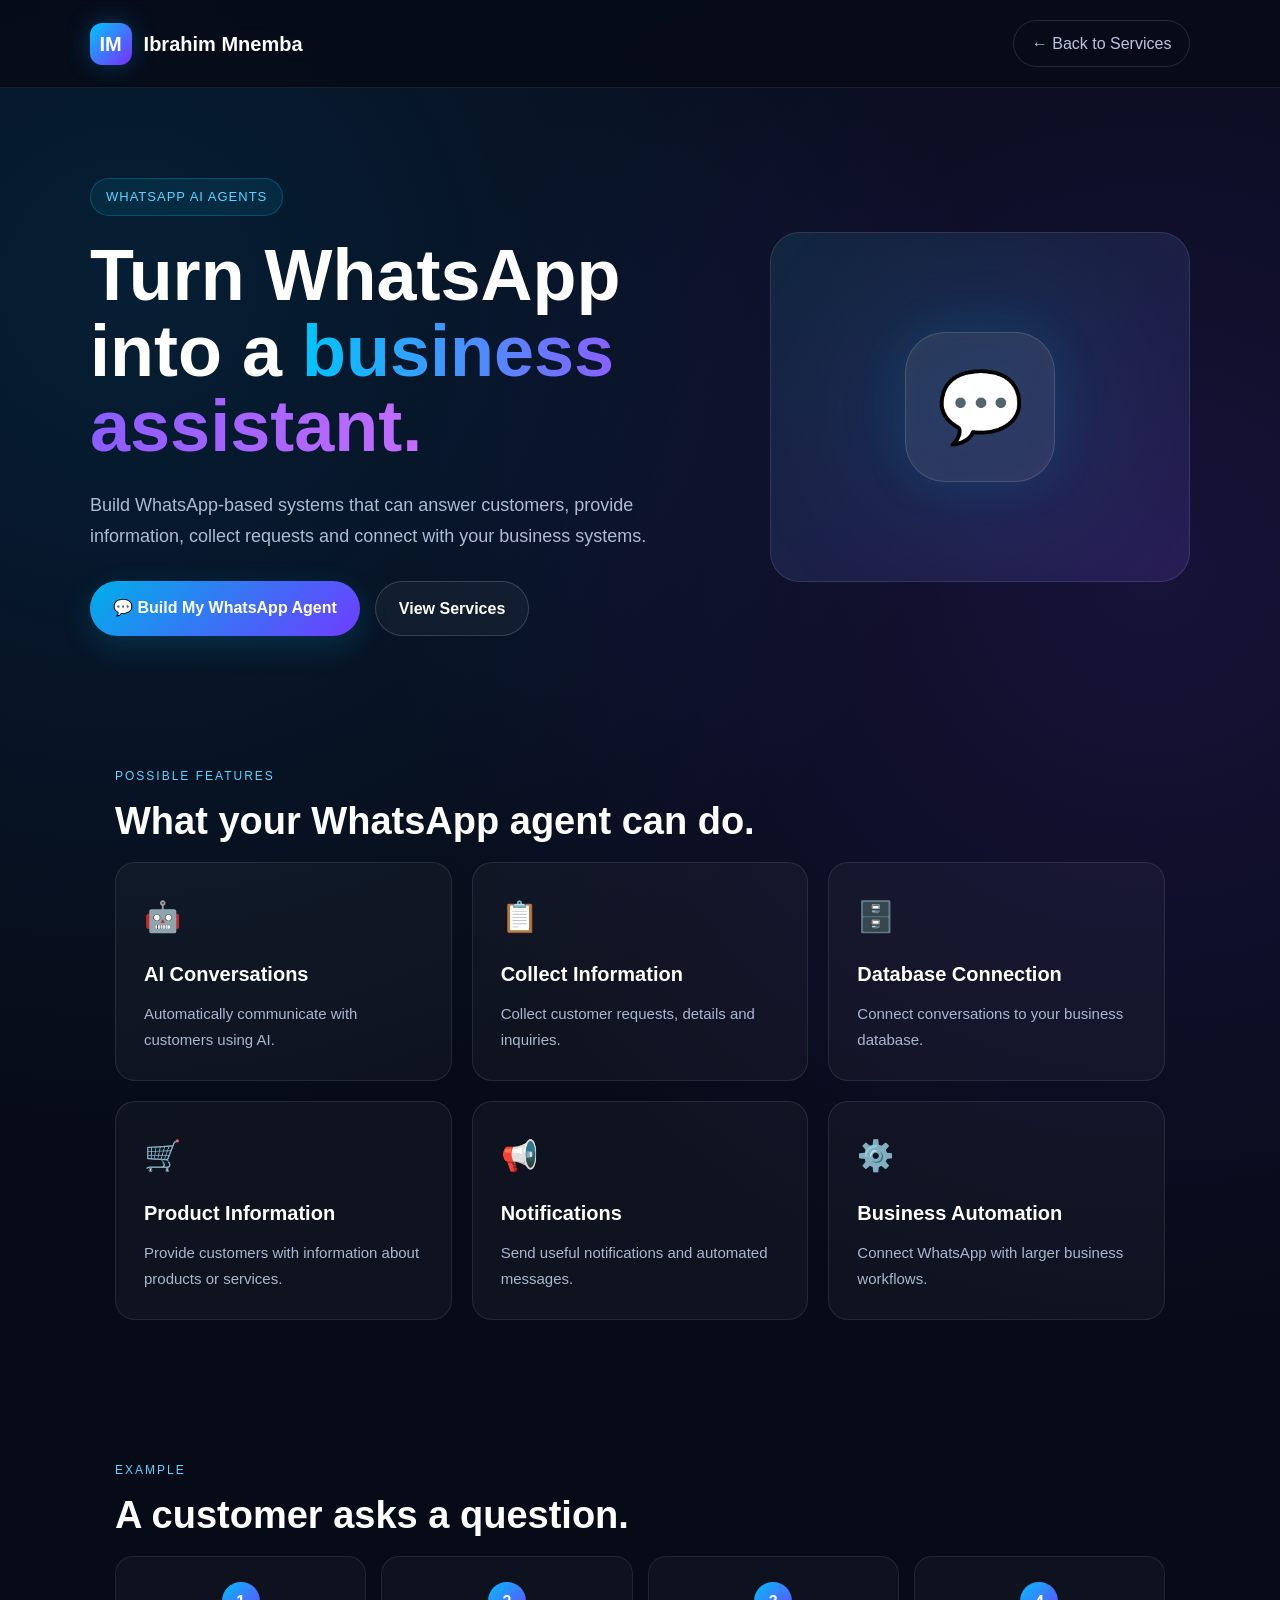
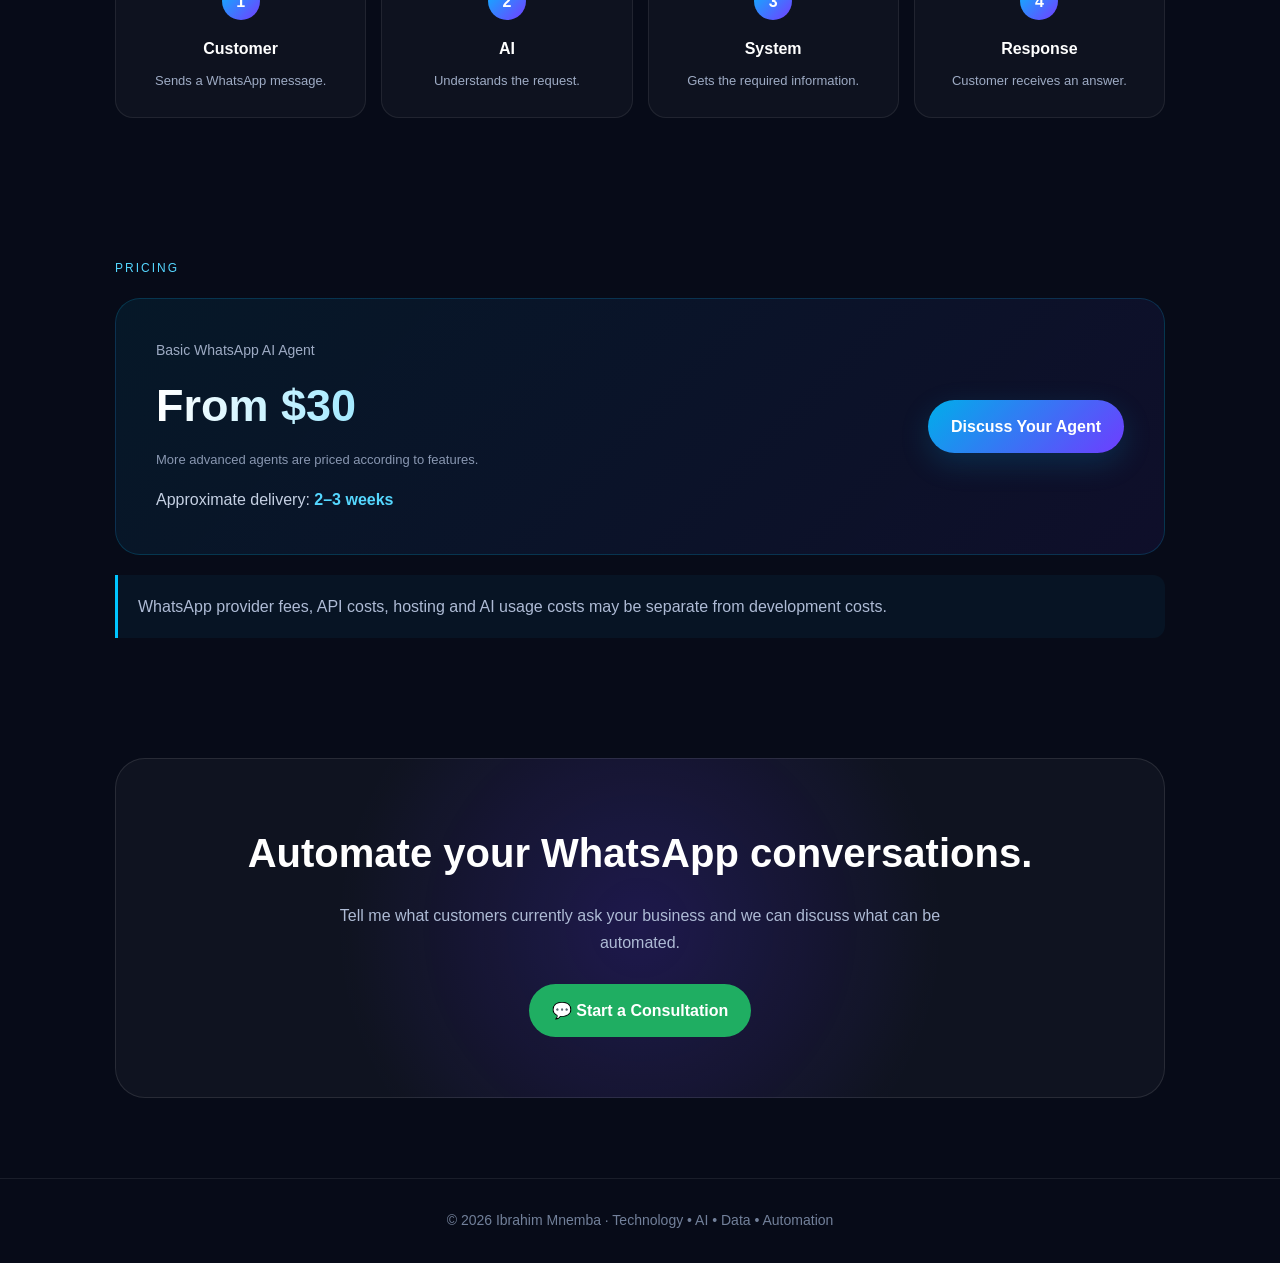
<file: services/whatsapp-ai-agents.html>
<!DOCTYPE html>
<html lang="en">
<head>
    <meta charset="UTF-8">
    <meta name="viewport" content="width=device-width, initial-scale=1.0">
    <title>WhatsApp AI Agents | Ibrahim Mnemba</title>
    <link rel="stylesheet" href="service.css">
</head>

<body>

<nav class="navbar">
    <a href="../index.html" class="logo">
        <span class="logo-box">IM</span>
        Ibrahim Mnemba
    </a>
    <a href="../index.html#services" class="back-link">← Back to Services</a>
</nav>

<section class="service-hero">
    <div>
        <span class="service-label">WHATSAPP AI AGENTS</span>

        <h1>
            Turn WhatsApp into a
            <span class="gradient-text">business assistant.</span>
        </h1>

        <p class="hero-description">
            Build WhatsApp-based systems that can answer customers,
            provide information, collect requests and connect with
            your business systems.
        </p>

        <div class="hero-buttons">
            <a href="https://wa.me/255774302043?text=Hello%20Ibrahim,%20I%20am%20interested%20in%20a%20WhatsApp%20AI%20agent."
               class="btn btn-primary">
                💬 Build My WhatsApp Agent
            </a>

            <a href="../index.html#services" class="btn btn-secondary">
                View Services
            </a>
        </div>
    </div>

    <div class="service-visual">
        <div class="visual-icon">💬</div>
    </div>
</section>

<section class="section">
    <div class="section-label">Possible Features</div>
    <h2>What your WhatsApp agent can do.</h2>

    <div class="cards">
        <div class="card">
            <div class="card-icon">🤖</div>
            <h3>AI Conversations</h3>
            <p>Automatically communicate with customers using AI.</p>
        </div>

        <div class="card">
            <div class="card-icon">📋</div>
            <h3>Collect Information</h3>
            <p>Collect customer requests, details and inquiries.</p>
        </div>

        <div class="card">
            <div class="card-icon">🗄️</div>
            <h3>Database Connection</h3>
            <p>Connect conversations to your business database.</p>
        </div>

        <div class="card">
            <div class="card-icon">🛒</div>
            <h3>Product Information</h3>
            <p>Provide customers with information about products or services.</p>
        </div>

        <div class="card">
            <div class="card-icon">📢</div>
            <h3>Notifications</h3>
            <p>Send useful notifications and automated messages.</p>
        </div>

        <div class="card">
            <div class="card-icon">⚙️</div>
            <h3>Business Automation</h3>
            <p>Connect WhatsApp with larger business workflows.</p>
        </div>
    </div>
</section>

<section class="section">
    <div class="section-label">Example</div>
    <h2>A customer asks a question.</h2>

    <div class="process">
        <div class="process-step">
            <div class="step-number">1</div>
            <h3>Customer</h3>
            <p>Sends a WhatsApp message.</p>
        </div>

        <div class="process-step">
            <div class="step-number">2</div>
            <h3>AI</h3>
            <p>Understands the request.</p>
        </div>

        <div class="process-step">
            <div class="step-number">3</div>
            <h3>System</h3>
            <p>Gets the required information.</p>
        </div>

        <div class="process-step">
            <div class="step-number">4</div>
            <h3>Response</h3>
            <p>Customer receives an answer.</p>
        </div>
    </div>
</section>

<section class="section">
    <div class="section-label">Pricing</div>

    <div class="pricing-box">
        <div>
            <div class="price-label">Basic WhatsApp AI Agent</div>
            <div class="price">From $30</div>
            <div class="price-note">
                More advanced agents are priced according to features.
            </div>
            <div class="delivery">
                Approximate delivery: <strong>2–3 weeks</strong>
            </div>
        </div>

        <a href="https://wa.me/255774302043?text=Hello%20Ibrahim,%20I%20want%20a%20WhatsApp%20AI%20agent."
           class="btn btn-primary">
            Discuss Your Agent
        </a>
    </div>

    <div class="note">
        WhatsApp provider fees, API costs, hosting and AI usage costs
        may be separate from development costs.
    </div>
</section>

<div class="cta">
    <h2>Automate your WhatsApp conversations.</h2>
    <p>
        Tell me what customers currently ask your business and we can
        discuss what can be automated.
    </p>

    <a href="https://wa.me/255774302043?text=Hello%20Ibrahim,%20I%20want%20to%20automate%20my%20WhatsApp."
       class="btn whatsapp">
        💬 Start a Consultation
    </a>
</div>

<footer>
    © 2026 Ibrahim Mnemba · Technology • AI • Data • Automation
</footer>

</body>
</html>
</file>
<file: services/service.css>
* {
    margin: 0;
    padding: 0;
    box-sizing: border-box;
}

html {
    scroll-behavior: smooth;
}

body {
    font-family: Arial, Helvetica, sans-serif;
    background:
        radial-gradient(circle at 10% 10%, rgba(0, 170, 255, 0.12), transparent 30%),
        radial-gradient(circle at 90% 20%, rgba(120, 60, 255, 0.14), transparent 30%),
        #070b18;
    color: #ffffff;
    min-height: 100vh;
    line-height: 1.7;
}

/* =========================
   NAVBAR
========================= */

.navbar {
    width: 100%;
    padding: 20px 7%;
    display: flex;
    justify-content: space-between;
    align-items: center;
    position: relative;
    z-index: 10;
    border-bottom: 1px solid rgba(255,255,255,0.08);
    background: rgba(7, 11, 24, 0.88);
    backdrop-filter: blur(15px);
}

.logo {
    display: flex;
    align-items: center;
    gap: 12px;
    text-decoration: none;
    color: white;
    font-weight: bold;
    font-size: 20px;
}

.logo-box {
    width: 42px;
    height: 42px;
    display: flex;
    justify-content: center;
    align-items: center;
    border-radius: 12px;
    background: linear-gradient(135deg, #00c6ff, #7b2cff);
    font-weight: 900;
    box-shadow: 0 0 25px rgba(0, 198, 255, 0.25);
}

.back-link {
    color: #b9c5df;
    text-decoration: none;
    padding: 9px 18px;
    border: 1px solid rgba(255,255,255,0.12);
    border-radius: 25px;
    transition: 0.3s;
}

.back-link:hover {
    color: white;
    border-color: #00c6ff;
    background: rgba(0,198,255,0.08);
}

/* =========================
   HERO
========================= */

.service-hero {
    max-width: 1150px;
    margin: auto;
    padding: 90px 25px 60px;
    display: grid;
    grid-template-columns: 1.2fr 0.8fr;
    gap: 50px;
    align-items: center;
}

.service-label {
    display: inline-block;
    padding: 7px 15px;
    border-radius: 30px;
    background: rgba(0,198,255,0.09);
    border: 1px solid rgba(0,198,255,0.25);
    color: #55d7ff;
    font-size: 13px;
    letter-spacing: 1px;
    margin-bottom: 22px;
}

.service-hero h1 {
    font-size: clamp(42px, 6vw, 72px);
    line-height: 1.05;
    margin-bottom: 25px;
}

.gradient-text {
    background: linear-gradient(90deg, #00c6ff, #8d5cff, #c36cff);
    -webkit-background-clip: text;
    -webkit-text-fill-color: transparent;
}

.hero-description {
    color: #aebbd5;
    font-size: 18px;
    max-width: 700px;
    margin-bottom: 30px;
}

.hero-buttons {
    display: flex;
    gap: 15px;
    flex-wrap: wrap;
}

.btn {
    display: inline-block;
    text-decoration: none;
    padding: 13px 23px;
    border-radius: 30px;
    font-weight: bold;
    transition: 0.3s;
}

.btn-primary {
    color: white;
    background: linear-gradient(135deg, #00aeea, #6f3cff);
    box-shadow: 0 10px 30px rgba(0, 174, 234, 0.18);
}

.btn-primary:hover {
    transform: translateY(-3px);
    box-shadow: 0 15px 35px rgba(0, 174, 234, 0.3);
}

.btn-secondary {
    color: white;
    border: 1px solid rgba(255,255,255,0.16);
    background: rgba(255,255,255,0.04);
}

.btn-secondary:hover {
    background: rgba(255,255,255,0.08);
    transform: translateY(-3px);
}

/* =========================
   HERO VISUAL
========================= */

.service-visual {
    min-height: 350px;
    border-radius: 30px;
    border: 1px solid rgba(255,255,255,0.1);
    background:
        linear-gradient(145deg, rgba(0,198,255,0.08), rgba(115,60,255,0.12)),
        rgba(255,255,255,0.03);
    padding: 30px;
    display: flex;
    justify-content: center;
    align-items: center;
    position: relative;
    overflow: hidden;
}

.service-visual::before {
    content: "";
    width: 220px;
    height: 220px;
    position: absolute;
    background: rgba(0,198,255,0.12);
    filter: blur(70px);
    border-radius: 50%;
}

.visual-icon {
    width: 150px;
    height: 150px;
    border-radius: 40px;
    display: flex;
    align-items: center;
    justify-content: center;
    font-size: 70px;
    background: rgba(255,255,255,0.07);
    border: 1px solid rgba(255,255,255,0.14);
    box-shadow:
        0 0 50px rgba(0,198,255,0.1),
        inset 0 0 30px rgba(255,255,255,0.03);
    position: relative;
    z-index: 2;
}

/* =========================
   GENERAL SECTIONS
========================= */

.section {
    max-width: 1100px;
    margin: auto;
    padding: 70px 25px;
}

.section-label {
    color: #55d7ff;
    text-transform: uppercase;
    font-size: 12px;
    letter-spacing: 2px;
    margin-bottom: 12px;
}

.section h2 {
    font-size: 38px;
    line-height: 1.2;
    margin-bottom: 18px;
}

.section-intro {
    color: #aebbd5;
    max-width: 750px;
    margin-bottom: 35px;
}

/* =========================
   CARDS
========================= */

.cards {
    display: grid;
    grid-template-columns: repeat(3, 1fr);
    gap: 20px;
}

.card {
    padding: 28px;
    border-radius: 20px;
    border: 1px solid rgba(255,255,255,0.09);
    background: rgba(255,255,255,0.035);
    transition: 0.3s;
}

.card:hover {
    transform: translateY(-5px);
    border-color: rgba(0,198,255,0.35);
    background: rgba(255,255,255,0.055);
}

.card-icon {
    font-size: 30px;
    margin-bottom: 15px;
}

.card h3 {
    font-size: 20px;
    margin-bottom: 10px;
}

.card p {
    color: #aab7d0;
    font-size: 15px;
}

/* =========================
   FEATURES
========================= */

.feature-list {
    display: grid;
    grid-template-columns: repeat(2, 1fr);
    gap: 14px;
}

.feature {
    display: flex;
    gap: 12px;
    padding: 17px;
    border-radius: 15px;
    background: rgba(255,255,255,0.035);
    border: 1px solid rgba(255,255,255,0.07);
    color: #c9d3e7;
}

.feature span {
    color: #49d5ff;
    font-weight: bold;
}

/* =========================
   PROCESS
========================= */

.process {
    display: grid;
    grid-template-columns: repeat(4, 1fr);
    gap: 15px;
}

.process-step {
    text-align: center;
    padding: 25px 15px;
    border-radius: 18px;
    border: 1px solid rgba(255,255,255,0.08);
    background: rgba(255,255,255,0.03);
}

.step-number {
    width: 38px;
    height: 38px;
    margin: 0 auto 15px;
    border-radius: 50%;
    display: flex;
    justify-content: center;
    align-items: center;
    background: linear-gradient(135deg, #00bfff, #743cff);
    font-weight: bold;
}

.process-step h3 {
    font-size: 16px;
    margin-bottom: 7px;
}

.process-step p {
    color: #9eabc4;
    font-size: 13px;
}

/* =========================
   PRICING
========================= */

.pricing-box {
    margin-top: 20px;
    padding: 40px;
    border-radius: 25px;
    border: 1px solid rgba(0,198,255,0.18);
    background:
        linear-gradient(135deg, rgba(0,198,255,0.07), rgba(111,60,255,0.08));
    display: flex;
    justify-content: space-between;
    align-items: center;
    gap: 30px;
}

.price-label {
    color: #9eabc4;
    font-size: 14px;
}

.price {
    font-size: 45px;
    font-weight: bold;
    margin: 5px 0;
    background: linear-gradient(90deg, #ffffff, #6bdcff);
    -webkit-background-clip: text;
    -webkit-text-fill-color: transparent;
}

.price-note {
    color: #8997b1;
    font-size: 13px;
}

.delivery {
    color: #c5d0e3;
    margin-top: 15px;
}

.delivery strong {
    color: #55d7ff;
}

/* =========================
   NOTE
========================= */

.note {
    margin-top: 20px;
    padding: 18px 20px;
    border-left: 3px solid #00c6ff;
    background: rgba(0,198,255,0.05);
    color: #aebbd5;
    border-radius: 0 12px 12px 0;
}

/* =========================
   CTA
========================= */

.cta {
    max-width: 1050px;
    margin: 50px auto 80px;
    padding: 60px 30px;
    text-align: center;
    border-radius: 30px;
    background:
        radial-gradient(circle at center, rgba(90,50,255,0.2), transparent 55%),
        rgba(255,255,255,0.035);
    border: 1px solid rgba(255,255,255,0.1);
}

.cta h2 {
    font-size: 40px;
    margin-bottom: 15px;
}

.cta p {
    max-width: 650px;
    margin: 0 auto 28px;
    color: #aebbd5;
}

.whatsapp {
    background: #1fae62;
    color: white;
}

.whatsapp:hover {
    background: #179451;
    transform: translateY(-3px);
}

/* =========================
   FOOTER
========================= */

footer {
    text-align: center;
    padding: 30px 20px;
    border-top: 1px solid rgba(255,255,255,0.08);
    color: #72809a;
    font-size: 14px;
}

footer a {
    color: #55d7ff;
    text-decoration: none;
}

/* =========================
   RESPONSIVE
========================= */

@media (max-width: 950px) {
    .service-hero {
        grid-template-columns: 1fr;
    }

    .service-visual {
        min-height: 250px;
    }

    .cards {
        grid-template-columns: repeat(2, 1fr);
    }

    .process {
        grid-template-columns: repeat(2, 1fr);
    }
}

@media (max-width: 700px) {
    .navbar {
        padding: 15px 5%;
    }

    .back-link {
        font-size: 13px;
        padding: 7px 13px;
    }

    .service-hero {
        padding: 60px 20px 40px;
    }

    .service-hero h1 {
        font-size: 43px;
    }

    .hero-description {
        font-size: 16px;
    }

    .section {
        padding: 50px 20px;
    }

    .section h2 {
        font-size: 30px;
    }

    .cards,
    .feature-list,
    .process {
        grid-template-columns: 1fr;
    }

    .pricing-box {
        flex-direction: column;
        align-items: flex-start;
        padding: 30px;
    }

    .price {
        font-size: 38px;
    }

    .cta {
        margin: 30px 20px 60px;
        padding: 45px 20px;
    }

    .cta h2 {
        font-size: 31px;
    }
}
</file>
